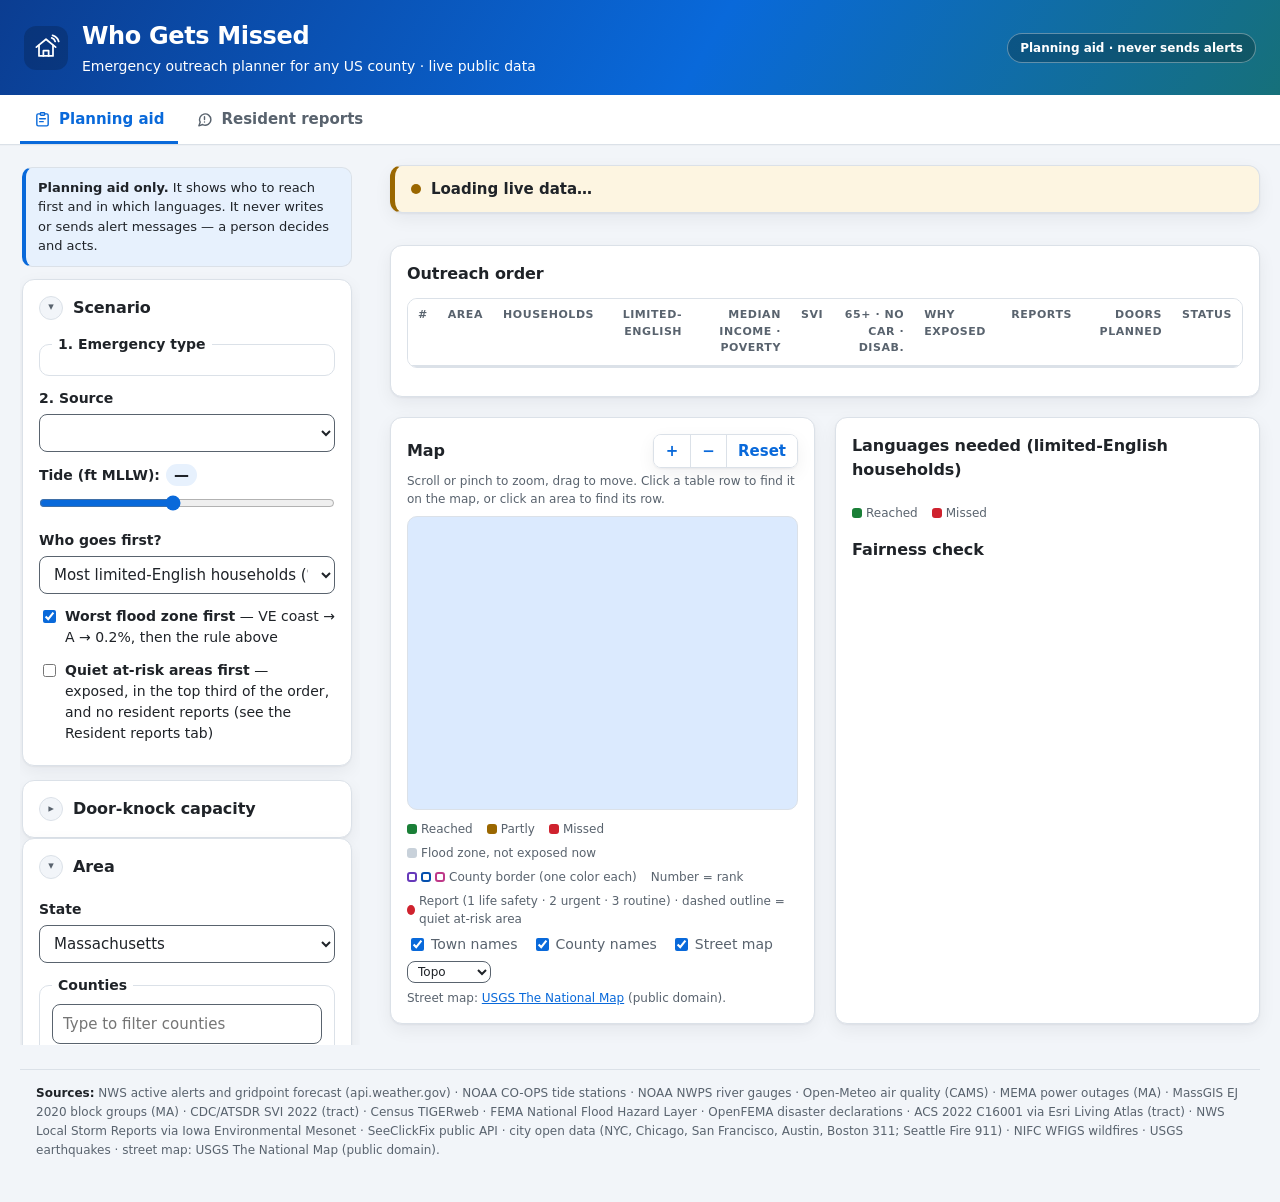
<file: demo/index.html>
<!doctype html>
<html lang="en">
<head>
<meta charset="utf-8">
<meta name="viewport" content="width=device-width,initial-scale=1">
<title>Who Gets Missed — Emergency Outreach Planner</title>
<style>
/* ---------- theme ---------- */
:root{color-scheme:light dark;
  --bg:#f2f5f9;--card:#ffffff;--fg:#1f2328;--muted:#59636e;--line:#dbe1e8;--accent:#0969da;--accent-ink:#0550ae;--accent-soft:#e7f1fd;
  --row-hl:#f3f8ff;--zebra:#f8fafc;--ok:#1a7f37;--ok-soft:#e9f6ec;--part:#9a6700;--part-soft:#fdf5e1;--miss:#cf222e;--miss-soft:#fdeeee;
  --water:#dbeafe;--land:#eef1f4;--zone:#c8d1da;--county:#6639ba;--cty0:#6639ba;--cty1:#0550ae;--cty2:#bf3989;--cty3:#1b7c83;--cty4:#7d4e2d;--cty5:#424a53;
  --hero1:#0b3d91;--hero2:#0969da;--hero3:#16707a;--radius:12px;
  --shadow:0 1px 2px rgba(15,23,42,.05),0 6px 18px rgba(15,23,42,.06);--shadow-lift:0 2px 4px rgba(15,23,42,.06),0 10px 24px rgba(15,23,42,.10)}
@media (prefers-color-scheme:dark){:root{
  --bg:#0d1117;--card:#161b22;--fg:#e6edf3;--muted:#9198a1;--line:#30363d;--accent:#4493f8;--accent-ink:#6cb0ff;--accent-soft:#10243f;
  --row-hl:#182433;--zebra:#1a2029;--ok:#3fb950;--ok-soft:#0f2a1a;--part:#d29922;--part-soft:#2b220c;--miss:#f85149;--miss-soft:#2d1416;
  --water:#102a43;--land:#21262d;--zone:#3d444d;--county:#d2a8ff;--cty0:#d2a8ff;--cty1:#79c0ff;--cty2:#ff9bce;--cty3:#56d4dd;--cty4:#c9a27e;--cty5:#b1bac4;
  --hero1:#0d2547;--hero2:#12407a;--hero3:#0f4f57;--shadow:0 1px 2px rgba(0,0,0,.4);--shadow-lift:0 4px 16px rgba(0,0,0,.5)}}
*{box-sizing:border-box}
[hidden]{display:none !important}
body{margin:0;font:15px/1.5 system-ui,-apple-system,"Segoe UI",Roboto,sans-serif;background:var(--bg);color:var(--fg);-webkit-font-smoothing:antialiased}
a{color:var(--accent)}
h1{margin:0;font-size:24px;font-weight:750;letter-spacing:-.015em}
h2{font-size:16px;font-weight:650;margin:0 0 12px;letter-spacing:-.005em}
.muted{color:var(--muted);font-size:12px}
.visually-hidden{position:absolute;width:1px;height:1px;overflow:hidden;clip:rect(0 0 0 0);white-space:nowrap}
:focus-visible{outline:2px solid var(--accent);outline-offset:2px}

/* ---------- header and tabs ---------- */
header.hero{display:flex;align-items:center;justify-content:space-between;gap:16px;flex-wrap:wrap;padding:18px 24px;color:#fff;
  background:linear-gradient(120deg,var(--hero1),var(--hero2) 55%,var(--hero3))}
.brand{display:flex;align-items:center;gap:14px}
.logo{width:44px;height:44px;flex:none;border-radius:12px;background:rgba(0,0,0,.18);padding:8px;color:#fff}
header.hero .sub{color:#fff;margin:2px 0 0;font-size:14px}
.hero-chip{margin:0;padding:5px 12px;border-radius:999px;font-size:12px;font-weight:600;color:#fff;background:rgba(0,0,0,.22);border:1px solid rgba(255,255,255,.35);white-space:nowrap}
.tabs{display:flex;gap:4px;padding:0 20px;background:var(--card);border-bottom:1px solid var(--line);box-shadow:0 1px 0 rgba(15,23,42,.02)}
.tabs button{width:auto;display:inline-flex;align-items:center;gap:8px;background:transparent;color:var(--muted);border:0;border-bottom:3px solid transparent;
  border-radius:0;padding:13px 14px 10px;margin:0;font-weight:650;box-shadow:none}
.tabs button:hover{color:var(--fg);background:transparent}
.tabs button[aria-selected="true"]{color:var(--accent);border-bottom-color:var(--accent);background:transparent}
.tabs button svg{width:17px;height:17px;flex:none}
.tabs .badge{margin-left:2px}
.banner{margin:14px 20px 0;padding:10px 14px;border-radius:10px;border:1px solid var(--line);border-left:4px solid var(--part);background:var(--part-soft);color:var(--fg);font-size:13px}

/* ---------- layout ---------- */
.layout{display:grid;grid-template-columns:350px 1fr;gap:20px;padding:20px;align-items:start}
/* Grid items may shrink below their content (wide table, long option text) instead of widening the page. */
.layout>*{min-width:0}
/* Left panel scrolls on its own and stays in view while the results scroll. */
.layout>aside{position:sticky;top:10px;max-height:calc(100vh - 20px);overflow-y:auto;overscroll-behavior:contain;padding:2px 8px 2px 2px;scrollbar-gutter:stable;scrollbar-width:thin}
@media (max-width:900px){.layout{grid-template-columns:1fr;padding:14px}.layout>aside{position:static;max-height:none;overflow:visible;padding:0}}
.card{background:var(--card);color:var(--fg);border:1px solid var(--line);border-radius:var(--radius);padding:16px;box-shadow:var(--shadow)}
aside .card+.card{margin-top:14px}
.grid2{display:grid;grid-template-columns:1fr 1fr;gap:20px;margin-top:20px}
@media (max-width:1100px){.grid2{grid-template-columns:1fr}}
.safety,.sos{margin:0 0 6px;padding:10px 12px;border-radius:10px;border:1px solid var(--line);border-left:4px solid var(--accent);background:var(--accent-soft);color:var(--fg);font-size:13px}
.sos{border-left-color:var(--miss);background:var(--miss-soft)}
footer.sources{margin:4px 20px 28px;padding:14px 16px;border-top:1px solid var(--line);color:var(--muted);font-size:12px;line-height:1.6}
footer.sources strong{color:var(--fg)}

/* ---------- collapsible left-panel cards ---------- */
details.fold>summary{display:flex;align-items:center;gap:10px;cursor:pointer;list-style:none;margin:-8px -10px;padding:8px 10px;border-radius:10px;transition:background-color .15s}
details.fold>summary:hover{background:var(--row-hl)}
details.fold>summary::-webkit-details-marker{display:none}
details.fold>summary::before{content:'▾';display:grid;place-items:center;width:22px;height:22px;flex:none;border-radius:50%;background:var(--bg);border:1px solid var(--line);
  color:var(--muted);font-size:11px;transition:transform .15s}
details.fold:not([open])>summary::before{transform:rotate(-90deg)}
details.fold>summary h2{margin:0}
details.fold>summary:focus-visible{outline:2px solid var(--accent);outline-offset:0}
details.fold[open]>summary{margin-bottom:6px}
.sumval{margin-left:auto;color:var(--muted);font-size:12px;font-weight:500;text-align:right;overflow:hidden;text-overflow:ellipsis;white-space:nowrap;max-width:55%}
details.fold[open]>summary .sumval:not(#quietCount){display:none}
#quietCount{padding:1px 8px;border-radius:999px;background:var(--bg);border:1px solid var(--line)}
#quietCount:empty{display:none}

/* ---------- form controls ---------- */
label{display:block;font-weight:600;margin:12px 0 5px;font-size:14px}
select,input[type=number],input[type=text]{width:100%;padding:8px 10px;border:1px solid var(--muted);border-radius:8px;background:var(--card);color:var(--fg);font:inherit;
  transition:border-color .15s,box-shadow .15s}
select:hover,input[type=number]:hover,input[type=text]:hover{border-color:var(--fg)}
select:focus-visible,input[type=number]:focus-visible,input[type=text]:focus-visible{outline:2px solid transparent;outline-offset:1px;border-color:var(--accent);box-shadow:0 0 0 3px var(--accent-soft),0 0 0 4px var(--accent)}
input[type=range]{width:100%;accent-color:var(--accent);margin:4px 0}
input[type=checkbox],input[type=radio]{accent-color:var(--accent)}
.tidehead{display:flex;align-items:baseline;gap:6px;margin:12px 0 5px}
.tidehead label{margin:0}
.tidehead output{font-weight:700;font-variant-numeric:tabular-nums;padding:0 8px;border-radius:999px;background:var(--accent-soft);color:var(--fg)}
fieldset{border:1px solid var(--line);border-radius:10px;margin:12px 0 0;padding:8px 12px 12px}
legend{font-weight:650;padding:0 6px;font-size:14px}
.hzset{margin-top:2px}
.hzgrid{display:grid;grid-template-columns:1fr 1fr;gap:8px}
.hzgrid label{display:flex;gap:8px;align-items:center;margin:0;padding:8px 10px;border:1px solid var(--line);border-radius:10px;font-weight:550;font-size:13px;cursor:pointer;
  background:var(--card);color:var(--fg);transition:border-color .15s,background-color .15s,box-shadow .15s}
.hzgrid label:hover{border-color:var(--accent);box-shadow:var(--shadow)}
.hzgrid label.on{border-color:var(--accent);background:var(--accent-soft);box-shadow:inset 3px 0 0 var(--accent);font-weight:700}
.hzgrid label:focus-within{outline:2px solid var(--accent);outline-offset:1px}
.hzgrid input{margin:0}
.towns{display:grid;grid-template-columns:1fr 1fr;gap:2px 8px;font-size:13px}
.towns label{font-weight:400;margin:0;display:flex;gap:6px;align-items:center;padding:2px 4px;border-radius:6px;font-size:13px}
.towns label:hover{background:var(--row-hl)}
.counties{max-height:190px;overflow:auto;padding:2px 4px}
.row2{display:grid;grid-template-columns:1fr 1fr;gap:10px}
.row3{display:grid;grid-template-columns:repeat(3,1fr);gap:10px}
.row3 label{font-size:12px}

/* ---------- buttons ---------- */
button{padding:9px 14px;border-radius:8px;border:1px solid var(--accent);background:var(--accent);color:var(--card);font:inherit;font-weight:650;cursor:pointer;width:100%;
  box-shadow:0 1px 2px rgba(15,23,42,.12);transition:background-color .15s,border-color .15s,box-shadow .15s,transform .05s}
button:hover{background:var(--accent-ink);border-color:var(--accent-ink)}
button:active{transform:translateY(1px)}
button.ghost{background:var(--card);color:var(--accent);border-color:var(--line);box-shadow:none}
button.ghost:hover{background:var(--accent-soft);border-color:var(--accent)}
button:disabled{opacity:.6;cursor:wait}
button[aria-pressed="true"],button[aria-pressed="true"]:hover{background:var(--miss);border-color:var(--miss);color:var(--card)}
.btns{display:grid;grid-template-columns:1fr 1fr;gap:8px;margin-top:8px}

/* ---------- status, alert, stats ---------- */
.status{list-style:none;margin:0;padding:0;font-size:12px}
.status li{display:grid;grid-template-columns:18px 1fr;gap:4px;padding:3px 0;border-bottom:1px dashed var(--line)}
.status li:last-child{border-bottom:0}
.status .ok{color:var(--ok)} .status .err{color:var(--miss)} .status .run{color:var(--part)}
.alert{display:flex;align-items:center;gap:10px;padding:12px 16px;border-radius:var(--radius);font-weight:650;margin-bottom:16px;border:1px solid var(--line);border-left-width:5px;
  background:var(--card);color:var(--fg);box-shadow:var(--shadow)}
.alert::before{content:'';width:10px;height:10px;flex:none;border-radius:50%;background:var(--muted)}
.alert.on{border-left-color:var(--miss);background:var(--miss-soft)}
.alert.on::before{background:var(--miss);box-shadow:0 0 0 0 var(--miss);animation:pulse 1.8s ease-out infinite}
.alert.off{border-left-color:var(--ok);background:var(--ok-soft)}
.alert.off::before{background:var(--ok)}
.alert.wait{border-left-color:var(--part);background:var(--part-soft)}
.alert.wait::before{background:var(--part)}
@keyframes pulse{0%{box-shadow:0 0 0 0 rgba(207,34,46,.45)}100%{box-shadow:0 0 0 10px rgba(207,34,46,0)}}
.stats{display:grid;grid-template-columns:repeat(5,1fr);gap:12px;margin-bottom:16px}
@media (max-width:1100px){.stats{grid-template-columns:repeat(3,1fr)}}
@media (max-width:640px){.stats{grid-template-columns:repeat(2,1fr)}}
.stat{background:var(--card);color:var(--fg);border:1px solid var(--line);border-top:3px solid var(--accent);border-radius:var(--radius);padding:12px 14px;box-shadow:var(--shadow)}
.stat b{display:block;font-size:26px;font-weight:750;letter-spacing:-.02em;line-height:1.15;font-variant-numeric:tabular-nums}
.stat span{color:var(--muted);font-size:12px}
.stat.bad{border-top-color:var(--miss);background:var(--miss-soft)}
.stat.bad b{color:var(--miss)}

/* ---------- table ---------- */
.tablewrap{overflow:auto;max-height:560px;border:1px solid var(--line);border-radius:10px}
table{width:100%;border-collapse:collapse;font-size:13px}
th,td{padding:8px 10px;border-bottom:1px solid var(--line);text-align:left;vertical-align:top}
thead th{position:sticky;top:0;z-index:1;background:var(--card);color:var(--muted);font-weight:650;font-size:11px;text-transform:uppercase;letter-spacing:.05em;border-bottom:2px solid var(--line)}
tbody tr:nth-child(even) td{background:var(--zebra)}
tbody tr:hover td{background:var(--row-hl)}
tbody tr:last-child td{border-bottom:0}
td.num,th.num{text-align:right;font-variant-numeric:tabular-nums}
td.key{font-weight:700}
.geo{color:var(--muted);font-size:11px}
.st-full{color:var(--ok);font-weight:650}
.st-partial{color:var(--part);font-weight:650}
.st-missed{color:var(--miss);font-weight:650}
tr.cut td{border-top:2px dashed var(--miss)}
tbody tr.hl td,tbody tr.hl:hover td{background:var(--row-hl);box-shadow:inset 0 1px 0 var(--accent),inset 0 -1px 0 var(--accent)}
tbody tr.hl td:first-child{box-shadow:inset 3px 0 0 var(--accent),inset 0 1px 0 var(--accent),inset 0 -1px 0 var(--accent)}
#tbl tbody tr{cursor:pointer}

/* ---------- languages ---------- */
.bars{display:grid;grid-template-columns:minmax(0,150px) 1fr minmax(0,100px);gap:8px 10px;align-items:center;font-size:13px}
.bars>.muted:only-child{grid-column:1/-1}
.bar{height:14px;border-radius:7px;background:var(--line);overflow:hidden;display:flex}
.bar i{display:block;height:100%}
.bar .r{background:var(--ok)}
.bar .m{background:var(--miss)}

/* ---------- reports ---------- */
.badge{margin-left:auto;font-size:11px;font-weight:700;padding:1px 7px;border-radius:999px;background:var(--miss);color:var(--card);white-space:nowrap}
.quiet{display:inline-block;margin-left:4px;font-size:11px;padding:0 7px;border-radius:999px;border:1px dashed var(--miss);color:var(--miss);font-weight:700;white-space:nowrap}
.sev{display:inline-block;min-width:24px;text-align:center;font-size:11px;font-weight:750;padding:2px 7px;border-radius:999px;color:var(--card)}
.sev1{background:var(--miss)} .sev2{background:var(--part)} .sev3{background:var(--muted)}
.queue{list-style:none;margin:0;padding:0;max-height:380px;overflow:auto;font-size:13px}
.queue li{display:grid;grid-template-columns:auto 1fr auto;gap:10px;align-items:start;padding:9px 8px;border-bottom:1px solid var(--line);border-radius:8px;cursor:pointer;
  transition:background-color .15s}
.queue li:last-child{border-bottom:0}
.queue li:hover{background:var(--row-hl)}
.queue li:focus-visible{outline:2px solid var(--accent);outline-offset:-2px}

/* ---------- map ---------- */
svg{width:100%;height:auto;display:block}
#map{max-height:640px;touch-action:none;cursor:grab;border:1px solid var(--line);border-radius:10px;background:var(--water)}
#map.dragging{cursor:grabbing}
#map.adding{cursor:crosshair;outline:2px dashed var(--miss);outline-offset:2px}
#map path{vector-effect:non-scaling-stroke}
.maphead{display:flex;justify-content:space-between;align-items:center;gap:8px}
.zoombtns{display:inline-flex;border:1px solid var(--line);border-radius:8px;overflow:hidden;box-shadow:var(--shadow)}
.zoombtns button{width:auto;min-width:36px;padding:5px 11px;border:0;border-radius:0;box-shadow:none}
.zoombtns button+button{border-left:1px solid var(--line)}
svg text{font-size:calc(11px * var(--lblk, 1));font-family:inherit;font-weight:700;paint-order:stroke;stroke-width:calc(3px * var(--lblk, 1))}
svg text.countylbl{font-size:calc(13px * var(--lblk, 1));font-weight:800;font-style:italic;letter-spacing:.1em;fill:var(--county);stroke:var(--card);stroke-width:calc(4px * var(--lblk, 1));stroke-linejoin:round}
svg text.townlbl{font-size:calc(10px * var(--lblk, 1));font-weight:600;letter-spacing:.06em;opacity:.85;stroke-width:calc(3.5px * var(--lblk, 1))}
.legend{display:flex;gap:6px 14px;flex-wrap:wrap;align-items:center;font-size:12px;color:var(--muted);margin-top:10px}
.legend>span{display:inline-flex;align-items:center}
.dot{display:inline-block;width:10px;height:10px;border-radius:3px;margin-right:4px;vertical-align:-1px}

@media (prefers-reduced-motion:reduce){*,*::before{transition:none !important;animation:none !important}}
</style>
</head>
<body>
<header class="hero">
  <div class="brand">
    <svg class="logo" viewBox="0 0 32 32" fill="none" stroke="currentColor" stroke-width="2" stroke-linecap="round" stroke-linejoin="round" aria-hidden="true">
      <path d="M5 15 16 6l11 9"/><path d="M8 13v12h16V13"/><path d="M13 25v-6h6v6"/>
      <path d="M22.5 4.5a6 6 0 0 1 4 4"/><path d="M23.5 1.5a10 10 0 0 1 7 7"/>
    </svg>
    <div>
      <h1>Who Gets Missed</h1>
      <p class="sub">Emergency outreach planner for any US county · live public data</p>
    </div>
  </div>
  <p class="hero-chip">Planning aid · never sends alerts</p>
</header>
<div class="tabs" role="tablist" aria-label="Sections">
  <button type="button" role="tab" id="tabPlan" aria-selected="true" aria-controls="panelPlan"><svg viewBox="0 0 24 24" fill="none" stroke="currentColor" stroke-width="2" stroke-linecap="round" stroke-linejoin="round" aria-hidden="true"><path d="M9 4H6a2 2 0 0 0-2 2v13a2 2 0 0 0 2 2h12a2 2 0 0 0 2-2V6a2 2 0 0 0-2-2h-3"/><rect x="9" y="2.5" width="6" height="3.5" rx="1"/><path d="M8 11h8M8 15h5"/></svg>Planning aid</button>
  <button type="button" role="tab" id="tabRep" aria-selected="false" aria-controls="panelRep" tabindex="-1"><svg viewBox="0 0 24 24" fill="none" stroke="currentColor" stroke-width="2" stroke-linecap="round" stroke-linejoin="round" aria-hidden="true"><path d="M21 12a8 8 0 0 1-11.6 7.1L4 21l1.9-5.2A8 8 0 1 1 21 12Z"/><path d="M12 8v4M12 15.5v.01"/></svg>Resident reports <span class="badge" id="tabRepCount" hidden></span></button>
</div>
<p class="banner" id="banner" hidden></p>

<main>
<div class="layout" id="panelPlan" role="tabpanel" aria-labelledby="tabPlan">
  <aside>
    <p class="safety" role="note" style="margin:0 0 12px"><strong>Planning aid only.</strong> It shows who to reach first and in which languages. It never writes or sends alert messages — a person decides and acts.</p>
    <details class="card fold" id="foldScenario" open>
      <summary><h2>Scenario</h2><span class="sumval" id="sumScenario"></span></summary>
      <fieldset class="hzset">
        <legend>1. Emergency type</legend>
        <div class="hzgrid" id="hazards"></div>
      </fieldset>
      <label for="event">2. Source</label>
      <select id="event"></select>
      <p class="muted" id="eventNote"></p>
      <p class="muted" id="countdown" role="timer" aria-live="off" style="font-variant-numeric:tabular-nums"></p>

      <div id="tideBox">
        <div class="tidehead"><label for="tide"><span id="tideLabel">Tide</span> (ft MLLW):</label> <output id="tideOut" for="tide">—</output></div>
        <input id="tide" type="range" min="8" max="18" step="0.1" value="12.5">
        <p class="muted" id="stageNote"></p>
      </div>

      <label for="rule">Who goes first?</label>
      <select id="rule">
        <option value="lep">Most limited-English households (%)</option>
        <option value="income">Lowest median income (Massachusetts only)</option>
        <option value="poverty">Most people below 150% of poverty (tract %)</option>
        <option value="svi">Highest CDC SVI</option>
        <option value="age65">Most adults 65+ (tract %)</option>
        <option value="noveh">Most homes without a car (tract %)</option>
        <option value="disabl">Most people with a disability (tract %)</option>
        <option value="size">Biggest group first (baseline)</option>
      </select>
      <label id="coastBox" style="font-weight:400;display:flex;gap:6px;align-items:flex-start">
        <input id="coastFirst" type="checkbox" checked style="margin-top:4px">
        <span><strong>Worst flood zone first</strong> — VE coast → A → 0.2%, then the rule above</span>
      </label>
      <label id="quietBox" style="font-weight:400;display:flex;gap:6px;align-items:flex-start">
        <input id="quietFirst" type="checkbox" style="margin-top:4px">
        <span><strong>Quiet at-risk areas first</strong> — exposed, in the top third of the order, and no resident reports (see the Resident reports tab)</span>
      </label>
    </details>

    <details class="card fold" id="foldCapacity">
      <summary><h2>Door-knock capacity</h2><span class="sumval" id="sumCapacity"></span></summary>
      <div class="row3">
        <div><label for="teams">Teams</label><input id="teams" type="number" min="0" max="500" value="20"></div>
        <div><label for="hours">Hours</label><input id="hours" type="number" min="0" max="72" value="8"></div>
        <div><label for="rate">Doors / hr</label><input id="rate" type="number" min="0" max="100" value="20"></div>
      </div>
      <p class="muted" id="capNote"></p>
      <button id="csv" type="button" style="margin-top:8px">Download outreach list (CSV)</button>
    </details>

    <div id="areaSlotPlan">
    <details class="card fold" id="areaCard" open>
      <summary><h2>Area</h2><span class="sumval" id="sumArea"></span></summary>
      <label for="state">State</label>
      <select id="state"></select>
      <fieldset>
        <legend>Counties <span class="muted" id="countyCount"></span></legend>
        <input id="countyFilter" type="text" placeholder="Type to filter counties" aria-label="Filter counties" autocomplete="off">
        <div class="towns counties" id="counties" style="margin-top:6px"></div>
      </fieldset>
      <p class="muted" id="areaNote">Massachusetts uses MassGIS EJ 2020 block groups. That layer has only Environmental Justice block groups, so other block groups are not shown. Other states use census tracts (CDC SVI).</p>
      <button id="load" type="button">Load live data</button>
      <div class="btns">
        <button id="saveSnap" type="button" class="ghost">Save snapshot</button>
        <button id="openSnap" type="button" class="ghost">Open snapshot</button>
      </div>
      <input id="snapFile" type="file" accept="application/json,.json" hidden>
      <ul class="status" id="status" aria-live="polite" style="margin-top:10px"></ul>
    </details>
    </div>
  </aside>

  <section aria-label="Outreach plan">
    <div id="alert" class="alert wait" role="status" aria-live="polite">Loading live data…</div>
    <div class="stats" id="stats"></div>

    <div class="card">
      <h2>Outreach order</h2>
      <div class="tablewrap">
        <table id="tbl">
          <caption class="visually-hidden">Exposed areas in outreach order, with planned doors and status</caption>
          <thead><tr>
            <th scope="col" class="num">#</th><th scope="col">Area</th>
            <th scope="col" class="num">Households</th><th scope="col" class="num">Limited-English</th>
            <th scope="col" class="num">Median income · poverty</th><th scope="col" class="num">SVI</th>
            <th scope="col" class="num">65+ · no car · disab.</th>
            <th scope="col" id="whyCol">Why exposed</th><th scope="col" class="num" id="repCol">Reports</th><th scope="col" class="num">Doors planned</th>
            <th scope="col">Status</th>
          </tr></thead>
          <tbody></tbody>
        </table>
      </div>
      <p class="muted" id="trace"></p>
    </div>

    <div class="grid2">
      <div id="mapSlotPlan">
      <div class="card" id="mapCard">
        <div class="maphead">
          <h2 style="margin:0">Map</h2>
          <div class="zoombtns" role="group" aria-label="Map zoom">
            <button type="button" id="zoomIn" class="ghost" aria-label="Zoom in" title="Zoom in">+</button>
            <button type="button" id="zoomOut" class="ghost" aria-label="Zoom out" title="Zoom out">−</button>
            <button type="button" id="zoomReset" class="ghost" aria-label="Show the whole area" title="Show the whole area">Reset</button>
          </div>
        </div>
        <p class="muted" style="margin:4px 0 8px" id="mapHelp">Scroll or pinch to zoom, drag to move. Click a table row to find it on the map, or click an area to find its row.</p>
        <svg id="map" viewBox="0 0 600 450" role="img" aria-labelledby="mapDesc" tabindex="0">
          <desc id="mapDesc">Map of block groups.</desc>
        </svg>
        <div class="legend">
          <span><i class="dot" style="background:var(--ok)"></i>Reached</span>
          <span><i class="dot" style="background:var(--part)"></i>Partly</span>
          <span><i class="dot" style="background:var(--miss)"></i>Missed</span>
          <span id="zoneLegend"><i class="dot" style="background:var(--zone)"></i>Flood zone, not exposed now</span>
          <span><i class="dot" style="border:2px solid var(--cty0);background:transparent"></i><i class="dot" style="border:2px solid var(--cty1);background:transparent"></i><i class="dot" style="border:2px solid var(--cty2);background:transparent"></i>County border (one color each)</span>
          <span>Number = rank</span>
          <span id="repLegend"><i class="dot" style="background:var(--miss);border-radius:50%"></i>Report (1 life safety · 2 urgent · 3 routine) · dashed outline = quiet at-risk area</span>
          <label style="margin:0;font-weight:400;display:inline-flex;gap:4px;align-items:center"><input id="townNames" type="checkbox" checked>Town names</label>
          <label style="margin:0;font-weight:400;display:inline-flex;gap:4px;align-items:center"><input id="countyNames" type="checkbox" checked>County names</label>
          <label style="margin:0;font-weight:400;display:inline-flex;gap:4px;align-items:center"><input id="baseMap" type="checkbox" checked>Street map</label>
          <select id="baseStyle" aria-label="Street map style" style="width:auto;padding:2px 6px;font-size:12px"><option value="topo">Topo</option><option value="imagery">Imagery</option></select>
        </div>
        <p class="muted" style="margin:6px 0 0" id="attrib">Street map: <a href="https://www.usgs.gov/programs/national-geospatial-program/national-map" target="_blank" rel="noopener">USGS The National Map</a> (public domain).</p>
      </div>
      </div>
      <div class="card">
        <h2>Languages needed (limited-English households)</h2>
        <div id="langs" class="bars"></div>
        <div class="legend"><span><i class="dot" style="background:var(--ok)"></i>Reached</span><span><i class="dot" style="background:var(--miss)"></i>Missed</span></div>
        <p class="muted" id="langNote"></p>
        <h2 style="margin-top:16px">Fairness check</h2>
        <p id="fair" style="margin:0"></p>
      </div>
    </div>
  </section>
</div>

<div class="layout" id="panelRep" role="tabpanel" aria-labelledby="tabRep" hidden>
  <aside>
    <p class="sos" role="note" style="margin:0 0 12px"><strong>Danger to life or a medical emergency? Call 911.</strong> This page collects reports for planning. It does not dispatch help.</p>
    <details class="card fold" id="foldLive" open>
      <summary><h2>Live incident reports</h2><span class="sumval" id="sumLive"></span></summary>
      <label style="font-weight:400;display:flex;gap:6px;align-items:flex-start">
        <input id="liveNws" type="checkbox" checked style="margin-top:4px">
        <span><strong>NWS storm reports</strong> — flooding, damage, downed wires and rescues reported by spotters, the public and officials</span>
      </label>
      <label style="font-weight:400;display:flex;gap:6px;align-items:flex-start">
        <input id="liveScf" type="checkbox" checked style="margin-top:4px">
        <span><strong>SeeClickFix resident requests</strong> — open requests to the city; only emergency-related ones (flooding, wires, trees, gas, ice, blocked roads)</span>
      </label>
      <label style="font-weight:400;display:flex;gap:6px;align-items:flex-start">
        <input id="liveCity" type="checkbox" checked style="margin-top:4px">
        <span><strong>City 311 / 911</strong> — <span id="liveCityNames">NYC, Chicago, San Francisco, Austin, Boston 311 and Seattle Fire 911, when that county is loaded</span></span>
      </label>
      <label style="font-weight:400;display:flex;gap:6px;align-items:flex-start">
        <input id="liveFire" type="checkbox" checked style="margin-top:4px">
        <span><strong>Wildfires</strong> — active fires (NIFC), anywhere in the US</span>
      </label>
      <label style="font-weight:400;display:flex;gap:6px;align-items:flex-start">
        <input id="liveQuake" type="checkbox" checked style="margin-top:4px">
        <span><strong>Earthquakes people felt</strong> — USGS "Did You Feel It?", anywhere in the US</span>
      </label>
      <label for="liveHours">Time window</label>
      <select id="liveHours"><option value="6">Last 6 hours</option><option value="24" selected>Last 24 hours</option><option value="72">Last 3 days</option><option value="168">Last 7 days</option><option value="720">Last 30 days</option><option value="2160">Last 90 days</option></select>
      <p class="muted" id="liveRepNote" style="margin:6px 0 0" aria-live="polite">Watching for new reports…</p>
    </details>
    <details class="card fold" id="foldAdd">
      <summary><h2>Add or import your own reports</h2><span class="sumval" id="sumAdd"></span></summary>
      <p class="muted" id="repArea" style="margin:0 0 6px"></p>
      <div class="row2">
        <div><label for="repType">Type</label><select id="repType"></select></div>
        <div><label for="repSev">Severity</label>
          <select id="repSev"><option value="1">1 · Life safety</option><option value="2">2 · Urgent</option><option value="3">3 · Routine</option></select></div>
      </div>
      <label for="repNote">Note <span class="muted">(optional)</span></label>
      <input id="repNote" type="text" maxlength="300" autocomplete="off" placeholder="e.g. water over the road, two cars stuck">
      <button id="repAdd" type="button" style="margin-top:8px" aria-pressed="false">Add a report on the map</button>
      <div class="btns">
        <button id="repImport" type="button" class="ghost">Import CSV</button>
        <button id="repExport" type="button" class="ghost">Export CSV</button>
        <button id="repSample" type="button" class="ghost">Load sample reports</button>
        <button id="repClear" type="button" class="ghost">Clear reports</button>
      </div>
      <input id="repFile" type="file" accept=".csv,text/csv" hidden>
      <p class="muted" id="repNoteLine">CSV columns: lat, lon, and optional type, severity, time, note.</p>
    </details>
    <details class="card fold" id="foldQuiet" open>
      <summary><h2>Quiet at-risk areas</h2><span class="sumval" id="quietCount"></span></summary>
      <p class="muted" style="margin:0 0 8px">Exposed in the current planning scenario, high in the outreach order, and nobody has reported anything. Silence here may mean people can't ask for help.</p>
      <ul class="queue" id="quietList"></ul>
    </details>
    <div id="areaSlotRep"></div>
  </aside>
  <section aria-label="Resident reports">
    <div id="mapSlotRep"></div>
    <div class="card" style="margin-top:16px">
      <h2>Incident queue <span class="muted" id="queueCount"></span></h2>
      <p class="muted" style="margin:0 0 8px">Resident reports, sorted by severity, then newest first. Click one to find it on the map. Medical and life-safety reports belong with 911.</p>
      <ul class="queue" id="queue"></ul>
    </div>
  </section>
</div>
</main>
<footer class="sources"><strong>Sources:</strong> NWS active alerts and gridpoint forecast (api.weather.gov) · NOAA CO-OPS tide stations · NOAA NWPS river gauges · Open-Meteo air quality (CAMS) · MEMA power outages (MA) · MassGIS EJ 2020 block groups (MA) · CDC/ATSDR SVI 2022 (tract) · Census TIGERweb · FEMA National Flood Hazard Layer · OpenFEMA disaster declarations · ACS 2022 C16001 via Esri Living Atlas (tract) · NWS Local Storm Reports via Iowa Environmental Mesonet · SeeClickFix public API · city open data (NYC, Chicago, San Francisco, Austin, Boston 311; Seattle Fire 911) · NIFC WFIGS wildfires · USGS earthquakes · street map: USGS The National Map (public domain).</footer>

<!-- Core: planning logic + live data adapters. No DOM here, so it runs headless in Node. -->
<script id="core">
var EMO = (function () {
  'use strict';

  var NOAA = 'https://api.tidesandcurrents.noaa.gov';
  var EJ_URL = 'https://arcgisserver.digital.mass.gov/arcgisserver/rest/services/AGOL/EJ2020/FeatureServer/0/query';
  var SVI_URL = 'https://onemap.cdc.gov/OneMapServices/rest/services/SVI/CDC_ATSDR_Social_Vulnerability_Index_2022_USA/FeatureServer/2/query';
  var NFHL_URL = 'https://hazards.fema.gov/arcgis/rest/services/public/NFHL/MapServer/28/query';
  var FEMA_URL = 'https://www.fema.gov/api/open/v2/DisasterDeclarationsSummaries';
  var TIGER_URL = 'https://tigerweb.geo.census.gov/arcgis/rest/services/TIGERweb/tigerWMS_ACS2022/MapServer';
  var LANG_URL = 'https://services.arcgis.com/P3ePLMYs2RVChkJx/ArcGIS/rest/services/ACS_Specific_Language_Spoken_by_English_Ability_Boundaries/FeatureServer/2/query';
  var APP = 'whogetsmissed';

  // States: [FIPS, postal code, name]. Massachusetts uses MassGIS block groups; everywhere else uses CDC census tracts.
  var STATES = [['01','AL','Alabama'],['02','AK','Alaska'],['04','AZ','Arizona'],['05','AR','Arkansas'],['06','CA','California'],
    ['08','CO','Colorado'],['09','CT','Connecticut'],['10','DE','Delaware'],['11','DC','District of Columbia'],['12','FL','Florida'],
    ['13','GA','Georgia'],['15','HI','Hawaii'],['16','ID','Idaho'],['17','IL','Illinois'],['18','IN','Indiana'],['19','IA','Iowa'],
    ['20','KS','Kansas'],['21','KY','Kentucky'],['22','LA','Louisiana'],['23','ME','Maine'],['24','MD','Maryland'],
    ['25','MA','Massachusetts'],['26','MI','Michigan'],['27','MN','Minnesota'],['28','MS','Mississippi'],['29','MO','Missouri'],
    ['30','MT','Montana'],['31','NE','Nebraska'],['32','NV','Nevada'],['33','NH','New Hampshire'],['34','NJ','New Jersey'],
    ['35','NM','New Mexico'],['36','NY','New York'],['37','NC','North Carolina'],['38','ND','North Dakota'],['39','OH','Ohio'],
    ['40','OK','Oklahoma'],['41','OR','Oregon'],['42','PA','Pennsylvania'],['44','RI','Rhode Island'],['45','SC','South Carolina'],
    ['46','SD','South Dakota'],['47','TN','Tennessee'],['48','TX','Texas'],['49','UT','Utah'],['50','VT','Vermont'],
    ['51','VA','Virginia'],['53','WA','Washington'],['54','WV','West Virginia'],['55','WI','Wisconsin'],['56','WY','Wyoming'],
    ['72','PR','Puerto Rico']];
  var AREA_DEFAULT = { state: '25', counties: ['25025'] };   // Suffolk County, MA (Boston)
  function stateInfo(fips) { var s = STATES.filter(function (x) { return x[0] === fips; })[0]; return s ? { fips: s[0], abbr: s[1], name: s[2] } : null; }

  // Emergency types. "flood" types use FEMA flood zones to decide who is exposed;
  // every other type exposes everyone inside the alert area (or the chosen towns, for a what-if).
  var HAZARDS = {
    coastal: { label: 'Coastal flood', flood: true },
    flood:   { label: 'Inland or flash flood', flood: true },
    heat:    { label: 'Extreme heat' },
    winter:  { label: 'Winter storm or extreme cold' },
    wind:    { label: 'Hurricane, high wind or severe storm' },
    power:   { label: 'Power outage' },
    air:     { label: 'Poor air quality' },
    other:   { label: 'Any other emergency' }
  };

  // NWS alerts that only matter at sea or on the beach, or are tests.
  var SKIP_EVENTS = /small craft|gale|marine|rip current|beach hazard|hazardous seas|brisk wind|test message|freezing spray|low water|dense fog|^storm (warning|watch)$|hurricane force wind (warning|watch)$/i;

  function classify(event) {
    var e = String(event || '');
    if (!e || SKIP_EVENTS.test(e)) return null;
    if (/coastal flood|storm surge|high surf/i.test(e)) return 'coastal';
    if (/flood/i.test(e)) return 'flood';
    if (/heat/i.test(e)) return 'heat';
    if (/winter|blizzard|ice storm|snow|sleet|freez|frost|cold|wind chill/i.test(e)) return 'winter';
    if (/hurricane|tropical|tornado|thunderstorm|wind|extreme wind/i.test(e)) return 'wind';
    if (/air quality|smoke|dust|ashfall/i.test(e)) return 'air';
    return 'other';
  }

  // Coastal alerts map to the flood stage NWS issues them for.
  function coastalStage(event) {
    if (/storm surge/i.test(event)) return 'Major';
    if (/high surf/i.test(event)) return 'Minor';
    if (/warning|watch/i.test(event)) return 'Moderate';
    return 'Minor';
  }

  // Planner-owned exposure rule: which FEMA zones count as flooding at each stage.
  // VE = coastal high-hazard (wave) zone, A = 1%/yr flood zone, X02 = 0.2%/yr flood zone.
  var TIERS = { Minor: ['VE'], Moderate: ['VE', 'A'], Major: ['VE', 'A', 'X02'] };
  var TIER_TEXT = 'Minor → VE wave zones · Moderate → + A zones (1%/yr) · Major → + 0.2%/yr zones';

  // ACS C16001: persons who speak English less than "very well", by language group.
  var LANGS = [['005', 'Spanish'], ['008', 'Haitian Creole / French'], ['011', 'German'],
               ['014', 'Russian / Slavic'], ['017', 'Other Indo-European (incl. Portuguese)'],
               ['020', 'Korean'], ['023', 'Chinese'], ['026', 'Vietnamese'], ['029', 'Tagalog'],
               ['032', 'Other Asian / Pacific'], ['035', 'Arabic'], ['038', 'Other']];
  var UNKNOWN_LANG = 'Language not loaded';

  // ---------- pure planning logic ----------

  function money(n) { return n == null ? '—' : '$' + Math.round(n).toLocaleString('en-US'); }
  function num(v) { v = Number(v); return isFinite(v) && v > 0 ? v : 0; }
  function r2(v) { return Math.round(v * 100) / 100; }

  function stageFor(tide, stages) {
    for (var i = 0; i < stages.length; i++) if (tide >= stages[i].ft) return stages[i].name;
    return null;
  }

  // Lowest stage at which this block group counts as flooded, or null if never.
  function floodsAt(zones, stages) {
    if (!zones || !zones.length) return null;
    var asc = stages.slice().sort(function (a, b) { return a.ft - b.ft; });
    for (var i = 0; i < asc.length; i++) {
      var tier = TIERS[asc[i].name] || [];
      for (var j = 0; j < zones.length; j++) if (tier.indexOf(zones[j]) >= 0) return asc[i];
    }
    return null;
  }

  function zoneCodes(features) {
    var s = {};
    (features || []).forEach(function (f) {
      var a = f.attributes || {};
      var z = String(a.FLD_ZONE || '').toUpperCase();
      var sub = String(a.ZONE_SUBTY || '');
      if (z.charAt(0) === 'V') s.VE = 1;
      else if (z.charAt(0) === 'A') s.A = 1;
      else if (z === 'X' && sub.indexOf('0.2') >= 0) s.X02 = 1;
    });
    return Object.keys(s).sort();
  }

  // Each rule is ONE plain sort on ONE real column. Missing values go last. No combined score.
  // col = table column the rule reads from (highlighted in the UI).
  var RULES = {
    lep:    { label: 'limited-English share, highest first', col: 3, key: function (r) { return r.LIMENGHHPCT == null ? null : -r.LIMENGHHPCT; } },
    income: { label: 'median household income (MA block groups), lowest first', col: 4, key: function (r) { return r.BG_MHHI; } },
    poverty:{ label: 'people below 150% of poverty % (SVI EP_POV150, tract), highest first', col: 4, key: function (r) { return r.POV150 == null ? null : -r.POV150; } },
    svi:    { label: 'CDC SVI, highest first',     col: 5, key: function (r) { return r.SVI == null ? null : -r.SVI; } },
    age65:  { label: 'adults 65+ % (SVI EP_AGE65, tract), highest first', col: 6, key: function (r) { return r.AGE65 == null ? null : -r.AGE65; } },
    noveh:  { label: 'homes without a car % (SVI EP_NOVEH, tract), highest first', col: 6, key: function (r) { return r.NOVEH == null ? null : -r.NOVEH; } },
    disabl: { label: 'people with a disability % (SVI EP_DISABL, tract), highest first', col: 6, key: function (r) { return r.DISABL == null ? null : -r.DISABL; } },
    size:   { label: 'household count, biggest first (baseline)', col: 2, key: function (r) { return -r.hh; } }
  };

  function comparator(rule) {
    return function (a, b) {
      var x = rule.key(a), y = rule.key(b);
      var xm = x == null || isNaN(x), ym = y == null || isNaN(y);
      if (xm !== ym) return xm ? 1 : -1;
      if (!xm && x !== y) return x < y ? -1 : 1;
      return a.id < b.id ? -1 : (a.id > b.id ? 1 : 0);
    };
  }

  // Worst flood zone a block group touches: 0 = VE (coastal wave zone), 1 = A (1%/yr), 2 = 0.2%/yr.
  function severity(r) {
    var z = r.zones || [];
    return z.indexOf('VE') >= 0 ? 0 : (z.indexOf('A') >= 0 ? 1 : 2);
  }
  var SEVERITY_TEXT = ['VE coast', 'A zone', '0.2% zone'];

  // ---------- alert areas ----------
  var centers = typeof WeakMap !== 'undefined' ? new WeakMap() : null;
  function center(r) {
    if (centers && centers.has(r)) return centers.get(r);
    var ring = r.rings && r.rings[0], c = null;
    if (ring && ring.length) {
      var x = 0, y = 0;
      ring.forEach(function (p) { x += p[0]; y += p[1]; });
      c = [x / ring.length, y / ring.length];
    }
    if (centers) centers.set(r, c);
    return c;
  }

  function inRing(pt, ring) {
    var inside = false;
    for (var i = 0, j = ring.length - 1; i < ring.length; j = i++) {
      var xi = ring[i][0], yi = ring[i][1], xj = ring[j][0], yj = ring[j][1];
      if ((yi > pt[1]) !== (yj > pt[1]) && pt[0] < (xj - xi) * (pt[1] - yi) / (yj - yi) + xi) inside = !inside;
    }
    return inside;
  }

  // area = { polys: [GeoJSON polygon coords], counties: ['25025', ...] }.
  // A polygon (storm-based warning) is used when NWS gives one; otherwise whole counties.
  function inArea(r, area) {
    if (!area) return true;
    if (area.polys && area.polys.length) {
      var c = center(r);
      if (!c) return false;
      return area.polys.some(function (poly) { return poly && poly[0] && inRing(c, poly[0]); });
    }
    return (area.counties || []).indexOf(String(r.geoid).slice(0, 5)) >= 0;
  }

  // Why a block group is exposed in this scenario: {why, stage?}; null = not exposed; undefined = unknown.
  function exposure(r, sc, stages) {
    if (sc.kind === 'live' && !sc.active) return null;            // live conditions below the planner rule
    if (sc.area && !inArea(r, sc.area)) return null;
    if (sc.towns && sc.towns.indexOf(String(r.town).toUpperCase()) < 0) return null;
    if (sc.near) {
      var c = center(r), rad = sc.radiusKm || GAUGE_KM;
      if (!c || !sc.near.some(function (p) { return km(c, p) <= rad; })) return null;
    }
    if (sc.hazard === 'coastal') {
      if (!r.zones) return undefined;
      var st = floodsAt(r.zones, stages);
      if (!st || !(st.ft <= sc.level)) return null;   // NaN level = no exposure, never everyone
      return { why: st.name + ' flood' + (st.nominal ? '' : ' (' + st.ft.toFixed(1) + ' ft)') + ' · ' + r.zones.join(', '), stage: st };
    }
    if (sc.hazard === 'flood') {
      if (!r.zones) return undefined;
      return r.zones.length ? { why: (sc.why ? sc.why + ' · ' : '') + 'FEMA flood zone ' + r.zones.join(', ') } : null;
    }
    return { why: sc.why || (sc.area ? 'In NWS alert area' : 'In selected area') };
  }

  function plan(rows, o) {
    var ruleId = RULES[o.rule] ? o.rule : 'lep';
    var rule = RULES[ruleId];
    var tide = Number(o.tide);
    var stages = o.stages || [];
    var capacity = Math.floor(num(o.teams) * num(o.hours) * num(o.rate));
    // Default scenario = coastal flood at the given tide (the original tide mode).
    var sc = o.scenario || { kind: 'tide', hazard: 'coastal', level: tide, area: null };
    var hz = HAZARDS[sc.hazard] ? sc.hazard : 'other';
    sc = { kind: sc.kind, hazard: hz, level: Number(sc.level), area: sc.area || null, alert: sc.alert || null,
           active: sc.active !== false, towns: sc.towns || null, near: sc.near || null, radiusKm: sc.radiusKm || null,
           why: sc.why || null, live: sc.live || null };
    var floodType = !!HAZARDS[hz].flood;

    var flooded = [], dry = 0, unknown = 0;
    rows.forEach(function (r) {
      var x = exposure(r, sc, stages);
      if (x === undefined) unknown++;
      else if (x) flooded.push({ row: r, why: x.why });
      else dry++;
    });
    var coastFirst = !!o.coastFirst && floodType;
    flooded.sort(function (a, b) {
      if (coastFirst) { var d = severity(a.row) - severity(b.row); if (d) return d; }
      return comparator(rule)(a.row, b.row);
    });

    // Resident reports: "quiet" = exposed, in the top third of this order, and no reports at all.
    // Those are the places most likely to be in trouble without anyone calling it in.
    var counts = o.reportCounts || null;
    if (counts) {
      var third = Math.ceil(flooded.length / 3);
      flooded.forEach(function (f, i) { f.reports = counts[f.row.id] || 0; f.quiet = i < third && f.reports === 0; });
      if (o.quietFirst) flooded = flooded.filter(function (f) { return f.quiet; }).concat(flooded.filter(function (f) { return !f.quiet; }));
    }

    var left = capacity;
    var items = flooded.map(function (f, i) {
      var r = f.row, doors = Math.min(r.hh, left);
      left -= doors;
      var frac = r.hh ? doors / r.hh : 1;
      return { rank: i + 1, row: r, why: f.why, doors: doors, frac: frac, reports: f.reports || 0, quiet: !!f.quiet,
               status: frac >= 1 ? 'full' : (frac > 0 ? 'partial' : 'missed') };
    });

    var t = { groups: items.length, hh: 0, reached: 0, lep: 0, lepReached: 0, capacity: capacity, dry: dry, unknown: unknown };
    var byLang = {};
    function addLang(k, n, frac) {
      if (!byLang[k]) byLang[k] = { lang: k, reached: 0, missed: 0 };
      byLang[k].reached += n * frac;
      byLang[k].missed += n * (1 - frac);
    }
    items.forEach(function (p) {
      var r = p.row, l = r.lepHH || 0;
      t.hh += r.hh; t.reached += p.doors; t.lep += l; t.lepReached += l * p.frac;
      if (!l) return;
      if (r.langs) Object.keys(r.langs).forEach(function (k) { addLang(k, l * r.langs[k], p.frac); });
      else addLang(UNKNOWN_LANG, l, p.frac);
    });
    t.lepReached = Math.round(t.lepReached);
    t.missed = t.hh - t.reached;
    t.lepMissed = t.lep - t.lepReached;
    t.quiet = items.filter(function (i) { return i.quiet; }).length;
    t.quietHH = items.reduce(function (n, i) { return n + (i.quiet ? i.row.hh : 0); }, 0);

    var langs = Object.keys(byLang).map(function (k) {
      var v = byLang[k];
      return { lang: k, reached: Math.round(v.reached), missed: Math.round(v.missed) };
    }).filter(function (l) { return l.reached + l.missed > 0; }).sort(function (a, b) {
      var la = a.lang === 'Other' || a.lang === UNKNOWN_LANG, lb = b.lang === 'Other' || b.lang === UNKNOWN_LANG;
      if (la !== lb) return la ? 1 : -1;
      return (b.reached + b.missed) - (a.reached + a.missed);
    });

    return { tide: tide, stage: hz === 'coastal' ? stageFor(sc.level, stages) : null, hazard: hz, floodType: floodType,
             scenario: sc, rule: ruleId, coastFirst: coastFirst, quietFirst: !!(counts && o.quietFirst),
             hasReports: !!counts, items: items, totals: t, langs: langs };
  }

  // One CSV cell. Text that starts with = + - @ (or a tab/CR) is prefixed with ' so a spreadsheet
  // shows it instead of running it as a formula; numbers are left as they are.
  function csvCell(v) {
    var text = typeof v === 'string';
    v = v == null ? '' : String(v);
    if (text && /^[=+\-@\t\r]/.test(v)) v = "'" + v;
    return /[",\r\n]/.test(v) ? '"' + v.replace(/"/g, '""') + '"' : v;
  }

  function toCSV(p) {
    var head = ['rank', 'geoid', 'town', 'block_group', 'households', 'limited_english_households', 'LIMENGHHPCT',
                'BG_MHHI', 'PCT_MINORITY', 'SVI', 'pct_age65_tract', 'pct_no_vehicle_tract', 'pct_disability_tract',
                'flood_zones', 'why_exposed', 'resident_reports', 'quiet_at_risk', 'doors_planned', 'status', 'top_languages'];
    function esc(v) { return csvCell(v); }
    var lines = [head.join(',')];
    p.items.forEach(function (it) {
      var r = it.row;
      var langs = r.langs ? Object.keys(r.langs).sort(function (a, b) { return r.langs[b] - r.langs[a]; })
        .filter(function (k) { return r.langs[k] >= 0.1; }).join('; ') : '';
      lines.push([it.rank, r.geoid, r.town, r.name, r.hh, r.lepHH, r.LIMENGHHPCT == null ? '' : r2(r.LIMENGHHPCT),
                  r.BG_MHHI, r.PCT_MINORITY == null ? '' : r2(r.PCT_MINORITY), r.SVI, r.AGE65, r.NOVEH, r.DISABL,
                  p.floodType ? (r.zones || []).join(' ') : '', it.why, p.hasReports ? it.reports : '', it.quiet ? 'yes' : '',
                  it.doors, it.status, langs].map(esc).join(','));
    });
    return lines.join('\n') + '\n';
  }

  // ---------- resident reports ----------
  // Types and their default severity (1 = life safety, 2 = urgent, 3 = routine). Planners can change it.
  var REPORT_TYPES = [['medical', 'Medical emergency', 1], ['help', 'Person needs help', 1], ['fire', 'Fire or smoke', 1],
    ['wire', 'Power line down', 2], ['flooding', 'Flooded road or home', 2], ['damage', 'Storm damage', 2],
    ['road', 'Road blocked or hazard', 2], ['tree', 'Fallen tree', 3], ['ice', 'Snow or ice hazard', 3],
    ['power', 'Power out', 3], ['quake', 'Earthquake felt', 2], ['other', 'Other', 3]];
  var SEV_TEXT = { 1: 'Life safety', 2: 'Urgent', 3: 'Routine' };
  function reportType(id) { return REPORT_TYPES.filter(function (t) { return t[0] === id; })[0] || REPORT_TYPES[REPORT_TYPES.length - 1]; }

  var boxes = typeof WeakMap !== 'undefined' ? new WeakMap() : null;
  function rowBox(r) {
    if (boxes && boxes.has(r)) return boxes.get(r);
    var b = [Infinity, Infinity, -Infinity, -Infinity];
    (r.rings || []).forEach(function (ring) { ring.forEach(function (p) {
      if (p[0] < b[0]) b[0] = p[0]; if (p[1] < b[1]) b[1] = p[1]; if (p[0] > b[2]) b[2] = p[0]; if (p[1] > b[3]) b[3] = p[1];
    }); });
    if (boxes) boxes.set(r, b);
    return b;
  }
  // Which area a point falls in (ray test on each ring), or null if outside every loaded area.
  function areaAt(pt, rows) {
    for (var i = 0; i < rows.length; i++) {
      var r = rows[i], b = rowBox(r);
      if (pt[0] < b[0] || pt[0] > b[2] || pt[1] < b[1] || pt[1] > b[3]) continue;
      var inside = false;
      (r.rings || []).forEach(function (ring) { if (inRing(pt, ring)) inside = !inside; });   // holes flip it back
      if (inside) return r;
    }
    return null;
  }
  function assignReports(reports, rows) {
    var counts = {};
    reports.forEach(function (rep) {
      var r = areaAt([rep.lon, rep.lat], rows);
      rep.areaId = r ? r.id : null;
      if (r) counts[r.id] = (counts[r.id] || 0) + 1;
    });
    return counts;
  }
  // Incident queue: one plain sort — severity first, then the newest report. No hidden score.
  function incidentQueue(reports) {
    return reports.slice().sort(function (a, b) {
      return (a.sev - b.sev) || (Date.parse(b.time) - Date.parse(a.time)) || (a.id < b.id ? -1 : 1);
    });
  }

  function parseCSV(text) {
    var rows = [], row = [], cell = '', q = false;
    for (var i = 0; i < text.length; i++) {
      var ch = text[i];
      if (q) { if (ch === '"') { if (text[i + 1] === '"') { cell += '"'; i++; } else q = false; } else cell += ch; }
      else if (ch === '"') q = true;
      else if (ch === ',') { row.push(cell); cell = ''; }
      else if (ch === '\n' || ch === '\r') { if (ch === '\r' && text[i + 1] === '\n') i++; row.push(cell); rows.push(row); row = []; cell = ''; }
      else cell += ch;
    }
    if (cell || row.length) { row.push(cell); rows.push(row); }
    return rows.filter(function (r) { return r.some(function (c) { return c.trim(); }); });
  }

  // CSV "type" text -> report type: exact id, then the full label, then keywords (wires before power,
  // floods before roads), else "other".
  var CSV_HINTS = [['medical', /medic|ambulanc|injur|hurt|sick|cardiac|breath/], ['help', /help|rescue|trapped|stranded|welfare|check on/],
    ['fire', /fire|smoke|gas/], ['wire', /wire|power ?line|lines? down|pole/], ['flooding', /flood|water/], ['tree', /tree|limb|branch/],
    ['road', /road|street|block|debris|sinkhole|cave/], ['damage', /damage|storm|roof/], ['ice', /\bic(e|y)\b|snow|sleet/],
    ['quake', /quake|shak/], ['power', /power|outage|electric/]];
  function csvType(raw) {
    raw = String(raw || '').trim().toLowerCase();
    if (!raw) return reportType('other');
    var t = REPORT_TYPES.filter(function (x) { return raw === x[0] || raw === x[1].toLowerCase(); })[0] ||
            REPORT_TYPES.filter(function (x) { return x[0] !== 'other' && raw.indexOf(x[1].toLowerCase()) >= 0; })[0];
    if (t) return t;
    for (var i = 0; i < CSV_HINTS.length; i++) if (CSV_HINTS[i][1].test(raw)) return reportType(CSV_HINTS[i][0]);
    return reportType('other');
  }

  // CSV with a header: lat, lon (or latitude/longitude/lng), and optional type, severity, time, note.
  function reportsFromCSV(text) {
    var t = parseCSV(String(text || '').replace(/^\uFEFF/, ''));
    if (t.length < 2) throw new Error('no rows');
    var head = t[0].map(function (h) { return h.trim().toLowerCase(); });
    function col() { for (var i = 0; i < arguments.length; i++) { var k = head.indexOf(arguments[i]); if (k >= 0) return k; } return -1; }
    var iLat = col('lat', 'latitude', 'y'), iLon = col('lon', 'lng', 'long', 'longitude', 'x');
    var iType = col('type', 'category', 'kind'), iSev = col('severity', 'sev', 'priority'), iTime = col('time', 'timestamp', 'reported', 'date'), iNote = col('note', 'notes', 'description', 'details');
    if (iLat < 0 || iLon < 0) throw new Error('needs lat and lon columns');
    var out = [], bad = 0;
    t.slice(1).forEach(function (r, n) {
      var lat = String(r[iLat] || '').trim() === '' ? NaN : Number(r[iLat]), lon = String(r[iLon] || '').trim() === '' ? NaN : Number(r[iLon]);
      if (!isFinite(lat) || !isFinite(lon) || Math.abs(lat) > 90 || Math.abs(lon) > 180) { bad++; return; }
      var raw = iType >= 0 ? String(r[iType] || '').toLowerCase() : '';
      var type = csvType(raw);
      var sv = iSev >= 0 ? String(r[iSev] || '').toLowerCase() : '';
      var sev = /^[123]$/.test(sv) ? +sv : /life|critical|high/.test(sv) ? 1 : /urgent|medium/.test(sv) ? 2 : /low|routine/.test(sv) ? 3 : type[2];
      // "2026-10-24" alone and "2026-10-24 10:00" are read as local time (Safari rejects the space form).
      var tv = iTime >= 0 ? String(r[iTime] || '').trim() : '';
      if (/^\d{4}-\d\d-\d\d$/.test(tv)) tv += 'T00:00';
      tv = tv.replace(/^(\d{4}-\d\d-\d\d) (\d)/, '$1T$2');
      var tm = tv ? Date.parse(tv) : NaN;
      out.push({ id: 'csv' + n + '-' + Math.round(lat * 1e5) + Math.round(lon * 1e5), lat: lat, lon: lon, type: type[0], sev: sev,
                 time: new Date(isFinite(tm) ? tm : Date.now()).toISOString(), note: iNote >= 0 ? String(r[iNote] || '').slice(0, 300) : '', source: 'csv' });
    });
    return { reports: out, skipped: bad };
  }

  function reportsToCSV(reports) {
    function esc(v) { return csvCell(v); }
    return ['lat,lon,type,severity,time,note,source,area_id'].concat(reports.map(function (r) {
      return [r.lat, r.lon, r.type, r.sev, r.time, r.note, r.source, r.areaId || ''].map(esc).join(',');
    })).join('\n') + '\n';
  }

  // SAMPLE reports for a demo. They are drawn where reporting is easiest — more households, fewer
  // limited-English homes, lower SVI — to show the gap the "quiet" flag catches. Clearly marked sample.
  function sampleReports(rows, hazard, seed) {
    var s = seed >>> 0 || 1;
    function rnd() { s = (s * 1664525 + 1013904223) >>> 0; return s / 4294967296; }
    var mix = { coastal: ['flooding', 'flooding', 'help', 'tree', 'power'], flood: ['flooding', 'flooding', 'help', 'tree'],
      heat: ['medical', 'help', 'power', 'help'], winter: ['tree', 'wire', 'power', 'help', 'medical'],
      wind: ['tree', 'tree', 'wire', 'power', 'help'], power: ['power', 'power', 'wire', 'help', 'medical'],
      air: ['medical', 'help', 'other'], other: ['help', 'other', 'tree', 'medical'] }[hazard] || ['help', 'other'];
    var cand = rows.filter(function (r) { return r.rings && r.hh > 0; });
    var w = cand.map(function (r) { return r.hh * (1 - (r.LIMENGHHPCT || 0) / 100) * (1 - 0.6 * (r.SVI == null ? 0.5 : r.SVI)); });
    var tot = w.reduce(function (a, b) { return a + b; }, 0), n = Math.min(150, Math.max(15, Math.round(cand.length * 0.12))), out = [];
    for (var k = 0; k < n && tot > 0; k++) {
      var x = rnd() * tot, i = 0;
      while (i < w.length - 1 && x > w[i]) { x -= w[i]; i++; }
      var r = cand[i], b = rowBox(r), pt = null;
      for (var tries = 0; tries < 30 && !pt; tries++) {
        var p = [b[0] + rnd() * (b[2] - b[0]), b[1] + rnd() * (b[3] - b[1])];
        var inside = false;
        r.rings.forEach(function (ring) { if (inRing(p, ring)) inside = !inside; });
        if (inside) pt = p;
      }
      if (!pt) continue;
      var type = reportType(mix[Math.floor(rnd() * mix.length)]);
      out.push({ id: 'sample' + k, lat: Math.round(pt[1] * 1e5) / 1e5, lon: Math.round(pt[0] * 1e5) / 1e5, type: type[0], sev: type[2],
                 time: new Date(Date.now() - Math.round(rnd() * 12 * 3600000)).toISOString(), note: 'SAMPLE report for the demo', source: 'sample' });
    }
    return out;
  }

  // ---------- live incident reports ----------
  // Bounding box [w, s, e, n] of the loaded areas.
  function areaBox(rows) {
    var b = [Infinity, Infinity, -Infinity, -Infinity];
    rows.forEach(function (r) { var q = rowBox(r); b[0] = Math.min(b[0], q[0]); b[1] = Math.min(b[1], q[1]); b[2] = Math.max(b[2], q[2]); b[3] = Math.max(b[3], q[3]); });
    return b;
  }
  function inBox(lon, lat, b) { return lon >= b[0] && lon <= b[2] && lat >= b[1] && lat <= b[3]; }
  function clip(s, n) { s = String(s || '').replace(/\s+/g, ' ').trim(); return s.length > n ? s.slice(0, n - 1) + '…' : s; }

  // NWS Local Storm Reports: what trained spotters, the public, police and emergency managers told
  // the Weather Service. Only impact reports count as incidents; pure measurements (rain totals,
  // gusts, hail size, snow depth) are skipped.
  var LSR_TYPES = {
    'FLASH FLOOD': ['flooding', 2], 'FLOOD': ['flooding', 2], 'COASTAL FLOOD': ['flooding', 2], 'LAKESHORE FLOOD': ['flooding', 2],
    'STORM SURGE': ['flooding', 2], 'TSTM WND DMG': ['damage', 2], 'NON-TSTM WND DMG': ['damage', 2], 'MARINE TSTM WND DMG': ['damage', 2],
    'DOWNBURST': ['damage', 2], 'TORNADO': ['damage', 1], 'LIGHTNING': ['damage', 2], 'WILDFIRE': ['fire', 1],
    'DEBRIS FLOW': ['road', 2], 'LANDSLIDE': ['road', 2], 'DUST STORM': ['road', 2], 'SNOW SQUALL': ['road', 2], 'AVALANCHE': ['help', 1],
    'SNOW/ICE DMG': ['ice', 2], 'ICE STORM': ['ice', 2], 'FREEZING RAIN': ['ice', 3], 'BLIZZARD': ['ice', 2], 'HEAVY SNOW': ['ice', 3], 'SLEET': ['ice', 3],
    'EXCESSIVE HEAT': ['help', 2], 'EXTREME HEAT': ['help', 2], 'EXTR WIND CHILL': ['help', 2], 'EXTREME COLD': ['help', 2]
  };
  var LIFE = /rescu|trapped|stranded|swept|injur|fatal|killed|died|missing|evacuat/i;
  function lsrKind(typetext, remark) {
    var t = LSR_TYPES[String(typetext || '').toUpperCase()];
    if (!t) return null;
    if (LIFE.test(remark)) return ['help', 1];
    if (t[0] === 'damage' || t[0] === 'ice') {
      if (/power ?lines?|wires?|utility pole|lines? down/i.test(remark)) return ['wire', 2];
      if (/\btrees?\b|\blimbs?\b|\bbranch/i.test(remark) && t[1] > 1) return ['tree', 2];
    }
    return t;
  }
  function loadStormReports(box, abbr, hours) {
    var now = Date.now(), iso = function (ms) { return new Date(ms).toISOString().slice(0, 16) + 'Z'; };
    var url = 'https://mesonet.agron.iastate.edu/geojson/lsr.geojson?sts=' + iso(now - hours * 3600000) + '&ets=' + iso(now) +
              (abbr ? '&states=' + abbr : '');
    return getJSON(url).then(function (j) {
      var out = [];
      (j.features || []).forEach(function (f, n) {
        var p = f.properties || {}, lon = Number(p.lon), lat = Number(p.lat);
        if (!isFinite(lon) || !isFinite(lat) || !inBox(lon, lat, box)) return;
        var k = lsrKind(p.typetext, p.remark);
        if (!k) return;
        var mag = p.magnitude && p.magnitude !== '0' ? ' ' + p.magnitude + (p.unit ? ' ' + String(p.unit).toLowerCase() : '') : '';
        out.push({ id: 'nws-' + (p.product_id || n) + '-' + Math.round(lat * 1e4) + Math.round(lon * 1e4) + '-' + String(p.typetext).replace(/\W/g, ''),
          lat: lat, lon: lon, type: k[0], sev: k[1], time: new Date(Date.parse(p.valid) || now).toISOString(),
          note: clip(p.typetext.charAt(0) + p.typetext.slice(1).toLowerCase() + mag + ' near ' + (p.city || '?') +
                (p.remark ? ': ' + p.remark : '') + (p.source ? ' (' + p.source + ')' : ''), 300),
          source: 'nws', live: true,
          url: 'https://mesonet.agron.iastate.edu/p.php?pid=' + encodeURIComponent(p.product_id || '') });
      });
      return out;
    });
  }

  // SeeClickFix: requests residents file with their city (a public 311 network used by many US
  // towns). Most are everyday issues, so only emergency-related ones are kept.
  // Rules run on the request's title first (the city's category plus the resident's summary). The
  // free-text description is noisy ("fire hydrant", "tree trim"), so it gets its own stricter test.
  // [title test, description test or null, type, severity]
  var SCF_RULES = [
    [/^(?!.*non[- ]?emergency).*?(?:gas (leak|odor|smell)|smell(s)? (of )?gas|\bfire\b(?! hydrant| alarm| lane| station| dep| code| damage| inspect)|smoke(?! detector| alarm))/i,
     /gas (leak|odor|smell)|smell(s)? (of )?gas|(is|are|was|caught) on fire|house fire|smoke (is )?(coming|pouring)/i, 'fire', 1],
    [/wellness|welfare check|person (in need|down)|no heat|without heat|heat(ing)? (out|not working)/i, null, 'help', 2],
    [/(power|electric|utility) ?(line|wire)s? (down|fallen|sparking|hanging)|(down(ed)?|fallen|sparking|hanging) (power |electric |utility )?(line|wire)s?|wires? down|pole down/i,
     /(power|electric|utility) (line|wire)s? (down|fallen|sparking)|(downed|fallen|sparking) (power |electric |utility )?(line|wire)s?|wires? (are )?down/i, 'wire', 2],
    [/catch ?basin|storm drain|clogged drain|drain (clog|block)/i, null, 'flooding', 3],
    [/flood(?! ?light)|standing water|water (in|on|over) (the )?(street|road|basement|home)|sewer back|sewage back|sewer\b.*\bbackup|under water|water main break/i,
     /(street|road|basement|home|house|school) (is )?(completely )?flood(ed|ing)|flooding (in|on) (the )?(street|road|basement|home)|water over the road/i, 'flooding', 2],
    [/sink ?hole|cave[- ]?in|road (collapse|closed|blocked|hazard)|(road|street|storm) debris|debris (in|on|blocking) (the )?(road|street)|blocking (the )?(street|road)|traffic signal (out|down|not working|knockdown)|signal out/i, null, 'road', 2],
    [/(tree|limb|branch)e?s? (down|fallen|fell|blocking)|(down(ed)?|fallen) (tree|limb|branch)|tree emergency|hanging limb|has fallen|fallen down|will fall|fallen tree/i,
     /(tree|limb|branch)e?s? (is |are )?(down|fell|fallen)|(downed|fallen) (tree|limb|branch)|(tree|limb) (is )?blocking (the )?(road|street)/i, 'tree', 3],
    [/power (out|outage)|no power|power outage/i, null, 'power', 3],
    [/\bic(e|y)\b|snow|unplowed|unshoveled|unshovelled|sleet|slippery/i, null, 'ice', 3]
  ];
  // Never incidents, even when a keyword matches ("Smoke Free Area", "Lost Item in Storm Drain").
  var SCF_SKIP = /lost item|fire escape|exhaust|food vendor|air quality|swimming pool|container - over|mosquito|smok(ing|e[- ]free)|vaping|planting|graffiti|noise|parking|pruning|tree trim|inspection only|information only/i;
  function scfKind(title, desc) {
    var i;
    if (SCF_SKIP.test(title)) return null;
    for (i = 0; i < SCF_RULES.length; i++) if (SCF_RULES[i][0].test(title)) return [SCF_RULES[i][2], SCF_RULES[i][3]];
    for (i = 0; i < SCF_RULES.length; i++) if (SCF_RULES[i][1] && SCF_RULES[i][1].test(desc || '')) return [SCF_RULES[i][2], SCF_RULES[i][3]];
    return null;
  }
  // Up to MAX_PAGES x 100 requests (newest first); page 1 tells how many pages exist, the rest load 2 at a time.
  var SCF_MAX_PAGES = 20;
  function loadResidentIssues(box, hours) {
    var after = new Date(Date.now() - hours * 3600000).toISOString().slice(0, 19) + 'Z', out = [];
    function url(n) {
      return 'https://seeclickfix.com/api/v2/issues?' + qs({ min_lat: box[1], min_lng: box[0], max_lat: box[3], max_lng: box[2],
        status: 'open,acknowledged', after: after, per_page: 100, page: n });
    }
    function take(j) {
      (j.issues || []).forEach(function (s) {
        var lat = Number(s.lat), lon = Number(s.lng);
        if (!isFinite(lat) || !isFinite(lon)) return;
        var title = s.summary || (s.request_type && s.request_type.title) || '';
        var k = scfKind(title, s.description);
        if (!k) return;
        out.push({ id: 'scf-' + s.id, lat: lat, lon: lon, type: k[0], sev: k[1], time: new Date(Date.parse(s.created_at) || Date.now()).toISOString(),
          note: clip(title + (s.description ? ': ' + s.description : '') + (s.address ? ' — ' + s.address : ''), 300),
          source: 'scf', live: true, url: s.html_url || '' });
      });
    }
    return getJSON(url(1)).then(function (j) {
      take(j);
      var pg = j.metadata && j.metadata.pagination, total = pg && pg.pages ? Number(pg.pages) : 1, last = Math.min(total, SCF_MAX_PAGES);
      var rest = [];
      for (var n = 2; n <= last; n++) rest.push(n);
      function batch() {
        if (!rest.length) return Promise.resolve();
        // Two at a time: SeeClickFix rate-limits bursts (HTTP 429). A failed page keeps what loaded so far.
        return Promise.all(rest.splice(0, 2).map(function (n) { return getJSON(url(n)).then(take); })).then(batch, function () {
          out.partial = true; rest = [];
        });
      }
      return batch().then(function () {
        var seen = {}, partial = !!out.partial;
        out = out.filter(function (r) { return seen[r.id] ? false : (seen[r.id] = 1); });   // pages can shift while loading
        out.partial = partial;
        out.truncated = total > SCF_MAX_PAGES;
        out.scanned = Math.min(total, SCF_MAX_PAGES) * 100;
        return out;
      });
    });
  }

  // ---------- city 311 and 911 feeds (open data portals) ----------
  // Picked automatically when a loaded county is one of these. The server filter only trims volume;
  // the same rules as SeeClickFix decide what counts. Closed requests are skipped.
  var CITY_FEEDS = [
    { key: 'nyc', name: 'NYC 311', counties: ['36005', '36047', '36061', '36081', '36085'], tz: 'America/New_York',
      host: 'data.cityofnewyork.us', id: 'erm2-nwe9', time: 'created_date', lat: 'latitude', lon: 'longitude', idf: 'unique_key',
      title: ['complaint_type', 'descriptor'], addr: 'incident_address', status: 'status' },
    { key: 'chi', name: 'Chicago 311', counties: ['17031'], tz: 'America/Chicago',
      host: 'data.cityofchicago.org', id: 'v6vf-nfxy', time: 'created_date', lat: 'latitude', lon: 'longitude', idf: 'sr_number',
      title: ['sr_type'], addr: 'street_address', status: 'status', where: 'duplicate = false' },
    { key: 'sf', name: 'San Francisco 311', counties: ['06075'], tz: 'America/Los_Angeles',
      host: 'data.sfgov.org', id: 'vw6y-z8j6', time: 'requested_datetime', lat: 'lat', lon: 'long', idf: 'service_request_id',
      title: ['service_name', 'service_subtype'], addr: 'address', status: 'status_description' },
    { key: 'atx', name: 'Austin 311', counties: ['48453'], tz: 'America/Chicago',
      host: 'data.austintexas.gov', id: 'xwdj-i9he', time: 'sr_created_date', lat: 'sr_location_lat', lon: 'sr_location_long', idf: 'sr_number',
      title: ['sr_type_desc'], addr: 'sr_location', status: 'sr_status_desc' },
    { key: 'sea', name: 'Seattle Fire 911', counties: ['53033'], tz: 'America/Los_Angeles', is911: true,
      host: 'data.seattle.gov', id: 'kzjm-xkqj', time: 'datetime', lat: 'latitude', lon: 'longitude', idf: 'incident_number',
      title: ['type'], addr: 'address' },
    { key: 'bos', name: 'Boston 311', counties: ['25025'], tz: 'UTC', ckan: true,   // open_date is stored as UTC text
      host: 'data.boston.gov', id: '254adca6-64ab-4c5c-9fc0-a6da622be185', time: 'open_date', lat: 'latitude', lon: 'longitude', idf: 'case_id',
      title: ['service_name', 'case_topic'], addr: 'full_address', status: 'case_status' }
  ];
  var CITY_KW = ['FLOOD', 'WATER ON', 'WATER IN', 'BASEMENT', 'SEWER', 'SEWAGE', 'CAVE', 'SINK', 'TREE EMERG', 'FALLEN', 'FALL', 'LIMB', 'BRANCH',
    'WIRE', 'POWER', 'GAS', 'ODOR', 'SMOKE', 'FIRE', 'SNOW', 'ICY', 'SIGNAL', 'DEBRIS', 'STANDING WATER', 'WATER MAIN', 'DRAIN', 'CATCH BASIN',
    'OUTAGE', 'HAZARD', 'RESCUE', 'ELECTRICAL', 'HAZMAT', 'FUEL', 'WATER JOB'];
  var CITY_NOT = ['GARBAGE', 'LITTER', 'GRAFFITI', 'PARKING', 'NOISE', 'ENCAMPMENT', 'RECYCL', 'DUMPING', 'ABANDONED', 'SWEEP', 'CLEANING'];
  // 911 dispatch types (Seattle Fire). Medical calls are left out: they are private and not a planning signal.
  function fire911Kind(t) {
    if (/alarm|illegal burn|test|false/i.test(t)) return null;
    if (/rescue (water|extrication|rope|trench|confined|swift|heavy)|water rescue/i.test(t)) return ['help', 1];
    if (/water job|flood/i.test(t)) return ['flooding', /major/i.test(t) ? 1 : 2];
    if (/gas leak|(^|[^-])\bhazmat|hazardous mat|fire in (a )?(building|single|residen|commercial|high)|house fire|brush fire|wildland|w\/exp|major/i.test(t)) return ['fire', 1];
    if (/natural gas|fuel spill|fire/i.test(t)) return ['fire', 2];   // gas odor, rubbish/dumpster/car fires
    if (/wires? down|electrical problem|transformer/i.test(t)) return ['wire', 2];
    if (/tree/i.test(t)) return ['tree', 3];
    return null;
  }
  function cityFeedsFor(counties) {
    return CITY_FEEDS.filter(function (f) { return f.counties.some(function (c) { return counties.indexOf(c) >= 0; }); });
  }
  // "YYYY-MM-DD HH:MM:SS" wall-clock time in a zone (open-data portals store local time without a zone).
  function wallClock(ms, tz) {
    var p = {};
    new Intl.DateTimeFormat('en-US', { timeZone: tz, hourCycle: 'h23', year: 'numeric', month: '2-digit', day: '2-digit',
      hour: '2-digit', minute: '2-digit', second: '2-digit' }).formatToParts(new Date(ms)).forEach(function (x) { p[x.type] = x.value; });
    return p.year + '-' + p.month + '-' + p.day + ' ' + p.hour + ':' + p.minute + ':' + p.second;
  }
  function loadCityFeed(f, box, hours) {
    var now = Date.now(), since = wallClock(now - hours * 3600000, f.tz);
    // Zone offset (whole minutes) at a given moment; DST changes inside the window are handled per record.
    function offsetAt(ms) { return Math.round((Date.parse(wallClock(ms, f.tz).replace(' ', 'T') + 'Z') - ms) / 60000) * 60000; }
    function toIso(v) {
      v = String(v || '');
      if (/([+-]\d\d(:?\d\d)?|Z)$/.test(v)) {
        var z = Date.parse(v.replace(' ', 'T').replace(/([+-]\d\d)$/, '$1:00'));
        if (isFinite(z)) return new Date(z).toISOString();
      }
      var ms = Date.parse(v.replace(' ', 'T').slice(0, 19) + 'Z');
      if (!isFinite(ms)) return new Date(now).toISOString();
      var guess = ms - offsetAt(ms);
      return new Date(ms - offsetAt(guess)).toISOString();
    }
    var like = [], skip = [];
    f.title.forEach(function (fld) { CITY_KW.forEach(function (k) {
      like.push(f.ckan ? 'upper("' + fld + '") LIKE \'%' + k + '%\'' : 'upper(' + fld + ") like '%" + k + "%'");
    }); });
    // Very common everyday categories ("garbage_and_debris", "Litter & Debris") would fill the 1,000-row
    // limit and crowd out real incidents, so they are left out on the server. A NULL field never excludes.
    f.title.forEach(function (fld) {
      var q = f.ckan ? '"' + fld + '"' : fld;
      skip.push('(' + q + ' IS NULL OR NOT (' + CITY_NOT.map(function (k) {
        return (f.ckan ? 'upper(' + q + ") LIKE '%" : 'upper(' + q + ") like '%") + k + "%'"; }).join(' OR ') + '))');
    });
    var req, cols = [f.time, f.lat, f.lon, f.idf, f.addr, f.status].concat(f.title).filter(function (v, i, arr) { return v && arr.indexOf(v) === i; });
    var limit = hours >= 168 ? 5000 : 1000;          // only the columns used, so a bigger limit stays small
    if (f.ckan) {
      var sql = 'SELECT ' + cols.map(function (k) { return '"' + k + '"'; }).join(', ') + ' FROM "' + f.id + '" WHERE "' + f.time + '" > \'' + since + '\' AND "' + f.lat + '" IS NOT NULL AND (' + like.join(' OR ') +
                ') AND ' + skip.join(' AND ') + ' ORDER BY "' + f.time + '" DESC LIMIT ' + limit;
      req = getJSON('https://' + f.host + '/api/3/action/datastore_search_sql?sql=' + encodeURIComponent(sql)).then(function (j) { return (j.result && j.result.records) || []; });
    } else {
      var where = f.time + " > '" + since.replace(' ', 'T') + "' AND " + f.lat + ' IS NOT NULL AND (' + like.join(' OR ') + ') AND ' + skip.join(' AND ') +
                  (f.where ? ' AND ' + f.where : '');
      req = getJSON('https://' + f.host + '/resource/' + f.id + '.json?' + qs({ $select: cols.join(','), $where: where, $order: f.time + ' DESC', $limit: limit }));
    }
    return req.then(function (rows) {
      var out = [];
      rows.forEach(function (r) {
        var lat = Number(r[f.lat]), lon = Number(r[f.lon]);
        if (!isFinite(lat) || !isFinite(lon) || !lat || !inBox(lon, lat, box)) return;
        if (f.status && /clos|complet|resolv|cancel/i.test(r[f.status] || '')) return;
        var title = f.title.map(function (k) { return r[k]; }).filter(function (v, i, a) { return v && a.indexOf(v) === i; }).join(' — ').replace(/_/g, ' ');
        var k = f.is911 ? fire911Kind(title) : scfKind(title, '');
        if (!k) return;
        out.push({ id: f.key + '-' + r[f.idf], lat: lat, lon: lon, type: k[0], sev: k[1], time: toIso(r[f.time]),
          note: clip(title + (r[f.addr] ? ' — ' + r[f.addr] : ''), 300), source: 'city', srcName: f.name, live: true,
          url: f.ckan ? 'https://data.boston.gov/dataset/311-service-requests' : 'https://' + f.host + '/d/' + f.id });
      });
      return out;
    });
  }

  // ---------- wildfires (NIFC WFIGS current incidents) and felt earthquakes (USGS) ----------
  function loadWildfires(box) {
    var url = 'https://services3.arcgis.com/T4QMspbfLg3qTGWY/arcgis/rest/services/WFIGS_Incident_Locations_Current/FeatureServer/0/query?' + qs({
      where: "IncidentTypeCategory='WF' AND FireOutDateTime IS NULL", geometry: box.join(','), geometryType: 'esriGeometryEnvelope', inSR: '4326',
      spatialRel: 'esriSpatialRelIntersects', outSR: '4326', resultRecordCount: 500, f: 'json',
      outFields: 'IncidentName,FireDiscoveryDateTime,IncidentSize,PercentContained,UniqueFireIdentifier,POOCounty' });
    return getJSON(url).then(function (j) {
      if (j.error) throw new Error(j.error.message || 'NIFC error');
      return (j.features || []).filter(function (f) { return f.geometry; }).map(function (f) {
        var a = f.attributes || {}, size = Number(a.IncidentSize) || 0, pc = a.PercentContained == null ? null : Number(a.PercentContained);
        var sev = pc != null && pc >= 100 ? 3 : size >= 100 ? 1 : 2;
        return { id: 'nifc-' + (a.UniqueFireIdentifier || f.geometry.x + ',' + f.geometry.y), lat: f.geometry.y, lon: f.geometry.x, type: 'fire', sev: sev,
          time: new Date(a.FireDiscoveryDateTime || Date.now()).toISOString(),
          note: clip('Wildfire: ' + (a.IncidentName || 'unnamed') + ' · ' + (size ? size.toLocaleString('en-US') + ' acres' : 'size unknown') +
                (pc != null ? ' · ' + pc + '% contained' : '') + (a.POOCounty ? ' · ' + a.POOCounty + ' County' : ''), 300),
          source: 'nifc', live: true, url: 'https://www.nifc.gov/fire-information/nfn' };
      });
    });
  }
  function loadFeltQuakes(box, hours) {
    var url = 'https://earthquake.usgs.gov/fdsnws/event/1/query?' + qs({ format: 'geojson', minfelt: 1, orderby: 'time',
      starttime: new Date(Date.now() - hours * 3600000).toISOString().slice(0, 19),
      minlongitude: box[0], minlatitude: box[1], maxlongitude: box[2], maxlatitude: box[3] });
    return getJSON(url).then(function (j) {
      return (j.features || []).map(function (f) {
        var p = f.properties || {}, c = f.geometry.coordinates, mag = Number(p.mag) || 0;
        return { id: 'usgs-' + f.id, lat: c[1], lon: c[0], type: 'quake', sev: mag >= 5 ? 1 : mag >= 4 ? 2 : 3, time: new Date(p.time).toISOString(),
          note: clip('M' + mag.toFixed(1) + ' earthquake, ' + (p.place || '') + ' · ' + (p.felt || 0) + (p.felt === 1 ? ' person' : ' people') + ' reported feeling it', 300),
          source: 'usgs', live: true, url: p.url || '' };
      });
    });
  }

  // ---------- live data adapters ----------

  function qs(o) {
    return Object.keys(o).map(function (k) { return encodeURIComponent(k) + '=' + encodeURIComponent(o[k]); }).join('&');
  }

  function getJSON(url, opt) {
    opt = opt || {};
    function once() {
      var ctl = typeof AbortController !== 'undefined' ? new AbortController() : null;
      var timer = setTimeout(function () { if (ctl) ctl.abort(); }, opt.timeout || 45000);
      // Form-encoded POST stays a "simple" CORS request (no preflight).
      return fetch(url, {
        method: opt.body ? 'POST' : 'GET', body: opt.body,
        headers: opt.body ? { 'Content-Type': 'application/x-www-form-urlencoded' } : undefined,
        signal: ctl ? ctl.signal : undefined
      }).then(function (r) {
        if (!r.ok) throw new Error('HTTP ' + r.status);
        return r.text();
      }).then(function (txt) {
        var j;
        try { j = JSON.parse(txt); } catch (e) { throw new Error(/key/i.test(txt) ? 'invalid or missing API key' : 'bad response'); }
        if (j && j.error) throw new Error(j.error.message || 'service error');
        return j;
      }).then(function (j) { clearTimeout(timer); return j; }, function (e) { clearTimeout(timer); throw e; });
    }
    function attempt(n) {
      return once().catch(function (e) {
        if (n <= 1) throw e;
        var wait = /HTTP 429/.test(e.message) ? 4000 : 1000;   // rate-limited: back off longer
        return new Promise(function (res) { setTimeout(res, wait); }).then(function () { return attempt(n - 1); });
      });
    }
    return attempt(opt.tries || 2);
  }

  function ymd(d) {
    return d.getFullYear() + String(d.getMonth() + 1).padStart(2, '0') + String(d.getDate()).padStart(2, '0');
  }

  // "YYYY-MM-DD HH:MM" in the area's own time zone, the format NOAA uses with time_zone=lst_ldt.
  var TZ = 'America/New_York';
  function setTimeZone(tz) { try { new Intl.DateTimeFormat('en-US', { timeZone: tz }); TZ = tz; } catch (e) {} }
  function timeZone() { return TZ; }
  function bostonStr(ms) {
    var p = {};
    new Intl.DateTimeFormat('en-US', { timeZone: TZ, year: 'numeric', month: '2-digit', day: '2-digit',
      hour: '2-digit', minute: '2-digit', hourCycle: 'h23' }).formatToParts(new Date(ms))
      .forEach(function (x) { p[x.type] = x.value; });
    return p.year + '-' + p.month + '-' + p.day + ' ' + p.hour + ':' + p.minute;
  }

  // NOAA GMT stamp "YYYY-MM-DD HH:MM" -> epoch ms.
  function gmtMs(s) {
    var m = /^(\d{4})-(\d{2})-(\d{2}) (\d{2}):(\d{2})/.exec(s || '');
    return m ? Date.UTC(+m[1], m[2] - 1, +m[3], +m[4], +m[5]) : null;
  }

  // Nearest NOAA water-level station (within 60 km) that has official flood levels, or null.
  function findStation(pt) {
    return getJSON(NOAA + '/mdapi/prod/webapi/stations.json?type=waterlevels').then(function (j) {
      var near = (j.stations || []).filter(function (s) { return !s.greatlakes; })   // Great Lakes gauges have no tidal datum
        .map(function (s) { return { id: String(s.id), name: s.name, state: s.state, pt: [Number(s.lng), Number(s.lat)] }; })
        .map(function (s) { s.km = km(pt, s.pt); return s; }).filter(function (s) { return s.km <= 60; })
        .sort(function (a, b) { return a.km - b.km; }).slice(0, 4);
      function tryAt(i) {
        if (i >= near.length) return null;
        return getJSON(NOAA + '/mdapi/prod/webapi/stations/' + near[i].id + '/floodlevels.json?units=english', { tries: 1 })
          .then(function (fl) { return fl && (fl.nws_minor != null || fl.nos_minor != null) ? near[i] : tryAt(i + 1); },
                function () { return tryAt(i + 1); });
      }
      return tryAt(0);
    });
  }

  function loadTide(station) {
    if (!station) return Promise.reject(new Error('no NOAA tide station with flood levels near this area'));
    var STATION = station.id;
    var base = NOAA + '/api/prod/datagetter?';
    var common = { station: STATION, datum: 'MLLW', units: 'english', time_zone: 'lst_ldt', format: 'json', application: APP };
    var now = new Date(), later = new Date(now.getTime() + 2 * 86400000);
    function x(extra) { var o = {}, k; for (k in common) o[k] = common[k]; for (k in extra) o[k] = extra[k]; return base + qs(o); }
    return Promise.all([
      // Latest reading in GMT so its exact time is known in any browser time zone.
      getJSON(x({ product: 'water_level', date: 'latest', time_zone: 'gmt' })),
      // Start a day early: a browser zone ahead of the station must not skip today's highs (only highs after the latest reading are used).
      getJSON(x({ product: 'predictions', interval: 'hilo', begin_date: ymd(new Date(now.getTime() - 86400000)), end_date: ymd(later) })),
      getJSON(NOAA + '/mdapi/prod/webapi/stations/' + STATION + '/floodlevels.json?units=english'),
      getJSON(NOAA + '/mdapi/prod/webapi/stations/' + STATION + '/datums.json?units=english')
    ]).then(function (res) {
      var latest = res[0].data && res[0].data[0];
      if (!latest) throw new Error('no latest reading');
      var latestMs = gmtMs(latest.t);
      if (latestMs == null) throw new Error('bad reading time');
      latest = { t: bostonStr(latestMs), v: Number(latest.v), ms: latestMs };
      var mllw = (res[3].datums || []).filter(function (d) { return d.name === 'MLLW'; })[0];
      if (!mllw) throw new Error('no MLLW datum');
      var fl = res[2];
      // Flood levels are on the station datum; convert to MLLW like the gauge readings.
      function lvl(k) { var v = fl['nws_' + k] != null ? fl['nws_' + k] : fl['nos_' + k]; return v == null ? null : r2(v - mllw.value); }
      var stages = [{ name: 'Major', ft: lvl('major') }, { name: 'Moderate', ft: lvl('moderate') }, { name: 'Minor', ft: lvl('minor') }]
        .filter(function (s) { return s.ft != null; });
      var highs = (res[1].predictions || []).filter(function (p) { return p.type === 'H' && p.t > latest.t; })
        .map(function (p) { return { t: p.t, v: Number(p.v) }; });
      var nextHigh = highs.reduce(function (m, h) { return !m || h.v > m.v ? h : m; }, null);
      return { latest: latest, nextHigh: nextHigh, stages: stages, station: station,
               source: fl.nws_minor != null ? 'NWS' : 'NOS' };
    });
  }

  function loadEvents(abbr) {
    var types = ['Hurricane', 'Severe Storm', 'Snowstorm', 'Coastal Storm', 'Flood', 'Tropical Storm', 'Winter Storm'];
    var filter = "state eq '" + abbr + "' and (" + types.map(function (t) { return "incidentType eq '" + t + "'"; }).join(' or ') + ')';
    var url = FEMA_URL + '?' + qs({ '$filter': filter, '$orderby': 'declarationDate desc', '$top': '1000',
      '$select': 'disasterNumber,declarationTitle,incidentType,incidentBeginDate,incidentEndDate,declarationDate' });
    return getJSON(url).then(function (j) {
      var seen = {}, out = [];
      (j.DisasterDeclarationsSummaries || []).forEach(function (d) {
        if (seen[d.disasterNumber] || !d.incidentBeginDate || d.incidentBeginDate < '1996') return;
        seen[d.disasterNumber] = 1;
        out.push({ id: String(d.disasterNumber), title: d.declarationTitle, type: d.incidentType,
                   begin: d.incidentBeginDate.slice(0, 10), end: (d.incidentEndDate || d.incidentBeginDate).slice(0, 10) });
      });
      return out.slice(0, 20);
    });
  }

  // Highest verified high tide at the area's tide station during an incident window.
  function eventPeak(ev, stationId) {
    var b = new Date(ev.begin + 'T12:00:00'), e = new Date(ev.end + 'T12:00:00');
    b = new Date(b.getTime() - 86400000);
    e = new Date(Math.min(e.getTime() + 86400000, b.getTime() + 30 * 86400000));
    var url = NOAA + '/api/prod/datagetter?' + qs({ station: stationId, product: 'high_low', datum: 'MLLW', units: 'english',
      time_zone: 'lst_ldt', format: 'json', application: APP, begin_date: ymd(b), end_date: ymd(e) });
    return getJSON(url).then(function (j) {
      return (j.data || []).reduce(function (m, d) {
        var v = Number(d.v);
        return isFinite(v) && (!m || v > m.v) ? { t: d.t, v: v } : m;
      }, null);
    });
  }

  function shortName(s) {
    var m = /Block Group (\d+), Census Tract ([\d.]+)/.exec(s || '');
    return m ? 'Tract ' + m[2] + ' · BG ' + m[1] : (s || '');
  }

  function loadEJ(counties) {
    var list = (counties || []).filter(function (c) { return /^25\d{3}$/.test(c); });
    if (!list.length) return Promise.resolve([]);
    var where = '(' + list.map(function (c) { return "GEOID LIKE '" + c + "%'"; }).join(' OR ') + ')';
    var rows = [];
    function page(offset) {
      var body = qs({ where: where, outFields: 'GEOID,GEOGRAPHICAREANAME,MUNICIPALITY,TOTAL_POP,TOTALHH,LIMENGHH,LIMENGHHPCT,BG_MHHI,PCT_MINORITY,EJ_CRIT_DESC',
        outSR: '4326', maxAllowableOffset: '0.0002', geometryPrecision: '5', orderByFields: 'OBJECTID',
        resultOffset: String(offset), resultRecordCount: '1000', f: 'json' });
      return getJSON(EJ_URL, { body: body }).then(function (j) {
        (j.features || []).forEach(function (f) {
          var a = f.attributes;
          rows.push({ id: a.GEOID + '|' + a.MUNICIPALITY, geoid: a.GEOID, town: a.MUNICIPALITY, name: shortName(a.GEOGRAPHICAREANAME),
            pop: a.TOTAL_POP || 0, hh: Math.round(a.TOTALHH || 0), lepHH: a.LIMENGHH || 0,
            LIMENGHHPCT: a.LIMENGHHPCT == null ? null : a.LIMENGHHPCT, BG_MHHI: a.BG_MHHI > 0 ? a.BG_MHHI : null,
            PCT_MINORITY: a.PCT_MINORITY == null ? null : a.PCT_MINORITY, EJ: a.EJ_CRIT_DESC || '', unit: 'bg',
            rings: f.geometry && f.geometry.rings ? f.geometry.rings : null, SVI: null, zones: null, langs: null });
        });
        if (j.exceededTransferLimit || (j.features || []).length === 1000) return page(offset + 1000);
        return rows;
      });
    }
    return page(0);
  }

  // Counties of one state, from Census TIGERweb.
  function loadCounties(stateFips) {
    var body = qs({ where: "STATE='" + stateFips + "'", outFields: 'GEOID,BASENAME', returnGeometry: 'false',
                    orderByFields: 'BASENAME', f: 'json' });
    return getJSON(TIGER_URL + '/78/query', { body: body }).then(function (j) {
      return (j.features || []).map(function (f) { return { geoid: f.attributes.GEOID, name: f.attributes.BASENAME }; });
    });
  }

  // County borders for the map outline: Census cartographic boundaries (1:500k), which stop at the
  // shoreline. The legal TIGER lines run far out to sea (Suffolk's goes ~25 km into the bay).
  var CB_COUNTY_URL = 'https://tigerweb.geo.census.gov/arcgis/rest/services/Generalized_ACS2022/State_County/MapServer/11/query';
  function loadCountyShapes(counties) {
    if (!counties.length) return Promise.resolve([]);
    var body = qs({ where: 'GEOID IN (' + counties.map(function (c) { return "'" + c + "'"; }).join(',') + ')', outFields: 'GEOID,BASENAME,NAME',
                    outSR: '4326', geometryPrecision: '5', f: 'json' });
    return getJSON(CB_COUNTY_URL, { body: body }).then(function (j) {
      return (j.features || []).filter(function (f) { return f.geometry && f.geometry.rings; })
        .map(function (f) { return { geoid: f.attributes.GEOID, name: f.attributes.BASENAME, label: f.attributes.NAME || f.attributes.BASENAME,
                                     rings: f.geometry.rings }; });
    });
  }

  // Web Mercator (the projection every web street map uses), as 0..1 world coordinates.
  function mercX(lon) { return (lon + 180) / 360; }
  function mercY(lat) {
    var p = Math.max(-85.05, Math.min(85.05, lat)) * Math.PI / 180;
    return (1 - Math.log(Math.tan(p) + 1 / Math.cos(p)) / Math.PI) / 2;
  }
  function unMercX(x) { return x * 360 - 180; }
  function unMercY(y) { return Math.atan(Math.sinh(Math.PI * (1 - 2 * y))) * 180 / Math.PI; }

  function svipct(v) { return v == null || v < 0 ? null : v; }   // SVI uses -999 for missing

  // Census tracts with CDC SVI data and shapes, for any US county. Household counts are real;
  // limited-English households are estimated as households × EP_LIMENG (a share of people, not homes).
  function loadTracts(counties) {
    if (!counties.length) return Promise.resolve([]);
    var where = 'STCNTY IN (' + counties.map(function (c) { return "'" + c + "'"; }).join(',') + ')';
    var rows = [];
    function page(offset) {
      var body = qs({ where: where, outFields: 'FIPS,LOCATION,COUNTY,E_TOTPOP,E_HH,EP_LIMENG,EP_MINRTY,EP_POV150,RPL_THEMES,EP_AGE65,EP_NOVEH,EP_DISABL',
        outSR: '4326', maxAllowableOffset: '0.0004', geometryPrecision: '5', orderByFields: 'FIPS',
        resultOffset: String(offset), resultRecordCount: '2000', f: 'json' });
      return getJSON(SVI_URL, { body: body }).then(function (j) {
        (j.features || []).forEach(function (f) {
          var a = f.attributes, hh = Math.max(0, Math.round(a.E_HH || 0)), lep = svipct(a.EP_LIMENG);
          var m = /Census Tract ([\d.]+)/.exec(a.LOCATION || '');
          rows.push({ id: a.FIPS, geoid: a.FIPS, town: String(a.COUNTY || '').replace(/ County$/, ''), county: a.COUNTY || '',
            name: m ? 'Tract ' + m[1] : a.FIPS, pop: a.E_TOTPOP || 0, hh: hh,
            lepHH: lep == null ? 0 : Math.round(hh * lep / 100), LIMENGHHPCT: lep, BG_MHHI: null,
            PCT_MINORITY: svipct(a.EP_MINRTY), POV150: svipct(a.EP_POV150), EJ: '', unit: 'tract',
            SVI: svipct(a.RPL_THEMES), AGE65: svipct(a.EP_AGE65), NOVEH: svipct(a.EP_NOVEH), DISABL: svipct(a.EP_DISABL),
            rings: f.geometry && f.geometry.rings ? f.geometry.rings : null, zones: null, langs: null });
        });
        if (j.exceededTransferLimit || (j.features || []).length === 2000) return page(offset + 2000);
        return rows;
      });
    }
    return page(0);
  }

  // Rows for the chosen area: MassGIS block groups in Massachusetts, CDC tracts elsewhere.
  function loadArea(stateFips, counties) {
    return stateFips === '25' ? loadEJ(counties) : loadTracts(counties);
  }

  // Town names for tract rows (Census county subdivisions), by testing each tract's center.
  function loadTownNames(rows, counties) {
    var todo = rows.filter(function (r) { return r.unit === 'tract'; });
    if (!todo.length) return Promise.resolve(0);
    return Promise.all(counties.map(function (c) {
      var body = qs({ where: "STATE='" + c.slice(0, 2) + "' AND COUNTY='" + c.slice(2) + "'", outFields: 'BASENAME',
        outSR: '4326', maxAllowableOffset: '0.001', geometryPrecision: '4', f: 'json' });
      return getJSON(TIGER_URL + '/18/query', { body: body }).then(function (j) { return j.features || []; }, function () { return []; });
    })).then(function (lists) {
      var subs = [].concat.apply([], lists).filter(function (f) { return f.geometry && f.geometry.rings && f.attributes.BASENAME; });
      var n = 0;
      todo.forEach(function (r) {
        var c = center(r);
        if (!c) return;
        for (var i = 0; i < subs.length; i++) {
          // Even-odd test over all rings, so a point inside a hole (an enclave town) is not inside the outer town.
        if (subs[i].geometry.rings.reduce(function (inside, ring) { return inRing(c, ring) ? !inside : inside; }, false)) { r.town = subs[i].attributes.BASENAME; n++; return; }
        }
      });
      return n;
    });
  }

  function loadSVI(rows) {
    var tracts = {}, list;
    rows = rows.filter(function (r) { return r.unit !== 'tract'; });   // tract rows already carry SVI
    if (!rows.length) return Promise.resolve(0);
    rows.forEach(function (r) { tracts[r.geoid.slice(0, 11)] = 1; });
    list = Object.keys(tracts);
    var chunks = [];
    for (var i = 0; i < list.length; i += 80) chunks.push(list.slice(i, i + 80));
    var svi = {};
    function pct(v) { return v == null || v < 0 ? null : v; }   // SVI uses -999 for missing
    return Promise.all(chunks.map(function (c) {
      var body = qs({ where: "FIPS IN ('" + c.join("','") + "')", outFields: 'FIPS,RPL_THEMES,EP_AGE65,EP_NOVEH,EP_DISABL,EP_POV150',
                      returnGeometry: 'false', f: 'json' });
      return getJSON(SVI_URL, { body: body }).then(function (j) {
        (j.features || []).forEach(function (f) {
          var a = f.attributes;
          svi[a.FIPS] = { SVI: pct(a.RPL_THEMES), AGE65: pct(a.EP_AGE65), NOVEH: pct(a.EP_NOVEH), DISABL: pct(a.EP_DISABL), POV150: pct(a.EP_POV150) };
        });
      });
    })).then(function () {
      var n = 0;
      rows.forEach(function (r) {
        var v = svi[r.geoid.slice(0, 11)] || {};
        r.SVI = v.SVI == null ? null : v.SVI;
        r.AGE65 = v.AGE65 == null ? null : v.AGE65;
        r.NOVEH = v.NOVEH == null ? null : v.NOVEH;
        r.DISABL = v.DISABL == null ? null : v.DISABL;
        r.POV150 = v.POV150 == null ? null : v.POV150;
        if (r.SVI != null) n++;
      });
      return n;
    });
  }

  // FEMA flood zones touching each block group. cache: { id: [codes] }, reused across loads.
  function loadZones(rows, cache, onProgress) {
    var todo = rows.filter(function (r) {
      if (cache[r.id]) { r.zones = cache[r.id]; return false; }
      return !!r.rings;
    });
    var done = rows.length - todo.length, failed = 0, idx = 0;
    if (onProgress) onProgress(done, rows.length, failed);
    function worker() {
      if (idx >= todo.length) return Promise.resolve();
      var r = todo[idx++];
      var body = qs({ geometry: JSON.stringify({ rings: r.rings, spatialReference: { wkid: 4326 } }),
        geometryType: 'esriGeometryPolygon', inSR: '4326', spatialRel: 'esriSpatialRelIntersects',
        where: '1=1', outFields: 'FLD_ZONE,ZONE_SUBTY', returnGeometry: 'false', f: 'json' });
      return getJSON(NFHL_URL, { body: body, timeout: 30000 }).then(function (j) {
        r.zones = zoneCodes(j.features);
        cache[r.id] = r.zones;
      }, function () { failed++; }).then(function () {
        done++;
        if (onProgress) onProgress(done, rows.length, failed);
        return worker();
      });
    }
    var pool = [];
    for (var i = 0; i < 6; i++) pool.push(worker());
    return Promise.all(pool).then(function () { return { done: done, failed: failed }; });
  }

  // Language mix of limited-English speakers per tract (ACS C16001 via Esri Living Atlas; no key).
  // The page applies each tract's mix to its limited-English households, so the split is an estimate.
  function loadLanguages(rows) {
    var vars = LANGS.map(function (l) { return 'C16001_' + l[0] + 'E'; });
    var ids = {}, list, chunks = [], shares = {};
    rows.forEach(function (r) { ids[r.geoid.slice(0, 11)] = 1; });
    list = Object.keys(ids);
    for (var i = 0; i < list.length; i += 50) chunks.push(list.slice(i, i + 50));   // the service returns 50 rows per call
    var idx = 0;
    function worker() {
      if (idx >= chunks.length) return Promise.resolve();
      var c = chunks[idx++];
      var body = qs({ where: "GEOID IN ('" + c.join("','") + "')", outFields: 'GEOID,' + vars.join(','), returnGeometry: 'false', f: 'json' });
      return getJSON(LANG_URL, { body: body }).then(function (j) {
        (j.features || []).forEach(function (f) {
          var a = f.attributes;
          var vals = vars.map(function (v) { return Math.max(0, Number(a[v]) || 0); });
          var sum = vals.reduce(function (x, y) { return x + y; }, 0);
          if (!sum) return;
          var s = {};
          vals.forEach(function (v, k) { if (v) s[LANGS[k][1]] = v / sum; });
          shares[a.GEOID] = s;
        });
      }).then(worker);
    }
    var pool = [];
    for (var k = 0; k < 4; k++) pool.push(worker());
    return Promise.all(pool).then(function () {
      var n = 0;
      rows.forEach(function (r) { r.langs = shares[r.geoid.slice(0, 11)] || null; if (r.langs) n++; });
      return n;
    });
  }

  // Active NWS alerts for one state, kept only when they cover land in that state.
  function loadAlerts(stateFips) {
    var st = stateInfo(stateFips) || stateInfo('25');
    var same = new RegExp('^0' + st.fips + '\\d{3}$');
    return getJSON('https://api.weather.gov/alerts/active?area=' + st.abbr).then(function (j) {
      var out = [];
      (j.features || []).forEach(function (f) {
        var p = f.properties || {};
        if (p.status && p.status !== 'Actual') return;
        var hz = classify(p.event);
        if (!hz) return;
        var counties = ((p.geocode && p.geocode.SAME) || []).filter(function (c) { return same.test(c); })
          .map(function (c) { return c.slice(1); });                    // SAME "025025" -> county FIPS "25025"
        var g = f.geometry, polys = [];
        if (g && g.type === 'Polygon') polys = [g.coordinates];
        else if (g && g.type === 'MultiPolygon') polys = g.coordinates.slice();
        if (!counties.length && !polys.length) return;
        out.push({ id: String(p.id || f.id), event: p.event, hazard: hz, severity: p.severity || '',
                   headline: p.headline || '', areaDesc: p.areaDesc || '', onset: p.onset || null,
                   ends: p.ends || p.expires || null, counties: counties, polys: polys,
                   stageName: hz === 'coastal' ? coastalStage(p.event) : null });
      });
      return out;
    });
  }

  // ---------- live conditions for each emergency type ----------
  // These thresholds are planner rules (shown on the page), not official NWS warnings.
  var LIVE_RULES = {
    heat:   'heat index 90°F or more (NWS "extreme caution" and up)',
    winter: 'snow 6 in or more, ice 0.25 in or more, or wind chill −10°F or colder',
    wind:   'wind gusts 46 mph or more (NWS wind-advisory strength)',
    air:    'US AQI 101 or more (unhealthy for sensitive groups and up)',
    flood:  'a NOAA river gauge at or forecast to reach minor flood stage; FEMA flood zones within 5 km of it',
    power:  'towns with 1% or more of customers out (MEMA)'
  };
  var GAUGE_KM = 5, OUTAGE_PCT = 0.01;

  function heatLevel(f) {
    if (f == null) return null;
    return f >= 125 ? 'Extreme danger' : f >= 103 ? 'Danger' : f >= 90 ? 'Extreme caution' : f >= 80 ? 'Caution' : null;
  }
  function aqiLevel(a) {
    if (a == null) return null;
    return a >= 301 ? 'Hazardous' : a >= 201 ? 'Very unhealthy' : a >= 151 ? 'Unhealthy' :
           a >= 101 ? 'Unhealthy for sensitive groups' : a >= 51 ? 'Moderate' : 'Good';
  }
  function windLevel(m) { return m == null ? null : m >= 58 ? 'High wind' : m >= 46 ? 'Wind advisory strength' : null; }

  function km(a, b) {
    var k = Math.cos((a[1] + b[1]) / 2 * Math.PI / 180);
    var dx = (a[0] - b[0]) * 111.32 * k, dy = (a[1] - b[1]) * 110.57;
    return Math.sqrt(dx * dx + dy * dy);
  }

  // NWS ISO interval "2026-10-24T04:00:00+00:00/PT3H" -> [startMs, endMs].
  function interval(s) {
    var p = String(s || '').split('/'), t = Date.parse(p[0]);
    var m = /P(?:(\d+)D)?(?:T(?:(\d+)H)?(?:(\d+)M)?)?/.exec(p[1] || '');
    var d = m ? ((+m[1] || 0) * 24 + (+m[2] || 0)) * 3600000 + (+m[3] || 0) * 60000 : 3600000;
    return [t, t + d];
  }
  function toF(v, uom) { return /degC/.test(uom || '') ? v * 9 / 5 + 32 : v; }
  function toMph(v, uom) { return /km_h/.test(uom || '') ? v / 1.609344 : /m_s/.test(uom || '') ? v * 2.236936 : v; }
  function toIn(v, uom) { return /mm/.test(uom || '') ? v / 25.4 : /:m$/.test(uom || '') ? v * 39.3701 : v; }

  // Values of one gridpoint layer whose interval overlaps [from, to). A value already in effect counts
  // from `from`; `frac` is the share of its interval inside the window (used to prorate amounts).
  function series(layer, from, to) {
    return ((layer && layer.values) || []).map(function (x) { var iv = interval(x.validTime); return { s: iv[0], e: iv[1], v: x.value }; })
      .filter(function (x) { return x.v != null && isFinite(x.s) && x.e > from && x.s < to; })
      .map(function (x) { return { t: Math.max(x.s, from), v: x.v, frac: (Math.min(x.e, to) - Math.max(x.s, from)) / ((x.e - x.s) || 1) }; });
  }
  function maxOf(s) { return s.reduce(function (m, x) { return !m || x.v > m.v ? x : m; }, null); }
  function minOf(s) { return s.reduce(function (m, x) { return !m || x.v < m.v ? x : m; }, null); }
  function sumOf(s) { return s.reduce(function (n, x) { return n + x.v * (x.frac == null ? 1 : x.frac); }, 0); }

  // NWS gridpoint forecast for the middle of the loaded towns, next 48 hours.
  // NWS point lookup: the area's time zone and its forecast grid. Sets the page's time zone.
  function loadPoint(pt) {
    return getJSON('https://api.weather.gov/points/' + pt[1].toFixed(4) + ',' + pt[0].toFixed(4)).then(function (j) {
      var p = j.properties || {};
      if (p.timeZone) setTimeZone(p.timeZone);
      return { timeZone: p.timeZone || TZ, grid: p.forecastGridData || null,
               place: p.relativeLocation && p.relativeLocation.properties ? p.relativeLocation.properties.city + ', ' + p.relativeLocation.properties.state : '' };
    });
  }

  function loadForecast(pt, point) {
    var pp = point ? Promise.resolve(point) : loadPoint(pt);
    return pp.then(function (info) {
      var url = info && info.grid;
      if (!url) throw new Error('no forecast grid');
      return getJSON(url);
    }).then(function (g) {
      var p = g.properties || {}, now = Date.now(), to = now + 48 * 3600000, from = now;
      var hi = maxOf(series(p.heatIndex, from, to)) || null, hiSrc = 'heat index';
      if (!hi) { hi = maxOf(series(p.apparentTemperature, from, to)); hiSrc = 'feels-like temperature'; }
      var chill = minOf(series(p.windChill, from, to));
      var gust = maxOf(series(p.windGust, from, to));
      var snow = sumOf(series(p.snowfallAmount, from, to)), ice = sumOf(series(p.iceAccumulation, from, to));
      var u = function (k) { return p[k] && p[k].uom; };
      var heatF = hi ? Math.round(toF(hi.v, u(hiSrc === 'heat index' ? 'heatIndex' : 'apparentTemperature'))) : null;
      var chillF = chill ? Math.round(toF(chill.v, u('windChill'))) : null;
      var gustMph = gust ? Math.round(toMph(gust.v, u('windGust'))) : null;
      return {
        updated: p.updateTime || null, office: g.properties && g.properties.gridId,
        heat: { f: heatF, at: hi ? hi.t : null, what: hiSrc, level: heatLevel(heatF), active: heatF != null && heatF >= 90 },
        winter: { snowIn: Math.round(toIn(snow, u('snowfallAmount')) * 10) / 10, iceIn: Math.round(toIn(ice, u('iceAccumulation')) * 100) / 100,
                  chillF: chillF, chillAt: chill ? chill.t : null },
        wind: { mph: gustMph, at: gust ? gust.t : null, level: windLevel(gustMph), active: gustMph != null && gustMph >= 46 }
      };
    }).then(function (f) {
      var w = f.winter;
      w.active = w.snowIn >= 6 || w.iceIn >= 0.25 || (w.chillF != null && w.chillF <= -10);
      return f;
    });
  }

  // NOAA river gauges (NWPS) inside a box around the towns. Tidal gauges are left out.
  function loadGauges(box) {
    var url = 'https://api.water.noaa.gov/nwps/v1/gauges?' + qs({ 'bbox.xmin': box[0], 'bbox.ymin': box[1],
      'bbox.xmax': box[2], 'bbox.ymax': box[3], srid: 'EPSG_4326' });
    var FLOOD = ['minor', 'moderate', 'major'];
    return getJSON(url).then(function (j) {
      return (j.gauges || []).filter(function (g) { return !/\b(harbor|bay|ocean|sound)\b|mllw/i.test(g.name || ''); }).map(function (g) {
        var o = (g.status && g.status.observed) || {}, fc = (g.status && g.status.forecast) || {};
        var oc = String(o.floodCategory || ''), fcat = String(fc.floodCategory || '');
        return { lid: g.lid, name: g.name, pt: [g.longitude, g.latitude],
                 obs: o.primary != null && o.primary > -900 ? o.primary : null, unit: o.primaryUnit || '', obsCat: oc, fcCat: fcat,
                 flooding: FLOOD.indexOf(oc) >= 0 || FLOOD.indexOf(fcat) >= 0 };
      });
    });
  }

  // US AQI forecast (CAMS model via Open-Meteo; no key). Not the official AirNow monitors.
  function loadAir(pt) {
    var url = 'https://air-quality-api.open-meteo.com/v1/air-quality?' + qs({ latitude: pt[1].toFixed(3), longitude: pt[0].toFixed(3),
      hourly: 'us_aqi', forecast_days: '2', timezone: 'GMT' });
    return getJSON(url).then(function (j) {
      var h = j.hourly || {}, best = null, now = Date.now() - 3600000;
      (h.time || []).forEach(function (t, i) {
        var ms = Date.parse(t + 'Z'), v = h.us_aqi ? h.us_aqi[i] : null;
        if (v != null && ms >= now && (!best || v > best.v)) best = { t: ms, v: v };
      });
      var a = best ? Math.round(best.v) : null;
      return { aqi: a, at: best ? best.t : null, level: aqiLevel(a), active: a != null && a >= 101 };
    });
  }

  // MEMA town-level power outages (Massachusetts only — there is no free nationwide live feed).
  // MEMA's feed is http-only and sends no CORS header, so a page can
  // read it only through the local helper (demo/serve.js), which passes this one fixed URL through.
  function loadOutages(viaHelper, stateFips) {
    if (stateFips && stateFips !== '25') return Promise.reject(new Error('live outage data is only available for Massachusetts (MEMA)'));
    var urls = viaHelper ? ['/mema/outages.geojson'] : [];
    urls.push('http://mema.mapsonline.net/power_outage_public.geojson');
    function tryAt(i) {
      if (i >= urls.length) return Promise.reject(new Error(viaHelper ? 'MEMA feed unreachable'
        : 'MEMA blocks direct browser access; run demo/serve.js and open the page from it'));
      return getJSON(urls[i], { tries: 1, timeout: 20000 }).catch(function () { return tryAt(i + 1); });
    }
    return tryAt(0).then(function (j) {
      var towns = {};
      (j.features || []).forEach(function (f) {
        var p = f.properties || {}, t = String(p.town || '').toUpperCase();
        if (!t) return;
        var x = towns[t] || (towns[t] = { town: t, out: 0, total: 0, updated: p.last_update || '' });
        x.out += Number(p.no_power) || 0;
        x.total += Number(p.total_cust_utility || p.total_cust) || 0;   // a town can have two utilities
      });
      return Object.keys(towns).map(function (k) { var x = towns[k]; x.pct = x.total ? x.out / x.total : 0; return x; });
    });
  }

  return { STATES: STATES, AREA_DEFAULT: AREA_DEFAULT, stateInfo: stateInfo, TIERS: TIERS, TIER_TEXT: TIER_TEXT, RULES: RULES,
           REPORT_TYPES: REPORT_TYPES, SEV_TEXT: SEV_TEXT, reportType: reportType, areaAt: areaAt, assignReports: assignReports,
           areaBox: areaBox, lsrKind: lsrKind, scfKind: scfKind, loadStormReports: loadStormReports, loadResidentIssues: loadResidentIssues,
           CITY_FEEDS: CITY_FEEDS, cityFeedsFor: cityFeedsFor, fire911Kind: fire911Kind, loadCityFeed: loadCityFeed, wallClock: wallClock,
           loadWildfires: loadWildfires, loadFeltQuakes: loadFeltQuakes,
           incidentQueue: incidentQueue, reportsFromCSV: reportsFromCSV, reportsToCSV: reportsToCSV, sampleReports: sampleReports,
           HAZARDS: HAZARDS, classify: classify, coastalStage: coastalStage, inArea: inArea, exposure: exposure,
           LIVE_RULES: LIVE_RULES, GAUGE_KM: GAUGE_KM, OUTAGE_PCT: OUTAGE_PCT, heatLevel: heatLevel, aqiLevel: aqiLevel,
           windLevel: windLevel, km: km, center: center, interval: interval,
           loadForecast: loadForecast, loadGauges: loadGauges, loadAir: loadAir, loadOutages: loadOutages,
           loadPoint: loadPoint, setTimeZone: setTimeZone, timeZone: timeZone, findStation: findStation,
           loadCounties: loadCounties, loadCountyShapes: loadCountyShapes, mercX: mercX, mercY: mercY, unMercX: unMercX, unMercY: unMercY,
           loadArea: loadArea, loadTracts: loadTracts, loadTownNames: loadTownNames,
           UNKNOWN_LANG: UNKNOWN_LANG, plan: plan, stageFor: stageFor, floodsAt: floodsAt, zoneCodes: zoneCodes,
           severity: severity, SEVERITY_TEXT: SEVERITY_TEXT,
           toCSV: toCSV, money: money, loadTide: loadTide, loadEvents: loadEvents, eventPeak: eventPeak,
           loadEJ: loadEJ, loadSVI: loadSVI, loadZones: loadZones, loadLanguages: loadLanguages, loadAlerts: loadAlerts,
           bostonStr: bostonStr, gmtMs: gmtMs };
})();
if (typeof module !== 'undefined' && module.exports) module.exports = EMO;
</script>

<!-- UI -->
<script>
(function () {
  'use strict';
  var $ = function (id) { return document.getElementById(id); };
  var NS = 'http://www.w3.org/2000/svg';
  var fmt = function (n) { return Math.round(n).toLocaleString('en-US'); };
  var STATUS = { full: '✓ Reached', partial: '◐ Partly', missed: '✕ Missed' };
  var COLOR = { full: 'var(--ok)', partial: 'var(--part)', missed: 'var(--miss)' };
  var LS = { zones: 'emo.zones.v1', snap: 'emo.snapshot.v2', area: 'emo.area.v1' };

  var DATA = null;        // { loadedAt, area, point, station, tide, events, alerts, rows, live, notes }
  var VIEW = { paths: {}, labels: null };
  // Stand-in flood tiers when there is no tide station: only the order matters (no feet shown).
  var NOMINAL = [{ name: 'Major', ft: 3, nominal: true }, { name: 'Moderate', ft: 2, nominal: true }, { name: 'Minor', ft: 1, nominal: true }];
  function stages() { return DATA && DATA.tide ? DATA.tide.stages : NOMINAL; }
  // The tide slider spans this station's own range: 1 ft below its lowest reading or flood level, to
  // 2 ft above the highest. A fixed range would clamp other stations' readings (Boston is 8-18 ft MLLW).
  function tideRange(t) {
    if (!t) return;
    var vals = (t.stages || []).map(function (s) { return s.ft; })
      .concat([t.latest && t.latest.v, t.nextHigh && t.nextHigh.v]).filter(function (v) { return typeof v === 'number' && isFinite(v); });
    if (!vals.length) return;
    var s = $('tide');
    s.min = String(Math.floor(Math.min.apply(null, vals) - 1));
    s.max = String(Math.ceil(Math.max.apply(null, vals) + 2));
    var v = Number(s.value);
    if (!(v >= Number(s.min) && v <= Number(s.max))) s.value = String(t.latest && isFinite(t.latest.v) ? t.latest.v : s.min);
  }
  // Set the slider, widening its range first if a value (e.g. a record storm peak) falls outside it.
  function setTide(v) {
    v = Number(v);
    if (!isFinite(v)) return;
    var s = $('tide');
    if (v > Number(s.max)) s.max = String(Math.ceil(v + 1));
    if (v < Number(s.min)) s.min = String(Math.floor(v - 1));
    s.value = String(v);
  }
  function unitWord(n) {
    var u = DATA && DATA.rows[0] && DATA.rows[0].unit === 'tract' ? 'tract' : 'block group';
    return u + (n === 1 ? '' : 's');
  }

  function store(k, v) { try { localStorage.setItem(k, JSON.stringify(v)); return true; } catch (e) { return false; } }
  function recall(k) { try { var v = localStorage.getItem(k); return v ? JSON.parse(v) : null; } catch (e) { return null; } }

  function el(tag, attrs, text) {
    var n = document.createElement(tag);
    if (attrs) Object.keys(attrs).forEach(function (k) { n.setAttribute(k, attrs[k]); });
    if (text != null) n.textContent = text;
    return n;
  }
  function svg(tag, attrs, text) {
    var n = document.createElementNS(NS, tag);
    Object.keys(attrs).forEach(function (k) { n.setAttribute(k, attrs[k]); });
    if (text != null) n.textContent = text;
    return n;
  }

  // ---------- setup: state and counties ----------
  var savedArea = recall(LS.area) || EMO.AREA_DEFAULT;
  EMO.STATES.forEach(function (s) { $('state').appendChild(el('option', { value: s[0] }, s[2])); });
  $('state').value = savedArea.state;

  var countySeq = 0;
  function showCounties(stateFips, checked) {
    var box = $('counties'), mine = ++countySeq;
    box.textContent = '';
    box.appendChild(el('span', { 'class': 'muted' }, 'Loading counties…'));
    $('areaNote').textContent = stateFips === '25'
      ? 'Massachusetts uses MassGIS EJ 2020 block groups. That layer has only Environmental Justice block groups, so other block groups are not shown.'
      : 'Uses census tracts (CDC SVI). Massachusetts uses smaller block groups.';
    return EMO.loadCounties(stateFips).then(function (list) {
      if (mine !== countySeq) return;
      box.textContent = '';
      list.forEach(function (c) {
        var l = el('label'), cb = el('input', { type: 'checkbox', value: c.geoid });
        cb.checked = (checked || []).indexOf(c.geoid) >= 0;
        cb.addEventListener('change', countCounties);
        l.appendChild(cb); l.appendChild(document.createTextNode(c.name));
        l.setAttribute('data-name', c.name.toLowerCase());
        box.appendChild(l);
      });
      filterCounties();
      countCounties();
    }, function (e) {
      if (mine !== countySeq) return;
      box.textContent = '';
      box.appendChild(el('span', { 'class': 'muted' }, 'Could not load counties: ' + e.message));
    });
  }
  function countyBoxes() { return Array.prototype.slice.call($('counties').querySelectorAll('input')); }
  function selectedCounties() { return countyBoxes().filter(function (c) { return c.checked; }).map(function (c) { return c.value; }); }
  function countCounties() { var n = selectedCounties().length; $('countyCount').textContent = n ? '(' + n + ' picked)' : '(pick one or more)'; }
  function filterCounties() {
    var q = $('countyFilter').value.trim().toLowerCase();
    Array.prototype.slice.call($('counties').childNodes).forEach(function (l) {
      if (l.getAttribute) l.hidden = !!q && (l.getAttribute('data-name') || '').indexOf(q) < 0;
    });
  }
  $('countyFilter').addEventListener('input', filterCounties);
  $('state').addEventListener('change', function () { $('countyFilter').value = ''; showCounties(this.value, []); });
  var countiesReady = showCounties(savedArea.state, savedArea.counties);

  // ---------- resident reports (kept in this browser, per area) ----------
  var REPORTS = [], REPORT_COUNTS = null, SNAP_REPORTS = false;
  LS.reports = 'emo.reports.v1';
  EMO.REPORT_TYPES.forEach(function (t) { $('repType').appendChild(el('option', { value: t[0] }, t[1])); });
  $('repType').addEventListener('change', function () { $('repSev').value = String(EMO.reportType(this.value)[2]); });
  $('repSev').value = String(EMO.REPORT_TYPES[0][2]);

  function areaKey() { return DATA && DATA.area ? DATA.area.state + ':' + DATA.area.counties.slice().sort().join(',') : ''; }
  function loadReports(fromSnap) {
    SNAP_REPORTS = Array.isArray(fromSnap);           // a snapshot's reports are its own: never written over the saved ones
    var all = recall(LS.reports) || {};
    REPORTS = Array.isArray(fromSnap) ? fromSnap : (all[areaKey()] || []).filter(function (r) { return !r.live; });
    reportsChanged(false);
  }
  function saveReports() {
    if (SNAP_REPORTS) return;                         // editing an opened snapshot must not overwrite this area's saved reports
    var all = recall(LS.reports) || {};
    all[areaKey()] = REPORTS.filter(function (r) { return !r.live; });   // live reports are re-fetched, not stored
    store(LS.reports, all);
  }

  // Live incident reports from every ticked source, kept only inside the loaded areas.
  // A source that fails keeps its last list; an unticked source drops out.
  var LIVE_SEQ = 0, LIVE_LAST = {};
  var LIVE_SRC = { nws: 'NWS storm report', scf: 'SeeClickFix', city: 'City 311', nifc: 'NIFC wildfire', usgs: 'USGS felt report' };
  var LIVE_NOUN = { nws: ['NWS storm report', 'NWS storm reports'], scf: ['SeeClickFix request', 'SeeClickFix requests'],
                    city: ['city 311/911 report', 'city 311/911 reports'], nifc: ['active wildfire', 'active wildfires'], usgs: ['felt earthquake', 'felt earthquakes'] };
  // Watching: every 30 s the page asks each source again once its own wait is up, and redraws only
  // when something changed. Waits are per source (SeeClickFix rate-limits); 7+ day windows wait 5x longer.
  var LIVE_EVERY = { nws: 60000, city: 60000, usgs: 60000, nifc: 120000, scf: 180000 };
  var LIVE_TICK = 30000, LIVE_TIMER = null, LIVE_WATCH = false, LIVE_FP = '', LIVE_IDS = null, LIVE_CHANGE = null;
  $('liveHours').value = '24';
  function srcName(rep) { return rep.srcName || LIVE_SRC[rep.source] || ''; }
  function liveSources(box, st, hrs) {
    var feeds = DATA.area ? EMO.cityFeedsFor(DATA.area.counties) : [];
    $('liveCityNames').textContent = feeds.length ? feeds.map(function (f) { return f.name; }).join(', ') + ' for this area'
      : 'none for this area (NYC, Chicago, San Francisco, Austin, Boston, Seattle)';
    return [
      { k: 'nws', on: $('liveNws').checked, load: function () { return EMO.loadStormReports(box, st && st.abbr, hrs); } },
      { k: 'scf', on: $('liveScf').checked, load: function () { return EMO.loadResidentIssues(box, hrs); } },
      { k: 'city', on: $('liveCity').checked && feeds.length > 0, load: function () {
          return Promise.all(feeds.map(function (f) { return EMO.loadCityFeed(f, box, hrs); })).then(function (lists) { return [].concat.apply([], lists); }); } },
      { k: 'nifc', on: $('liveFire').checked, load: function () { return EMO.loadWildfires(box); } },
      { k: 'usgs', on: $('liveQuake').checked, load: function () { return EMO.loadFeltQuakes(box, hrs); } }
    ];
  }
  function refreshLiveReports(auto) {
    if (!DATA || !DATA.rows || !DATA.rows.length) return Promise.resolve();
    var seq = ++LIVE_SEQ, box = EMO.areaBox(DATA.rows), st = DATA.area ? EMO.stateInfo(DATA.area.state) : null;
    var hrs = Number($('liveHours').value) || 24, key = areaKey() + ':' + hrs;
    var srcs = liveSources(box, st, hrs).filter(function (s) { return s.on; });
    function get(s) {
      var c = LIVE_LAST[s.k];
      var wait = LIVE_EVERY[s.k] * (hrs >= 168 ? 5 : 1);
      if (auto === true && c && c.key === key && Date.now() - c.at < wait) return Promise.resolve({ reports: c.list });
      return s.load().then(function (list) { LIVE_LAST[s.k] = { key: key, at: Date.now(), list: list }; return { reports: list }; },
                           function (e) { return { err: e }; });
    }
    if (!srcs.length) {
      if (auto === true && !REPORTS.some(function (r) { return r.live; })) return Promise.resolve();   // already off: nothing to redraw
      REPORTS = REPORTS.filter(function (r) { return !r.live; });
      $('liveRepNote').textContent = 'Live reports are off.';
      setStatus('liverep', 'ok', 'Live incident reports: off');
      reportsChanged();
      return Promise.resolve();
    }
    if (auto !== true) setStatus('liverep', 'run', 'Checking live incident reports…');
    return Promise.all(srcs.map(get)).then(function (res) {
      if (seq !== LIVE_SEQ || !DATA) return;
      var prev = REPORTS.filter(function (r) { return r.live; }), fresh = [], parts = [], failed = [], cut = '';
      srcs.forEach(function (s, i) {
        var r = res[i], k = s.k;
        var list = r.err ? prev.filter(function (p) { return p.source === k; }) : r.reports.filter(function (p) { return EMO.areaAt([p.lon, p.lat], DATA.rows); });
        if (r.err) failed.push(LIVE_SRC[k]);
        if (!r.err && r.reports.truncated) cut = ' · SeeClickFix: newest ' + fmt(r.reports.scanned) + ' requests checked';
        if (!r.err && r.reports.partial) cut = ' · SeeClickFix limited the request rate, so only the newest requests were checked';
        fresh = fresh.concat(list);
        parts.push(fmt(list.length) + ' ' + LIVE_NOUN[k][list.length === 1 ? 0 : 1]);
      });
      // Change check: same reports, same severity and type -> nothing to redraw.
      var scope = key + '|' + srcs.map(function (s) { return s.k; }).join(',');
      var fp = scope + '#' + fresh.map(function (r) { return r.id + ':' + r.sev + r.type; }).sort().join(',');
      var changed = fp !== LIVE_FP, added = 0;
      if (changed && LIVE_IDS && LIVE_FP.split('#')[0] === scope) {
        fresh.forEach(function (r) { if (!LIVE_IDS[r.id]) added++; });
        LIVE_CHANGE = { at: Date.now(), added: added };
      } else if (changed) LIVE_CHANGE = null;                     // new area, window or sources: a fresh start, not a "change"
      LIVE_FP = fp;
      LIVE_IDS = {};
      fresh.forEach(function (r) { LIVE_IDS[r.id] = 1; });
      var when = hrs < 48 ? 'last ' + hrs + ' h' : 'last ' + Math.round(hrs / 24) + ' days', now = EMO.bostonStr(Date.now()).slice(11);
      $('liveRepNote').textContent = parts.join(' · ') + ' (wildfires: all active; others: ' + when + ')' + cut +
        ' · watching, checked ' + now + (LIVE_CHANGE ? ' · last change ' + EMO.bostonStr(LIVE_CHANGE.at).slice(11) +
        (LIVE_CHANGE.added ? ' (+' + LIVE_CHANGE.added + ' new)' : '') : '') +
        (failed.length ? ' · ' + failed.join(', ') + ' failed, showing the last list' : '');
      setStatus('liverep', failed.length ? 'err' : 'ok', 'Live incident reports: ' + parts.join(', ') + (failed.length ? ' (' + failed.join(', ') + ' failed)' : ''));
      if (changed || auto !== true) {
        REPORTS = REPORTS.filter(function (r) { return !r.live; }).concat(fresh);
        reportsChanged();
      }
    });
  }
  // The watch loop. It pauses while the tab is hidden and for opened snapshots.
  function watchLive(on) {
    LIVE_WATCH = !!on;
    clearTimeout(LIVE_TIMER);
    if (!LIVE_WATCH) return;
    LIVE_TIMER = setTimeout(function () {
      if (!LIVE_WATCH) return;
      if (document.visibilityState === 'hidden') { watchLive(true); return; }
      refreshLiveReports(true).then(function () { watchLive(LIVE_WATCH); }, function () { watchLive(LIVE_WATCH); });
    }, LIVE_TICK);
  }
  document.addEventListener('visibilitychange', function () {
    if (LIVE_WATCH && document.visibilityState === 'visible') refreshLiveReports(true);
  });
  ['liveNws', 'liveScf', 'liveCity', 'liveFire', 'liveQuake', 'liveHours'].forEach(function (id) {
    $(id).addEventListener('change', function () {
      if (LIVE_WATCH) refreshLiveReports();          // paused (snapshot open): do not fetch, just redraw the summaries
      else if (DATA) render();
    });
  });
  // Re-match reports to areas, redraw markers and queue, and re-plan.
  function reportsChanged(save) {
    if (!DATA) return;
    REPORT_COUNTS = REPORTS.length ? EMO.assignReports(REPORTS, DATA.rows) : null;
    if (save !== false) saveReports();
    var outside = REPORTS.filter(function (r) { return !r.areaId; }).length;
    var nLive = REPORTS.filter(function (r) { return r.live; }).length, nOwn = REPORTS.length - nLive;
    $('tabRepCount').hidden = !REPORTS.length;
    $('tabRepCount').textContent = String(REPORTS.length);
    $('repNoteLine').textContent = nOwn
      ? fmt(nOwn) + ' of your own report' + (nOwn === 1 ? '' : 's') + (outside ? ' (' + outside + ' outside the loaded area)' : '') +
        (REPORTS.some(function (r) { return r.source === 'sample'; }) ? ' · includes SAMPLE reports, not real' : '')
      : 'None of your own yet. CSV columns: lat, lon, and optional type, severity, time, note.';
    drawReports();
    renderQueue();
    render();
  }
  function addReport(lon, lat) {
    var t = EMO.reportType($('repType').value);
    REPORTS.push({ id: 'r' + Date.now().toString(36) + Math.round(Math.random() * 1e4), lat: Math.round(lat * 1e5) / 1e5, lon: Math.round(lon * 1e5) / 1e5,
                   type: t[0], sev: Number($('repSev').value) || t[2], time: new Date().toISOString(),
                   note: $('repNote').value.trim().slice(0, 300), source: 'manual' });
    $('repNote').value = '';
    reportsChanged();
  }
  function setAdding(on) {
    VIEW.adding = !!on;
    $('repAdd').setAttribute('aria-pressed', on ? 'true' : 'false');
    $('repAdd').textContent = on ? 'Click the map to place it (Esc to cancel)' : 'Add a report on the map';
    if (on) $('map').classList.add('adding'); else $('map').classList.remove('adding');
  }
  $('repAdd').addEventListener('click', function () { if (DATA) setAdding(!VIEW.adding); });
  $('repImport').addEventListener('click', function () { $('repFile').click(); });
  $('repFile').addEventListener('change', function () {
    var f = this.files && this.files[0];
    this.value = '';                                  // so the same file can be picked again
    if (!f || !DATA) return;
    var rd = new FileReader();
    rd.onload = function () {
      try {
        var res = EMO.reportsFromCSV(rd.result);
        REPORTS = REPORTS.concat(res.reports);
        reportsChanged();
        setStatus('reports', 'ok', 'Imported ' + res.reports.length + ' reports' + (res.skipped ? ', skipped ' + res.skipped + ' rows without a valid lat/lon' : ''));
      } catch (e) { setStatus('reports', 'err', 'Could not import reports: ' + e.message); }
    };
    rd.readAsText(f);
  });
  $('repExport').addEventListener('click', function () {
    if (!REPORTS.length) return;
    download('resident-reports-' + new Date().toISOString().slice(0, 10) + '.csv', EMO.reportsToCSV(EMO.incidentQueue(REPORTS)), 'text/csv');
  });
  $('repSample').addEventListener('click', function () {
    if (!DATA) return;
    REPORTS = REPORTS.filter(function (r) { return r.source !== 'sample'; })
      .concat(EMO.sampleReports(DATA.rows, HZ, Number(String(Date.now()).slice(-6))));
    reportsChanged();
    setStatus('reports', 'ok', 'Loaded SAMPLE reports. They lean toward easy-to-reach areas on purpose, to show the gap.');
  });
  $('repClear').addEventListener('click', function () {
    var own = REPORTS.filter(function (r) { return !r.live; }).length;
    if (!own) return;
    if (typeof confirm === 'function' && !confirm('Delete your ' + own + ' report' + (own === 1 ? '' : 's') + ' for this area? Live reports stay. You can export first.')) return;
    REPORTS = REPORTS.filter(function (r) { return r.live; });
    reportsChanged();
  });
  $('quietFirst').addEventListener('change', render);
  document.addEventListener('keydown', function (e) { if (e.key === 'Escape' && VIEW.adding) setAdding(false); });

  function ago(iso) {
    var m = Math.max(0, Math.round((Date.now() - Date.parse(iso)) / 60000));
    return m < 60 ? m + ' min ago' : m < 1440 ? Math.round(m / 60) + ' h ago' : Math.round(m / 1440) + ' d ago';
  }
  function renderQueue() {
    var box = $('queue'), q = EMO.incidentQueue(REPORTS), byId = {};
    (DATA ? DATA.rows : []).forEach(function (r) { byId[r.id] = r; });
    box.textContent = '';
    $('queueCount').textContent = REPORTS.length ? '(' + fmt(REPORTS.length) + ')' : '';
    if (!q.length) { box.appendChild(el('li', { 'class': 'muted', style: 'cursor:default' }, 'No resident reports yet.')); return; }
    q.slice(0, 200).forEach(function (rep) {
      var t = EMO.reportType(rep.type), area = byId[rep.areaId];
      var li = el('li', { tabindex: '0', 'data-rep': rep.id, title: 'Show on map' });
      li.appendChild(el('span', { 'class': 'sev sev' + rep.sev, title: EMO.SEV_TEXT[rep.sev] }, String(rep.sev)));
      var mid = el('span');
      mid.appendChild(el('strong', null, t[1]));
      mid.appendChild(document.createTextNode(' · ' + (area ? area.town + ' — ' + area.name : 'outside the loaded area')));
      if (rep.note) { mid.appendChild(el('br')); mid.appendChild(el('span', { 'class': 'muted' }, rep.note)); }
      if (rep.sev === 1 && (rep.type === 'medical' || rep.type === 'help')) { mid.appendChild(el('br')); mid.appendChild(el('span', { 'class': 'st-missed' }, 'Call 911 if not already done.')); }
      li.appendChild(mid);
      var right = el('span', { 'class': 'muted', style: 'text-align:right' }, ago(rep.time) + (rep.source === 'sample' ? ' · sample' : ''));
      if (srcName(rep)) {
        right.appendChild(el('br'));
        if (rep.url && /^https?:\/\//i.test(rep.url)) {
          var a = el('a', { href: rep.url, target: '_blank', rel: 'noopener', title: 'Open the original report' }, srcName(rep) + ' ↗');
          a.addEventListener('click', function (e) { e.stopPropagation(); });
          right.appendChild(a);
        } else right.appendChild(document.createTextNode(srcName(rep)));
      }
      li.appendChild(right);
      function go() { zoomToPoint(rep.lon, rep.lat); }
      li.addEventListener('click', go);
      li.addEventListener('keydown', function (e) { if (e.key === 'Enter') go(); });
      box.appendChild(li);
    });
  }

  // ---------- status list ----------
  var statusRows = {};
  function setStatus(id, state, text) {
    var li = statusRows[id];
    if (!li) { li = statusRows[id] = el('li'); $('status').appendChild(li); }
    li.textContent = '';
    li.appendChild(el('span', { 'class': state }, state === 'ok' ? '✓' : state === 'err' ? '✕' : '…'));
    li.appendChild(el('span', null, text));
  }
  function clearStatus() { $('status').textContent = ''; statusRows = {}; }
  var showStatus = setStatus;                         // loadLive shadows setStatus with a guarded version

  // ---------- loading ----------
  var zoneRun = 0, loadSeq = 0, SNAP_OPENED = false;
  function loadLive() {
    // A load that was superseded (a newer load, or a snapshot opened meanwhile) must not write status lines.
    var setStatus = function (id, state, text) { if (mine === undefined || mine === loadSeq) showStatus(id, state, text); };
    var stF = $('state').value, counties = selectedCounties(), info = EMO.stateInfo(stF);
    if (!counties.length) { clearStatus(); setStatus('area', 'err', 'Pick at least one county.'); return Promise.resolve(); }
    var mine = ++loadSeq;                             // a snapshot opened meanwhile, or a newer load, wins
    store(LS.area, { state: stF, counties: counties });

    $('load').disabled = true;
    clearStatus();
    $('alert').className = 'alert wait';
    $('alert').textContent = 'Loading live data…';
    var names = countyBoxes().filter(function (c) { return c.checked; }).map(function (c) { return c.parentNode ? c.parentNode.textContent : c.value; });
    var data = { loadedAt: new Date().toISOString(), area: { state: stF, counties: counties, names: names },
                 point: null, station: null, tide: null, events: [], alerts: [], rows: [], live: null, notes: {} };

    setStatus('area', 'run', stF === '25' ? 'MassGIS EJ 2020 block groups…' : 'CDC census tracts…');
    setStatus('nws', 'run', 'NWS alerts…');
    setStatus('ev', 'run', 'OpenFEMA past disasters…');

    var nwsP = EMO.loadAlerts(stF).then(function (al) {
      data.alerts = al;
      setStatus('nws', 'ok', 'NWS: ' + al.length + ' active alert' + (al.length === 1 ? '' : 's') + ' for ' + info.name);
    }, function (e) { setStatus('nws', 'err', 'NWS alerts failed: ' + e.message); });

    var evP = EMO.loadEvents(info.abbr).then(function (ev) {
      data.events = ev;
      setStatus('ev', 'ok', 'OpenFEMA: ' + ev.length + ' past ' + info.abbr + ' storm declarations');
    }, function (e) { setStatus('ev', 'err', 'OpenFEMA failed: ' + e.message); });

    var rowsP = EMO.loadArea(stF, counties).then(function (rows) {
      if (!rows.length) throw new Error('no census data for these counties');
      data.rows = rows;
      setStatus('area', 'ok', (stF === '25' ? 'MassGIS EJ 2020 (EJ block groups only): ' : 'CDC SVI: ') + fmt(rows.length) + ' ' +
        (rows[0].unit === 'tract' ? 'tracts' : 'block groups') + ' in ' + counties.length + ' count' + (counties.length > 1 ? 'ies' : 'y') +
        (rows.length > 2500 ? ' — a big area; flood zones will take several minutes' : ''));
      var pt = rowsCenter(rows);
      setStatus('tide', 'run', 'NOAA tide station…');
      // The NWS point lookup sets the area's time zone, so it runs before anything prints a time.
      var pointP = EMO.loadPoint(pt).then(function (p) { data.point = p; return p; }, function () { return null; });
      var tideP = pointP.then(function () { return EMO.findStation(pt); }).then(function (st) {
        data.station = st;
        return EMO.loadTide(st);
      }).then(function (t) {
        data.tide = t;
        setStatus('tide', 'ok', 'NOAA tide (' + t.station.name + ', ' + t.station.km.toFixed(0) + ' km away): ' + t.latest.v.toFixed(2) + ' ft at ' + t.latest.t.slice(11));
      }, function (e) { data.tide = null; setStatus('tide', 'err', 'Coastal tide: ' + e.message + '. Coastal floods use NWS alerts and what-ifs.'); });
      var sviP = rows[0].unit === 'bg'
        ? EMO.loadSVI(rows).then(function (n) { setStatus('svi', 'ok', 'CDC SVI: ' + n + ' of ' + rows.length + ' matched'); },
            function (e) { setStatus('svi', 'err', 'CDC SVI failed: ' + e.message); })
        : Promise.resolve();
      var townP = EMO.loadTownNames(rows, counties).then(null, function () { return 0; });
      setStatus('lang', 'run', 'Languages…');
      var langP = EMO.loadLanguages(rows).then(function (n) { setStatus('lang', 'ok', 'Languages (ACS C16001): ' + fmt(n) + ' of ' + fmt(rows.length) + ' matched'); },
        function (e) { setStatus('lang', 'err', 'Languages failed: ' + e.message); });
      var liveP = pointP.then(function (p) { return loadLiveSources(rows, null, p, stF, function () { return mine === loadSeq; }); }).then(function (live) { data.live = live; });
      var shapeP = EMO.loadCountyShapes(counties).then(function (s) { data.countyShapes = s; }, function () { data.countyShapes = []; });
      return Promise.all([tideP, sviP, townP, langP, liveP, shapeP]);
    }, function (e) { setStatus('area', 'err', 'Area data failed: ' + e.message); throw e; });

    return Promise.all([rowsP, nwsP, evP]).then(function () {
      if (mine !== loadSeq) return;                   // superseded (a snapshot was opened or another load started)
      useData(data, false);
      startZones();
      if (!store(LS.snap, data)) setStatus('save', 'err', 'Too big to auto-save. Use "Save snapshot".');
    }, function () {
      if (mine !== loadSeq) return;
      var snap = recall(LS.snap);
      if (snap && snap.rows && snap.rows.length) {
        useData(snap, true);
      } else {
        $('alert').className = 'alert wait';
        $('alert').textContent = 'Live data did not load. Check your connection, or open a snapshot file.';
      }
    }).then(function () { $('load').disabled = false; });
  }

  // FEMA flood zones load in the background (one query per area, cached in this browser), so the
  // page is usable at once; flood scenarios fill in as zones arrive.
  function startZones() {
    var mine = ++zoneRun, rows = DATA.rows, cache = recall(LS.zones) || {}, lastDraw = 0;
    setStatus('zones', 'run', 'FEMA flood zones…');
    EMO.loadZones(rows, cache, function (d, total, failed) {
      if (mine !== zoneRun) return;
      setStatus('zones', d < total ? 'run' : (failed ? 'err' : 'ok'),
        'FEMA flood zones: ' + fmt(d) + ' / ' + fmt(total) + (failed ? ' (' + failed + ' failed)' : '') + (d < total ? ' — loading in the background' : ''));
      var now = Date.now();
      if ((EMO.HAZARDS[HZ] || {}).flood && (d === total || now - lastDraw > 1500)) { lastDraw = now; render(); }
    }).then(function (r) {
      if (mine !== zoneRun) return;
      if (!store(LS.zones, cache)) { try { localStorage.removeItem(LS.zones); } catch (e) {} }
      DATA.notes.zoneFailed = r.failed;
      store(LS.snap, DATA);
      refreshHazards();
      render();
    });
  }

  function useData(data, fromSnapshot) {
    DATA = data;
    zoneRun++;                                        // stop the previous dataset's flood-zone loader
    LIVE_SEQ++;                                       // drop live-report results still in flight for the old data
    LIVE_LAST = {};
    VIEW = { paths: {}, labels: null, hl: null };
    var b = $('banner');
    if (fromSnapshot) {
      b.hidden = false;
      b.textContent = 'Showing saved data from ' + new Date(data.loadedAt).toLocaleString() + '. Live loading failed or a snapshot was opened.';
    } else b.hidden = true;
    if (data.point && data.point.timeZone) EMO.setTimeZone(data.point.timeZone);
    // Median income exists only for Massachusetts block groups.
    var hasIncome = data.rows.some(function (r) { return r.BG_MHHI != null; });
    Array.prototype.slice.call($('rule').childNodes).forEach(function (o) { if (o.value === 'income') o.disabled = !hasIncome; });
    if (!hasIncome && $('rule').value === 'income') $('rule').value = 'poverty';
    $('tideLabel').textContent = data.tide ? data.tide.station.name + ' tide' : 'Tide';
    tideRange(data.tide);
    buildMap();
    setAdding(false);
    loadReports(fromSnapshot ? data.reports : null);
    // The previous area's live-report line must not linger while the new area's reports load.
    $('liveRepNote').textContent = fromSnapshot ? 'Live reports are paused while a snapshot is open.' : 'Checking live incident reports…';
    if (!fromSnapshot) refreshLiveReports();
    watchLive(!fromSnapshot);
    // Start on the type of the first live NWS alert for these towns; else the first type whose live
    // conditions meet the rule; otherwise coastal flood.
    var live = relevantAlerts();
    HZ = live.length ? live[0].hazard
       : (HZ_ORDER.filter(function (h) { return liveCount(h) > 0; })[0] || 'coastal');
    buildHazards();
    buildEvents();
    $('event').value = defaultSource(HZ);
    applyEvent();
    lastMs = (data.tide && data.tide.latest && data.tide.latest.ms) || 0;
    misses = 0;
    planNext();
  }

  // ---------- scenario ----------
  function findAlert(id) { return (DATA.alerts || []).filter(function (a) { return a.id === id; })[0] || null; }
  function alertArea(a) { return { counties: a.counties, polys: a.polys }; }

  // NWS alerts that cover at least one loaded block group, with that count.
  function relevantAlerts() {
    return (DATA.alerts || []).map(function (a) {
      var area = alertArea(a), n = 0;
      DATA.rows.forEach(function (r) { if (EMO.inArea(r, area)) n++; });
      a.groups = n;
      return a;
    }).filter(function (a) { return a.groups > 0; });
  }

  function whenText(iso) {
    if (!iso) return '';
    var d = new Date(iso);
    return isNaN(d) ? '' : d.toLocaleString('en-US', { timeZone: EMO.timeZone(), weekday: 'short', hour: 'numeric', minute: '2-digit' });
  }
  function short(s, n) { s = String(s || ''); return s.length > n ? s.slice(0, n - 1) + '…' : s; }

  // ---------- live conditions per emergency type ----------
  function rowsCenter(rows) {
    var x = 0, y = 0, n = 0;
    rows.forEach(function (r) { var c = EMO.center(r); if (c) { x += c[0]; y += c[1]; n++; } });
    return n ? [x / n, y / n] : [-71.06, 42.36];
  }
  function rowsBox(rows, pad) {
    var b = [Infinity, Infinity, -Infinity, -Infinity];
    rows.forEach(function (r) { (r.rings || []).forEach(function (ring) { ring.forEach(function (p) {
      b[0] = Math.min(b[0], p[0]); b[1] = Math.min(b[1], p[1]); b[2] = Math.max(b[2], p[0]); b[3] = Math.max(b[3], p[1]);
    }); }); });
    if (!isFinite(b[0])) b = [-71.2, 42.2, -70.9, 42.5];
    return [b[0] - pad, b[1] - pad, b[2] + pad, b[3] + pad].map(function (v) { return Math.round(v * 1000) / 1000; });
  }

  // Forecast, river gauges, air quality and power outages. A failed source keeps its last good value.
  function loadLiveSources(rows, prev, point, stateFips, current) {
    prev = prev || {};
    var c = rowsCenter(rows), box = rowsBox(rows, 0.05);
    var viaHelper = typeof location !== 'undefined' && /^https?:$/.test(location.protocol);
    var live = { at: Date.now(), forecast: prev.forecast || null, gauges: prev.gauges || null, air: prev.air || null,
                 outages: prev.outages || null, errors: {} };
    // current() is false once the area changed: then this run's status lines are not shown.
    function show(id, state, text) { if (!current || current()) setStatus(id, state, text); }
    function src(id, label, p, key, ok) {
      show(id, 'run', label + '…');
      return p.then(function (v) { live[key] = v; show(id, 'ok', ok(v)); },
        function (e) { live.errors[key] = e.message; show(id, 'err', label + ': ' + e.message + (live[key] ? ' (showing the last good data)' : '')); });
    }
    return Promise.all([
      src('fc', 'NWS forecast', EMO.loadForecast(c, point), 'forecast', function (f) {
        return 'NWS forecast (' + f.office + '): ' + [f.heat.f != null ? f.heat.what + ' up to ' + f.heat.f + '°F' : null,
          f.wind.mph != null ? 'gusts ' + f.wind.mph + ' mph' : null, 'snow ' + f.winter.snowIn + ' in'].filter(Boolean).join(' · ');
      }),
      src('gauges', 'NOAA river gauges', EMO.loadGauges(box), 'gauges', function (g) {
        return 'NOAA river gauges: ' + g.filter(function (x) { return x.flooding; }).length + ' of ' + g.length + ' at flood stage';
      }),
      src('air', 'Air quality forecast', EMO.loadAir(c), 'air', function (a) { return 'Air quality (CAMS model): AQI up to ' + a.aqi + ' · ' + a.level; }),
      src('power', 'Power outages', EMO.loadOutages(viaHelper, stateFips), 'outages', function (o) {
        var mine = outagesHere(o, rows);
        return 'MEMA outages: ' + fmt(mine.reduce(function (n, x) { return n + x.out; }, 0)) + ' customers out in this area';
      })
    ]).then(function () { return live; });
  }

  function outagesHere(list, rows) {
    var towns = {};
    rows.forEach(function (r) { towns[String(r.town).toUpperCase()] = 1; });
    return (list || []).filter(function (x) { return towns[x.town]; });
  }

  function capFirst(s) { s = String(s || ''); return s.charAt(0).toUpperCase() + s.slice(1); }

  // What the live data says for one emergency type: { ok, active, label, note, sc }.
  function liveSource(h) {
    var L = (DATA && DATA.live) || {}, err = L.errors || {};
    var f = L.forecast, rule = EMO.LIVE_RULES[h];
    function none(key, what) { return { ok: false, label: what + ' not available' + (err[key] ? ' (' + err[key] + ')' : '') }; }
    if (h === 'heat') {
      if (!f) return none('forecast', 'NWS forecast');
      var x = f.heat;
      if (x.f == null) return { ok: false, label: 'NWS forecast has no heat index or feels-like temperature for this area' };
      return { ok: true, active: x.active, label: 'NWS forecast: ' + x.what + ' up to ' + x.f + '°F' + (x.level ? ' · ' + x.level : ''),
        note: 'NWS gridpoint forecast (' + f.office + ') for the middle of this area, next 2 days. Peak ' + whenText(x.at) + '. Rule: ' + rule + '.',
        sc: { kind: 'live', hazard: 'heat', active: x.active, why: capFirst(x.what) + ' up to ' + x.f + '°F (forecast)' } };
    }
    if (h === 'winter') {
      if (!f) return none('forecast', 'NWS forecast');
      var w = f.winter, txt = 'snow ' + w.snowIn + ' in · ice ' + w.iceIn + ' in' + (w.chillF != null ? ' · wind chill low ' + w.chillF + '°F' : '');
      return { ok: true, active: w.active, label: 'NWS forecast: ' + txt,
        note: 'NWS gridpoint forecast (' + f.office + '), next 2 days. Rule: ' + rule + '.',
        sc: { kind: 'live', hazard: 'winter', active: w.active, why: capFirst(txt) + ' (forecast)' } };
    }
    if (h === 'wind') {
      if (!f) return none('forecast', 'NWS forecast');
      var g = f.wind;
      if (g.mph == null) return { ok: false, label: 'NWS forecast has no wind gusts for this area' };
      return { ok: true, active: g.active, label: 'NWS forecast: gusts up to ' + g.mph + ' mph' + (g.level ? ' · ' + g.level : ''),
        note: 'NWS gridpoint forecast (' + f.office + '), next 2 days. Peak ' + whenText(g.at) + '. Rule: ' + rule + '.',
        sc: { kind: 'live', hazard: 'wind', active: g.active, why: 'Gusts up to ' + g.mph + ' mph (forecast)' } };
    }
    if (h === 'air') {
      var a = L.air;
      if (!a) return none('air', 'Air quality forecast');
      return { ok: true, active: a.active, label: 'Air quality forecast: AQI up to ' + a.aqi + ' · ' + a.level,
        note: 'CAMS model via Open-Meteo, next 2 days (not the official AirNow monitors). Peak ' + whenText(a.at) + '. Rule: ' + rule + '.',
        sc: { kind: 'live', hazard: 'air', active: a.active, why: 'AQI up to ' + a.aqi + ' (forecast)' } };
    }
    if (h === 'flood') {
      var gs = L.gauges;
      if (!gs) return none('gauges', 'NOAA river gauges');
      var hot = gs.filter(function (x) { return x.flooding; });
      var list = gs.map(function (x) { return x.name + ': ' + (x.obs == null ? '—' : x.obs + ' ' + x.unit) + ' (' + x.obsCat.replace(/_/g, ' ') + ')'; });
      return { ok: true, active: hot.length > 0,
        label: 'NOAA river gauges: ' + hot.length + ' of ' + gs.length + ' at or forecast to flood stage',
        note: 'Rule: ' + rule + '. Gauges: ' + list.join(' · ') + '.',
        sc: { kind: 'live', hazard: 'flood', active: hot.length > 0, near: hot.map(function (x) { return x.pt; }), radiusKm: EMO.GAUGE_KM,
              why: 'Within ' + EMO.GAUGE_KM + ' km of ' + hot.map(function (x) { return x.lid; }).join(', ') } };
    }
    if (h === 'power') {
      if (DATA.area && DATA.area.state !== '25') return { ok: false, label: 'Live outage data: Massachusetts only (MEMA)' };
      if (!L.outages) return none('outages', 'MEMA outages');
      var here = outagesHere(L.outages, DATA.rows), hit = here.filter(function (x) { return x.pct >= EMO.OUTAGE_PCT; });
      var out = here.reduce(function (n, x) { return n + x.out; }, 0);
      var top = here.slice().sort(function (p, q) { return q.out - p.out; }).slice(0, 5)
        .map(function (x) { return capFirst(x.town.toLowerCase()) + ' ' + fmt(x.out) + ' (' + (x.pct * 100).toFixed(1) + '%)'; });
      return { ok: true, active: hit.length > 0, label: 'MEMA outages: ' + fmt(out) + ' customers out in this area',
        note: 'MEMA town-level data, updated ' + ((here[0] && here[0].updated) || '?') + '. ' + top.join(' · ') + '. Rule: ' + rule + '.',
        sc: { kind: 'live', hazard: 'power', active: hit.length > 0, towns: hit.map(function (x) { return x.town; }),
              why: 'Town has ' + Math.round(EMO.OUTAGE_PCT * 100) + '%+ of customers out' } };
    }
    return { ok: false, label: 'No live source for this type' };
  }

  // ---------- emergency type (section 1) and source (section 2) ----------
  var HZ_ORDER = ['coastal', 'flood', 'heat', 'winter', 'wind', 'power', 'air', 'other'];
  var HZ = 'coastal';

  function liveFor(h) { return relevantAlerts().filter(function (a) { return a.hazard === h; }); }
  var LIVE_TYPES = ['heat', 'winter', 'wind', 'air', 'flood', 'power'];
  // Live count for the badge: NWS alerts plus an active live condition.
  function liveCount(h) {
    var n = liveFor(h).length;
    if (LIVE_TYPES.indexOf(h) >= 0) { var s = liveSource(h); if (s.ok && s.active) n++; }
    return n;
  }

  // Best starting source for a type: its first live alert, else its live data, else the tide now (coastal) or a what-if.
  function defaultSource(h) {
    var live = liveFor(h);
    if (live.length) return 'al:' + live[0].id;
    if (LIVE_TYPES.indexOf(h) >= 0 && liveSource(h).ok) return 'lv:' + h;
    return h === 'coastal' && DATA.tide ? 'now' : 'hz:' + h;
  }

  // Coastal flood is offered only near the coast: a NOAA tide station within 60 km, or a live coastal alert.
  function hazardsShown() {
    return HZ_ORDER.filter(function (h) { return h !== 'coastal' || !!DATA.tide || liveFor('coastal').length > 0; });
  }

  // One radio button per emergency type, with a count of live NWS alerts for these towns.
  var hzLabels = [], hzCounts = '';
  function buildHazards() {
    var box = $('hazards');
    box.textContent = '';
    hzLabels = [];
    var counts = [];
    if (hazardsShown().indexOf(HZ) < 0) HZ = hazardsShown()[0];
    hazardsShown().forEach(function (h) {
      var n = liveCount(h);
      counts.push(h + n);
      var l = el('label', { 'class': h === HZ ? 'on' : '' });
      var r = el('input', { type: 'radio', name: 'hazard', value: h });
      r.checked = h === HZ;
      r.addEventListener('change', function () { if (this.checked) chooseHazard(h); });
      l.appendChild(r);
      l.appendChild(el('span', null, EMO.HAZARDS[h].label));
      if (n) l.appendChild(el('b', { 'class': 'badge', title: n + ' live NWS alert' + (n > 1 ? 's' : '') }, n + ' live'));
      box.appendChild(l);
      hzLabels.push({ h: h, label: l, input: r });
    });
    hzCounts = counts.join(',');
  }
  // Rebuild only when the live counts change, so a focused radio button keeps focus.
  function refreshHazards() {
    var now = hazardsShown().map(function (h) { return h + liveCount(h); }).join(',');
    if (now !== hzCounts) buildHazards();
  }

  function chooseHazard(h) {
    HZ = h;
    hzLabels.forEach(function (x) { x.label.className = x.h === h ? 'on' : ''; x.input.checked = x.h === h; });
    buildEvents();
    $('event').value = defaultSource(h);
    applyEvent();
  }

  // Sources for the chosen type only.
  function buildEvents() {
    var s = $('event'), t = DATA.tide, name = EMO.HAZARDS[HZ].label.toLowerCase();
    s.textContent = '';
    // NWS never issues power-outage alerts, so that type skips the alerts group entirely.
    if (HZ !== 'power') {
      var ga = el('optgroup', { label: 'Live NWS alerts' });
      var live = liveFor(HZ);
      if (live.length) live.forEach(function (a) {
        ga.appendChild(el('option', { value: 'al:' + a.id },
          a.event + ' · ' + short(a.areaDesc, 40) + (a.ends ? ' · until ' + whenText(a.ends) : '')));
      });
      else ga.appendChild(el('option', { value: 'none', disabled: '' }, 'No live ' + name + ' alerts for this area'));
      s.appendChild(ga);
    }

    if (HZ === 'coastal' && t) {
      var gt = el('optgroup', { label: t.station.name + ' tide (NOAA ' + t.station.id + ')' });
      gt.appendChild(el('option', { value: 'now' }, 'Now — latest reading (' + t.latest.v.toFixed(1) + ' ft)'));
      if (t.nextHigh) gt.appendChild(el('option', { value: 'next' }, 'Highest predicted tide, next 2 days (' + t.nextHigh.v.toFixed(1) + ' ft)'));
      gt.appendChild(el('option', { value: 'custom' }, 'What-if tide (use the slider)'));
      s.appendChild(gt);
      if (DATA.events.length) {
        var st0 = EMO.stateInfo(DATA.area.state);
        var g = el('optgroup', { label: 'Past ' + (st0 ? st0.abbr : '') + ' disasters — tide replay (OpenFEMA)' });
        DATA.events.forEach(function (ev) {
          g.appendChild(el('option', { value: 'ev:' + ev.id }, ev.begin.slice(0, 4) + ' · ' + titleCase(ev.title) + ' (DR-' + ev.id + ')'));
        });
        s.appendChild(g);
      }
    } else {
      if (LIVE_TYPES.indexOf(HZ) >= 0) {
        var ls = liveSource(HZ), gl = el('optgroup', { label: 'Live conditions' });
        gl.appendChild(ls.ok ? el('option', { value: 'lv:' + HZ }, ls.label + (ls.active ? ' — meets the rule' : ' — below the rule'))
                             : el('option', { value: 'none2', disabled: '' }, ls.label));
        s.appendChild(gl);
      }
      var gw = el('optgroup', { label: 'What-if' });
      gw.appendChild(el('option', { value: 'hz:' + HZ }, EMO.HAZARDS[HZ].label + (EMO.HAZARDS[HZ].flood ? ' in every FEMA flood zone' : ' across the selected area')));
      s.appendChild(gw);
    }

    if (t) {
      var st = t.stages, txt = st.slice().reverse().map(function (x) { return x.name.toLowerCase() + ' ' + x.ft.toFixed(1); }).join(' · ');
      $('stageNote').textContent = 'Flood stages (' + t.source + ', ' + t.station.name + '): ' + txt + ' ft.';
    }
  }

  function isTideChoice(v) { return !!(DATA && DATA.tide) && (v === 'now' || v === 'next' || v === 'custom' || v.indexOf('ev:') === 0); }

  // The scenario the planner picked: hazard type, area, and (for coastal floods) water level.
  function scenario() {
    var v = $('event').value || 'now';
    if (v.indexOf('al:') === 0) {
      var a = findAlert(v.slice(3));
      if (a) {
        var lvl = null;
        if (a.hazard === 'coastal') {
          var st = stages().filter(function (x) { return x.name === a.stageName; })[0];
          lvl = st ? st.ft : 99;                     // stage unknown: everyone in a coastal flood zone, like a what-if
        }
        return { kind: 'alert', hazard: a.hazard, level: lvl, area: alertArea(a), alert: a };
      }
    }
    if (v.indexOf('hz:') === 0) return { kind: 'whatif', hazard: v.slice(3), level: 99, area: null };
    if (v.indexOf('lv:') === 0) {
      var ls = liveSource(v.slice(3));
      if (ls.ok) { var o = ls.sc; o.live = ls; return o; }
    }
    if (!DATA.tide) return { kind: 'whatif', hazard: 'coastal', level: 99, area: null };
    return { kind: 'tide', hazard: 'coastal', level: Number($('tide').value), area: null };
  }

  function titleCase(s) { return String(s || '').toLowerCase().replace(/\b[a-z]/g, function (c) { return c.toUpperCase(); }); }

  var peakSeq = 0;
  function applyEvent() {
    var v = $('event').value, t = DATA.tide, note = $('eventNote');
    var sc = scenario(), flood = !!(EMO.HAZARDS[sc.hazard] || {}).flood;
    var mine = ++peakSeq;                            // any newer choice cancels a pending peak lookup
    $('tideBox').hidden = !isTideChoice(v);
    $('coastBox').hidden = !flood;
    $('zoneLegend').hidden = !flood;
    if (sc.kind === 'alert') {
      var a = sc.alert;
      note.textContent = (a.headline || a.event) + ' (official NWS text) · Area: ' + a.areaDesc +
        (a.polys.length ? ' · uses the storm polygon' : ' · uses whole counties') + '.';
    }
    else if (sc.kind === 'live') note.textContent = sc.live.note;
    else if (sc.kind === 'whatif') note.textContent = 'What-if: everyone in the selected area is affected' +
      (flood ? ', in FEMA flood zones.' : '.') + ' No live alert is used.' +
      (sc.hazard === 'coastal' && !t ? ' No NOAA tide station with flood levels is near this area.' : '');
    else if (v === 'now') { setTide(t.latest.v); note.textContent = 'Observed ' + t.latest.t + ' (local time), NOAA ' + t.station.id + ' ' + t.station.name + '. New reading every 6 min.'; }
    else if (v === 'next') { setTide(t.nextHigh.v); note.textContent = 'Predicted for ' + t.nextHigh.t + '. Astronomical tide only — storm surge not included.'; }
    else if (v.indexOf('ev:') === 0) {
      var ev = DATA.events.filter(function (e) { return 'ev:' + e.id === v; })[0];
      if (!ev) return;
      if (ev.peak) { setTide(ev.peak.v); note.textContent = peakText(ev); }
      else {
        note.textContent = 'Looking up the peak tide for ' + ev.begin + '…';
        var D1 = DATA;
        EMO.eventPeak(ev, t.station.id).then(function (p) {
          if (mine !== peakSeq || D1 !== DATA) return;
          if (!p) { note.textContent = 'No gauge data for this event.'; return; }
          ev.peak = p; setTide(p.v); note.textContent = peakText(ev); render();
        }, function (e) { if (mine === peakSeq && D1 === DATA) note.textContent = 'Peak lookup failed: ' + e.message; });
      }
    } else note.textContent = 'Move the slider to test any tide.';
    render();
  }
  function peakText(ev) {
    return 'Peak verified high tide ' + ev.peak.v.toFixed(2) + ' ft on ' + ev.peak.t + ' · ' + ev.type + ', ' + ev.begin + ' to ' + ev.end + '.';
  }

  function opts() {
    return { tide: $('tide').value, rule: $('rule').value, stages: stages(),
             scenario: DATA ? scenario() : null, coastFirst: $('coastFirst').checked,
             reportCounts: REPORT_COUNTS, quietFirst: $('quietFirst').checked,
             teams: $('teams').value, hours: $('hours').value, rate: $('rate').value };
  }

  // ---------- render ----------
  var LAST = null;   // the last plan drawn, so the map can redraw a highlight without re-planning
  function render() {
    if (!DATA) return null;
    var p = EMO.plan(DATA.rows, opts());
    LAST = p;
    $('tideOut').textContent = isFinite(p.tide) ? p.tide.toFixed(1) : '—';
    renderAlert(p); renderStats(p); renderTable(p); renderMap(p); renderLangs(p); renderFair(p); renderQuiet(p); renderFoldSums(p);
    return p;
  }

  // ---------- collapsible left-panel cards ----------
  // Open/closed is remembered in this browser. A closed card shows a one-line summary instead.
  var FOLDS = ['foldScenario', 'foldCapacity', 'areaCard', 'foldLive', 'foldAdd', 'foldQuiet'];
  LS.folds = 'emo.folds.v1';
  (function () {
    var saved = recall(LS.folds) || {};
    FOLDS.forEach(function (id) {
      var d = $(id);
      if (Object.prototype.hasOwnProperty.call(saved, id)) d.open = !!saved[id];
      d.addEventListener('toggle', function () {
        var s = recall(LS.folds) || {};
        s[id] = d.open;
        store(LS.folds, s);
        if (d.open) queueTiles();
      });
    });
  })();
  function firstSentence(s) { return String(s || '').split('. ')[0].replace(/\.$/, ''); }
  function renderFoldSums(p) {
    var t = Number($('teams').value) || 0, h = Number($('hours').value) || 0, r = Number($('rate').value) || 0;
    $('sumCapacity').textContent = t + ' teams · ' + h + ' h · ' + r + ' doors/h = ' + fmt(t * h * r) + ' doors';
    var st = DATA && DATA.area ? EMO.stateInfo(DATA.area.state) : null;
    $('sumArea').textContent = DATA && DATA.area ? ((DATA.area.names || []).join(', ') || DATA.area.counties.length + ' counties') + (st ? ', ' + st.abbr : '') : '';
    $('sumScenario').textContent = p ? firstSentence($('alert').textContent) : '';
    // Count the sources that can actually run here: the city 311/911 source exists only for some counties.
    var hasCity = !!(DATA && DATA.area && EMO.cityFeedsFor(DATA.area.counties).length);
    var ids = ['liveNws', 'liveScf', 'liveFire', 'liveQuake'].concat(hasCity ? ['liveCity'] : []);
    var on = ids.filter(function (id) { return $(id).checked; }).length;
    var live = REPORTS.filter(function (x) { return x.live; }).length, own = REPORTS.length - live;
    var opt = $('liveHours'), label = { '6': '6 h', '24': '24 h', '72': '3 days', '168': '7 days', '720': '30 days', '2160': '90 days' }[opt.value] || '';
    $('sumLive').textContent = on ? fmt(live) + (live === 1 ? ' report' : ' reports') + ' · ' + on + ' of ' + ids.length + ' sources · ' + label : 'off';
    $('sumAdd').textContent = own ? fmt(own) + ' of yours' : 'none yet';
  }

  // Reports tab: the quiet at-risk areas from the current planning scenario.
  function renderQuiet(p) {
    var box = $('quietList'), st = DATA.area ? EMO.stateInfo(DATA.area.state) : null;
    $('repArea').textContent = 'Area: ' + ((DATA.area && DATA.area.names && DATA.area.names.join(', ')) || '') +
      (st ? ' (' + st.name + ')' : '') + '. Scenario: ' + firstSentence($('alert').textContent) + '. Change the area below; change the scenario in the Planning aid tab.';
    box.textContent = '';
    if (!p.hasReports) { $('quietCount').textContent = ''; box.appendChild(el('li', { 'class': 'muted', style: 'cursor:default' }, 'Add or import reports to find quiet areas.')); return; }
    var q = p.items.filter(function (i) { return i.quiet; });
    $('quietCount').textContent = q.length + (q.length === 1 ? ' area' : ' areas');
    if (!q.length) { box.appendChild(el('li', { 'class': 'muted', style: 'cursor:default' }, 'None: every high-priority exposed area has at least one report.')); return; }
    q.slice(0, 100).forEach(function (it) {
      var r = it.row, li = el('li', { tabindex: '0', title: 'Show on map' });
      li.appendChild(el('span', { 'class': 'quiet' }, '#' + it.rank));
      var mid = el('span');
      mid.appendChild(el('strong', null, r.town + ' — ' + r.name));
      mid.appendChild(el('br'));
      mid.appendChild(el('span', { 'class': 'muted' }, fmt(r.hh) + ' homes · limited-English ' + (r.LIMENGHHPCT == null ? '?' : r.LIMENGHHPCT.toFixed(0) + '%') +
        (r.AGE65 != null ? ' · 65+ ' + Math.round(r.AGE65) + '%' : '')));
      li.appendChild(mid);
      li.appendChild(el('span', { 'class': 'st-' + it.status }, STATUS[it.status]));
      function go() { zoomToRow(r.id); }
      li.addEventListener('click', go);
      li.addEventListener('keydown', function (e) { if (e.key === 'Enter') go(); });
      box.appendChild(li);
    });
  }

  function renderAlert(p) {
    var a = $('alert'), sc = p.scenario, n = fmt(p.items.length), g = ' ' + unitWord(p.items.length);
    var hzName = EMO.HAZARDS[p.hazard].label;
    if (sc.kind === 'alert') {
      a.className = 'alert on';
      a.textContent = 'NWS ' + sc.alert.event + ' (live)' + (sc.alert.ends ? ' until ' + whenText(sc.alert.ends) : '') + '. ' +
        n + g + (p.floodType ? ' in flood zones' : '') + ' in the alert area.';
    } else if (sc.kind === 'live') {
      if (sc.active) {
        a.className = 'alert on';
        a.textContent = 'Live: ' + sc.live.label + '. ' + n + g + ' exposed.';
      } else {
        a.className = 'alert off';
        a.textContent = 'Below the planner rule right now — ' + sc.live.label + '. No one is listed.';
      }
    } else if (sc.kind === 'whatif') {
      a.className = 'alert wait';
      a.textContent = 'What-if: ' + hzName.toLowerCase() + '. ' + n + g + (p.floodType ? ' in flood zones.' : ' in the selected area.');
    } else if (p.stage) {
      a.className = 'alert on';
      a.textContent = 'Coastal flood: ' + p.stage.toUpperCase() + ' stage — tide ' + p.tide.toFixed(1) + ' ft. ' + n + g + ' exposed.';
    } else {
      var st = stages(), minor = st[st.length - 1];
      a.className = 'alert off';
      a.textContent = 'No coastal flooding expected — tide ' + p.tide.toFixed(1) + ' ft is below minor flood stage' +
        (minor ? ' (' + minor.ft.toFixed(1) + ' ft).' : '.');
    }
    // Flood scenarios depend on FEMA zones. Areas whose zones are still loading or failed are not counted,
    // so say so instead of letting "0 exposed" read as "nobody is at risk".
    var unk = p.totals.unknown;
    if (p.floodType && unk && !(sc.kind === 'tide' && !p.stage) && !(sc.kind === 'live' && !sc.active)) {
      var notes = DATA && DATA.notes || {}, finished = notes.zoneFailed != null || !LIVE_WATCH, failed = notes.zoneFailed > 0;   // a snapshot loads no zones
      a.textContent += ' Flood zones are ' + (finished ? 'missing' : 'still loading') + ' for ' + fmt(unk) + ' ' + unitWord(unk) +
        ', so they are not counted' + (failed ? ' (the FEMA lookup failed; load the area again to retry).' : finished ? '.' : ' yet.');
      if (a.className === 'alert off') a.className = 'alert wait';
    }
  }

  function renderStats(p) {
    var t = p.totals, box = $('stats');
    box.textContent = '';
    [[fmt(t.hh), 'households to reach', false], [fmt(t.reached), 'reached in time', false],
     [fmt(t.missed), 'households missed', t.missed > 0], [fmt(t.lepMissed), 'limited-English missed', t.lepMissed > 0],
     [p.hasReports ? fmt(t.quiet) : '—', p.hasReports ? 'quiet at-risk ' + unitWord(t.quiet) + ' (no reports)' : 'quiet areas: add reports', p.hasReports && t.quiet > 0]
    ].forEach(function (s) {
      var d = el('div', { 'class': 'stat' + (s[2] ? ' bad' : '') });
      d.appendChild(el('b', null, s[0])); d.appendChild(el('span', null, s[1]));
      box.appendChild(d);
    });
  }

  function renderTable(p) {
    var tb = $('tbl').querySelector('tbody');
    tb.textContent = '';
    var keyCol = EMO.RULES[p.rule].col, cutDone = false;
    if (!p.items.length) {
      var tr0 = el('tr'); tr0.appendChild(el('td', { colspan: '11' }, 'No ' + unitWord(1) + ' is exposed in this scenario.')); tb.appendChild(tr0);
    }
    function pc(v) { return v == null ? '—' : Math.round(v) + '%'; }
    // When every row is exposed for the same reason (heat, power, what-ifs…), drop the column
    // and say the reason once under the table instead.
    var sameWhy = p.items.length > 0 && p.items.every(function (it) { return it.why === p.items[0].why; });
    $('whyCol').hidden = sameWhy;
    p.items.forEach(function (it) {
      var r = it.row, tr = el('tr', { 'data-id': r.id, tabindex: '0', title: 'Show on map' });
      if (!cutDone && it.status !== 'full' && it.rank > 1) tr.className = 'cut';
      if (r.id === VIEW.hl) tr.classList.add('hl');   // keep the picked area highlighted across re-renders
      if (it.status !== 'full') cutDone = true;
      var name = el('td');
      name.appendChild(document.createTextNode(r.town + ' — ' + r.name));
      name.appendChild(el('br'));
      name.appendChild(el('span', { 'class': 'geo' }, 'GEOID ' + r.geoid + (r.EJ ? ' · EJ: ' + r.EJ : '')));
      var cells = [
        el('td', { 'class': 'num' }, String(it.rank)), name,
        el('td', { 'class': 'num' }, fmt(r.hh)),
        el('td', { 'class': 'num' }, r.LIMENGHHPCT == null ? '—' : r.LIMENGHHPCT.toFixed(1) + '% (' + (r.unit === 'tract' ? '≈' : '') + fmt(r.lepHH) + ')'),
        el('td', { 'class': 'num' }, (r.BG_MHHI != null ? EMO.money(r.BG_MHHI) + ' · ' : '') + pc(r.POV150)),
        el('td', { 'class': 'num' }, r.SVI == null ? '—' : r.SVI.toFixed(2)),
        el('td', { 'class': 'num' }, pc(r.AGE65) + ' · ' + pc(r.NOVEH) + ' · ' + pc(r.DISABL)),
        el('td', null, it.why),
        (function () {
          var c = el('td', { 'class': 'num' }, p.hasReports ? String(it.reports) : '');
          if (it.quiet) c.appendChild(el('span', { 'class': 'quiet', title: 'Exposed, high in the order, and nobody has reported anything' }, 'Quiet'));
          return c;
        })(),
        el('td', { 'class': 'num' }, fmt(it.doors)),
        el('td', { 'class': 'st-' + it.status }, STATUS[it.status] + (it.status === 'partial' ? ' ' + Math.round(it.frac * 100) + '%' : ''))
      ];
      cells[keyCol].className += ' key';
      if (!p.hasReports) cells.splice(8, 1);   // no reports loaded: no Reports column
      if (sameWhy) cells.splice(7, 1);
      cells.forEach(function (c) { tr.appendChild(c); });
      tb.appendChild(tr);
    });
    $('repCol').hidden = !p.hasReports;
    var o = opts(), t = p.totals, sc = p.scenario;
    var rule = sc.kind === 'live' ? 'Live rule: ' + EMO.LIVE_RULES[p.hazard] + '.' +
        (p.hazard === 'heat' || p.hazard === 'winter' || p.hazard === 'wind' || p.hazard === 'air' ? ' The forecast is for one point, so it covers the whole selected area.' : '')
      : p.hazard === 'coastal' ? 'Exposure rule: ' + EMO.TIER_TEXT + '. An area counts if it touches the zone; A zones can include river flood areas.'
      : p.hazard === 'flood' ? 'Exposure rule: areas touching any FEMA flood zone (A, VE, 0.2%)' + (sc.area ? ' inside the alert area.' : '.')
      : 'Exposure rule: every ' + unitWord(1) + ' ' + (sc.area ? 'inside the NWS alert area (' + (sc.area.polys.length ? 'center inside the storm polygon' : 'whole counties') + ').' : 'in the selected area.');
    $('trace').textContent = (sameWhy ? 'All listed: ' + p.items[0].why + '. ' : '') +
      'Order = ' + (p.quietFirst ? 'quiet at-risk areas first, then ' : '') + (p.coastFirst ? 'worst flood zone first (VE coast → A → 0.2%), then ' : '') +
      'sort by ' + EMO.RULES[p.rule].label + '; missing values last; ties by GEOID. No combined score. ' +
      rule + ' Dashed line = capacity runs out. ' +
      (p.hasReports ? 'Quiet = exposed, in the top third of the order, and no resident reports. ' : '') +
      fmt(t.dry) + ' ' + unitWord(t.dry) + ' not exposed' + (t.unknown ? ', ' + fmt(t.unknown) + ' with flood zones still loading or unknown' : '') + '.' +
      (DATA.rows[0] && DATA.rows[0].unit === 'tract' ? ' Limited-English homes (≈) are estimated from the share of people who speak English less than well.' : '');
    $('capNote').textContent = (Number(o.teams) || 0) + ' teams × ' + (Number(o.hours) || 0) + ' h × ' +
      (Number(o.rate) || 0) + ' doors = ' + fmt(t.capacity) + ' doors.';
  }

  // Map: real block-group shapes, drawn once per dataset; colors update per render.
  function buildMap() {
    var m = $('map'), desc = $('mapDesc');
    Array.prototype.slice.call(m.childNodes).forEach(function (n) { if (n !== desc) m.removeChild(n); });
    var rows = DATA.rows.filter(function (r) { return r.rings && r.rings.length; });
    if (!rows.length) return;
    var shapes = DATA.countyShapes || [];
    // Frame the map on the land areas. Official county lines can run far out to sea (Suffolk's goes
    // 25 km into the bay), so they are drawn but not used for framing.
    var mx0 = Infinity, mx1 = -Infinity, my0 = Infinity, my1 = -Infinity;
    function grow(pt) {
      var x = EMO.mercX(pt[0]), y = EMO.mercY(pt[1]);
      if (x < mx0) mx0 = x; if (x > mx1) mx1 = x; if (y < my0) my0 = y; if (y > my1) my1 = y;
    }
    rows.forEach(function (r) { r.rings.forEach(function (ring) { ring.forEach(grow); }); });
    var padX = (mx1 - mx0) * 0.03, padY = (my1 - my0) * 0.03;
    mx0 -= padX; mx1 += padX; my0 -= padY; my1 += padY;
    var W = 600, S = W / ((mx1 - mx0) || 1e-9), H = Math.round((my1 - my0) * S);
    if (H < 300) { my0 -= (300 / S - (my1 - my0)) / 2; H = 300; }                 // keep a usable height for wide areas
    if (H > 900) { var needW = (my1 - my0) * W / 900; mx0 -= (needW - (mx1 - mx0)) / 2; S = W / needW; H = 900; }   // very tall areas: widen instead
    function px(pt) { return ((EMO.mercX(pt[0]) - mx0) * S).toFixed(1) + ',' + ((EMO.mercY(pt[1]) - my0) * S).toFixed(1); }
    m.setAttribute('viewBox', '0 0 ' + W + ' ' + H);
    VIEW.W = W; VIEW.H = H; VIEW.vb = [0, 0, W, H]; VIEW.boxes = {};
    VIEW.proj = { mx0: mx0, my0: my0, S: S };
    m.style.setProperty('--lblk', '1');
    m.appendChild(svg('rect', { x: 0, y: 0, width: W, height: H, style: 'fill:var(--water)' }));
    VIEW.tiles = svg('g', { 'class': 'tiles' });
    VIEW.tileEls = {};
    m.appendChild(VIEW.tiles);
    rows.forEach(function (r) {
      var b = [Infinity, Infinity, -Infinity, -Infinity];
      var d = r.rings.map(function (ring) {
        return 'M' + ring.map(function (pt) {
          var q = px(pt), xy = q.split(',');
          b[0] = Math.min(b[0], +xy[0]); b[1] = Math.min(b[1], +xy[1]); b[2] = Math.max(b[2], +xy[0]); b[3] = Math.max(b[3], +xy[1]);
          return q;
        }).join('L') + 'Z';
      }).join('');
      VIEW.boxes[r.id] = b;
      var path = svg('path', { d: d, 'data-id': r.id, style: 'fill:var(--land);stroke:var(--bg);stroke-width:0.5' });
      var title = svg('title', {}, r.town + ' — ' + r.name);
      path.appendChild(title);
      var ring = r.rings[0], cx = 0, cy = 0;
      ring.forEach(function (pt) { cx += pt[0]; cy += pt[1]; });
      VIEW.paths[r.id] = { path: path, title: title, c: px([cx / ring.length, cy / ring.length]).split(',') };
      m.appendChild(path);
    });
    // Town names at the middle of each town's block groups. Bigger towns go first; a name that
    // would overlap one already placed is skipped so the map stays readable.
    var towns = {};
    rows.forEach(function (r) {
      var c = VIEW.paths[r.id].c, t = towns[r.town] || (towns[r.town] = { name: r.town, x: 0, y: 0, n: 0 });
      t.x += Number(c[0]); t.y += Number(c[1]); t.n++;
    });
    var placed = [];
    VIEW.towns = svg('g', { 'class': 'townlbls', 'aria-hidden': 'true' });
    Object.keys(towns).map(function (k) { return towns[k]; }).sort(function (a, b) { return b.n - a.n; }).forEach(function (t) {
      var w = t.name.length * 7 + 6, h = 14;
      // Keep the whole label inside the map.
      var x = Math.min(Math.max(t.x / t.n, w / 2 + 2), W - w / 2 - 2), y = Math.min(Math.max(t.y / t.n, h), H - 4);
      var box = [x - w / 2, y - h / 2, x + w / 2, y + h / 2];
      if (placed.some(function (b) { return box[0] < b[2] && box[2] > b[0] && box[1] < b[3] && box[3] > b[1]; })) return;
      placed.push(box);
      VIEW.towns.appendChild(svg('text', { x: x.toFixed(1), y: y.toFixed(1), 'text-anchor': 'middle', dy: '4', 'class': 'townlbl',
        style: 'fill:var(--fg);stroke:var(--card)' }, t.name.toUpperCase()));
    });
    VIEW.reps = svg('g', { 'class': 'reports' });   // resident report markers, above the areas
    // Official county borders on top of the areas: a wide light halo under a strong colored line,
    // so the outline stands out on the street map and on the colored areas.
    var borders = svg('g', { 'class': 'borders', 'aria-hidden': 'true' });
    // One color per county. Neighbors (touching boxes) never share a color while colors remain.
    var NCOL = 6, cbox = shapes.map(function (c) {
      var b = [Infinity, Infinity, -Infinity, -Infinity];
      c.rings.forEach(function (ring) { ring.forEach(function (pt) {
        b[0] = Math.min(b[0], pt[0]); b[1] = Math.min(b[1], pt[1]); b[2] = Math.max(b[2], pt[0]); b[3] = Math.max(b[3], pt[1]); }); });
      return b;
    });
    var order = shapes.map(function (c, i) { c.color = null; return i; }).sort(function (a, b) { return shapes[a].geoid < shapes[b].geoid ? -1 : 1; });
    order.forEach(function (i) {
      var used = {};
      order.forEach(function (j) {
        var p = cbox[i], q = cbox[j], e = 0.002;
        if (j !== i && shapes[j].color != null && p[0] <= q[2] + e && p[2] >= q[0] - e && p[1] <= q[3] + e && p[3] >= q[1] - e) used[shapes[j].color] = 1;
      });
      var k = 0; while (k < NCOL && used[k]) k++;
      shapes[i].color = k < NCOL ? k : order.indexOf(i) % NCOL;
    });
    shapes.forEach(function (c) {
      var d = c.rings.map(function (ring) { return 'M' + ring.map(px).join('L') + 'Z'; }).join('');
      borders.appendChild(svg('path', { d: d,
        style: 'fill:none;stroke:var(--card);stroke-opacity:.9;stroke-width:7;vector-effect:non-scaling-stroke;stroke-linejoin:round' }));
      borders.appendChild(svg('path', { d: d,
        style: 'fill:none;stroke:var(--cty' + c.color + ');stroke-width:3;vector-effect:non-scaling-stroke;stroke-linejoin:round' }));
    });
    // County names, on land inside each county: try the middle of its areas, then each of its
    // areas nearest that middle, and take the first spot that clears the town names.
    VIEW.counties = svg('g', { 'class': 'countylbls', 'aria-hidden': 'true' });
    shapes.forEach(function (c) {
      var mine = rows.filter(function (r) { return String(r.geoid || '').indexOf(c.geoid) === 0; })
        .map(function (r) { return VIEW.paths[r.id].c.map(Number); });
      if (!mine.length) return;
      var mx = 0, my = 0;
      mine.forEach(function (p) { mx += p[0]; my += p[1]; });
      mx /= mine.length; my /= mine.length;
      var cand = [[mx, my]].concat(mine.sort(function (a, b) {
        return Math.hypot(a[0] - mx, a[1] - my) - Math.hypot(b[0] - mx, b[1] - my); }).slice(0, 80));
      var text = c.label.toUpperCase(), w = text.length * 10 + 10, h = 18;
      for (var i = 0; i < cand.length; i++) {
        var x = Math.min(Math.max(cand[i][0], w / 2 + 2), W - w / 2 - 2), y = Math.min(Math.max(cand[i][1], h), H - 4);
        var box = [x - w / 2, y - h / 2, x + w / 2, y + h / 2];
        if (i < cand.length - 1 && placed.some(function (b) { return box[0] < b[2] && box[2] > b[0] && box[1] < b[3] && box[3] > b[1]; })) continue;
        placed.push(box);
        VIEW.counties.appendChild(svg('text', { x: x.toFixed(1), y: y.toFixed(1), 'text-anchor': 'middle', dy: '5', 'class': 'countylbl',
          style: 'fill:var(--cty' + c.color + ')' }, text));
        break;
      }
    });
    m.appendChild(borders);
    m.appendChild(VIEW.reps);
    m.appendChild(VIEW.towns);
    m.appendChild(VIEW.counties);
    VIEW.towns.style.display = $('townNames').checked ? '' : 'none';
    VIEW.counties.style.display = $('countyNames').checked ? '' : 'none';
    VIEW.labels = svg('g', {});
    m.appendChild(VIEW.labels);
    // Clip everything to the current view, so nothing spills into the empty side margins.
    var defs = svg('defs', {}), cp = svg('clipPath', { id: 'mapClip' });
    VIEW.clip = svg('rect', { x: 0, y: 0, width: W, height: H });
    cp.appendChild(VIEW.clip); defs.appendChild(cp);
    var wrap = svg('g', { 'clip-path': 'url(#mapClip)' });
    Array.prototype.slice.call(m.childNodes).forEach(function (n) { if (n !== desc) wrap.appendChild(n); });
    m.appendChild(defs); m.appendChild(wrap);
    drawTiles();
  }

  // ---------- map zoom and pan (changes the SVG viewBox; labels and outlines keep their size) ----------
  function setView(x, y, w) {
    if (!VIEW.W) return;
    var W = VIEW.W, H = VIEW.H;
    w = Math.max(W / 60, Math.min(W, w));
    var h = w * H / W;
    x = Math.max(0, Math.min(W - w, x)); y = Math.max(0, Math.min(H - h, y));
    VIEW.vb = [x, y, w, h];
    var m = $('map');
    m.setAttribute('viewBox', x.toFixed(2) + ' ' + y.toFixed(2) + ' ' + w.toFixed(2) + ' ' + h.toFixed(2));
    m.style.setProperty('--lblk', (w / W).toFixed(4));
    if (VIEW.clip) { VIEW.clip.setAttribute('x', x.toFixed(2)); VIEW.clip.setAttribute('y', y.toFixed(2)); VIEW.clip.setAttribute('width', w.toFixed(2)); VIEW.clip.setAttribute('height', h.toFixed(2)); }
    (VIEW.marks || []).forEach(function (c) { c.setAttribute('r', (c._r * w / W).toFixed(2)); });   // markers keep their screen size
    queueTiles();
  }

  // Map units <-> lon/lat, in Web Mercator — the same projection as the street map, so they line up.
  function lonLatTo(lon, lat) { var p = VIEW.proj; return [(EMO.mercX(lon) - p.mx0) * p.S, (EMO.mercY(lat) - p.my0) * p.S]; }
  function toLonLat(x, y) { var p = VIEW.proj; return [EMO.unMercX(x / p.S + p.mx0), EMO.unMercY(y / p.S + p.my0)]; }

  // ---------- street-map tiles (CARTO basemap, OpenStreetMap data) ----------
  // Tiles are picked for the current zoom so they stay sharp, and reused when the view moves.
  var tileTimer = null;
  function queueTiles() {
    if (tileTimer) return;
    var go = function () { tileTimer = null; drawTiles(); };
    tileTimer = typeof requestAnimationFrame === 'function' ? requestAnimationFrame(go) : setTimeout(go, 16);
  }
  function darkMode() { return typeof matchMedia === 'function' && matchMedia('(prefers-color-scheme: dark)').matches; }
  function drawTiles() {
    var g = VIEW.tiles;
    if (!g || !VIEW.vb || !VIEW.proj) return;
    var on = $('baseMap').checked;
    g.style.display = on ? '' : 'none';
    if (!on) return;
    var p = VIEW.proj, v = VIEW.vb;
    var screenW = ($('map').getBoundingClientRect().width || 600);
    var worldPx = p.S * screenW / v[2];                               // screen pixels across the whole world
    var z = Math.max(0, Math.min(19, Math.round(Math.log(worldPx / 256) / Math.LN2)));
    var n = Math.pow(2, z), size = p.S / n;                            // one tile, in map units
    var x0 = Math.floor((v[0] / p.S + p.mx0) * n), x1 = Math.floor(((v[0] + v[2]) / p.S + p.mx0) * n);
    var y0 = Math.floor((v[1] / p.S + p.my0) * n), y1 = Math.floor(((v[1] + v[3]) / p.S + p.my0) * n);
    if ((x1 - x0 + 1) * (y1 - y0 + 1) > 120) return;                   // safety cap
    // USGS The National Map: public domain, no key. URL order is z/y/x. Cached to zoom 16.
    var style = $('baseStyle').value === 'imagery' ? 'USGSImageryTopo' : 'USGSTopo', want = {};
    if (z > 16) { z = 16; n = Math.pow(2, z); size = p.S / n;
      x0 = Math.floor((v[0] / p.S + p.mx0) * n); x1 = Math.floor(((v[0] + v[2]) / p.S + p.mx0) * n);
      y0 = Math.floor((v[1] / p.S + p.my0) * n); y1 = Math.floor(((v[1] + v[3]) / p.S + p.my0) * n); }
    for (var tx = x0; tx <= x1; tx++) for (var ty = y0; ty <= y1; ty++) {
      if (ty < 0 || ty >= n) continue;
      var wx = ((tx % n) + n) % n, key = style + '/' + z + '/' + wx + '/' + ty;
      want[key] = 1;
      if (VIEW.tileEls[key]) continue;
      var img = svg('image', { x: ((tx / n - p.mx0) * p.S).toFixed(3), y: ((ty / n - p.my0) * p.S).toFixed(3),
        width: (size + 0.02).toFixed(3), height: (size + 0.02).toFixed(3), preserveAspectRatio: 'none',
        href: 'https://basemap.nationalmap.gov/arcgis/rest/services/' + style + '/MapServer/tile/' + z + '/' + ty + '/' + wx });
      img.setAttribute('aria-hidden', 'true');
      VIEW.tileEls[key] = img;
      g.appendChild(img);
    }
    // Drop tiles from other zoom levels or styles once the new ones are placed.
    Object.keys(VIEW.tileEls).forEach(function (k) {
      var part = k.split('/');
      if (!want[k] && (part[1] !== String(z) || part[0] !== style)) { var el0 = VIEW.tileEls[k]; if (el0.parentNode) el0.parentNode.removeChild(el0); delete VIEW.tileEls[k]; }
    });
    g.style.opacity = darkMode() ? '0.75' : '1';
  }

  var SEV_COLOR = { 1: 'var(--miss)', 2: 'var(--part)', 3: 'var(--muted)' };
  function drawReports() {
    if (!VIEW.reps) return;
    VIEW.reps.textContent = '';
    VIEW.marks = [];
    var k = VIEW.vb ? VIEW.vb[2] / VIEW.W : 1;
    EMO.incidentQueue(REPORTS).slice().reverse().forEach(function (rep) {   // most severe drawn last, on top
      var xy = lonLatTo(rep.lon, rep.lat);
      if (xy[0] < -5 || xy[1] < -5 || xy[0] > VIEW.W + 5 || xy[1] > VIEW.H + 5) return;
      var base = rep.sev === 1 ? 6 : rep.sev === 2 ? 5 : 4;
      var c = svg('circle', { cx: xy[0].toFixed(1), cy: xy[1].toFixed(1), r: (base * k).toFixed(2),
        style: 'fill:' + SEV_COLOR[rep.sev] + ';stroke:var(--card);stroke-width:1.5;vector-effect:non-scaling-stroke' });
      c._r = base;
      c.appendChild(svg('title', {}, EMO.reportType(rep.type)[1] + ' · ' + EMO.SEV_TEXT[rep.sev] + (rep.note ? ' · ' + rep.note : '') + ' · ' + ago(rep.time) + (srcName(rep) ? ' · ' + srcName(rep) : '')));
      VIEW.reps.appendChild(c);
      VIEW.marks.push(c);
    });
    $('repLegend').hidden = !REPORTS.length;
  }
  function zoomToPoint(lon, lat) {
    if (!VIEW.W) return;
    var xy = lonLatTo(lon, lat), w = VIEW.W / 10;
    setView(xy[0] - w / 2, xy[1] - w * VIEW.H / VIEW.W / 2, w);
    if ($('map').scrollIntoView) $('map').scrollIntoView({ behavior: 'smooth', block: 'nearest' });
  }
  function zoomBy(f, ux, uy) {
    var v = VIEW.vb;
    if (!v) return;
    if (ux == null) { ux = v[0] + v[2] / 2; uy = v[1] + v[3] / 2; }
    setView(ux - (ux - v[0]) / f, uy - (uy - v[1]) / f, v[2] / f);
  }
  function resetView() { if (VIEW.W) setView(0, 0, VIEW.W); }
  // Screen point -> map units, allowing for the letterboxing of a capped-height SVG.
  function toMap(cx, cy) {
    var r = $('map').getBoundingClientRect(), v = VIEW.vb;
    var k = Math.min(r.width / v[2], r.height / v[3]) || 1;
    return { x: v[0] + (cx - r.left - (r.width - v[2] * k) / 2) / k, y: v[1] + (cy - r.top - (r.height - v[3] * k) / 2) / k, k: k };
  }
  function zoomToRow(id) {
    var b = VIEW.boxes && VIEW.boxes[id];
    if (!b) return;
    var w = Math.max((b[2] - b[0]) * 4, (b[3] - b[1]) * 4 * VIEW.W / VIEW.H, VIEW.W / 12);
    setView((b[0] + b[2]) / 2 - w / 2, (b[1] + b[3]) / 2 - w * VIEW.H / VIEW.W / 2, w);
    VIEW.hl = id;
    if (LAST) renderMap(LAST);
  }

  (function wireMap() {
    var m = $('map'), pts = {}, last = null, pinch = null;
    $('zoomIn').addEventListener('click', function () { zoomBy(1.6); });
    $('zoomOut').addEventListener('click', function () { zoomBy(1 / 1.6); });
    $('zoomReset').addEventListener('click', function () { VIEW.hl = null; resetView(); if (LAST) renderMap(LAST); });
    m.addEventListener('wheel', function (e) {
      if (!VIEW.vb) return;
      e.preventDefault();
      var p = toMap(e.clientX, e.clientY);
      zoomBy(e.deltaY < 0 ? 1.25 : 1 / 1.25, p.x, p.y);
    }, { passive: false });
    var clickTimer = null;   // a single click waits briefly so a double-click can still zoom instead
    m.addEventListener('dblclick', function (e) {
      clearTimeout(clickTimer); clickTimer = null;
      if (!VIEW.vb || VIEW.adding) return; var p = toMap(e.clientX, e.clientY); zoomBy(2, p.x, p.y);
    });
    // The area under a screen point (looks through labels and report dots drawn on top).
    function areaAt(cx, cy) {
      var hits = document.elementsFromPoint ? document.elementsFromPoint(cx, cy) : [];
      for (var i = 0; i < hits.length; i++) {
        if (hits[i].tagName === 'path' && hits[i].hasAttribute('data-id') && m.contains(hits[i])) return hits[i].getAttribute('data-id');
      }
      return null;
    }
    var helpTimer = null;
    function mapNote(text) {
      var h = $('mapHelp');
      if (!helpTimer) h.dataset.base = h.textContent;
      h.textContent = text;
      clearTimeout(helpTimer);
      helpTimer = setTimeout(function () { if (h.textContent === text) h.textContent = h.dataset.base; helpTimer = null; }, 4000);
    }
    // Click an area on the map to highlight it and jump to its row in the outreach table.
    function pickArea(id) {
      VIEW.hl = id;
      if (LAST) renderMap(LAST);
      Array.prototype.slice.call($('tbl').querySelectorAll('tr.hl')).forEach(function (x) { x.classList.remove('hl'); });
      var tr = null;
      Array.prototype.slice.call($('tbl').querySelectorAll('tr[data-id]')).forEach(function (x) { if (x.getAttribute('data-id') === id) tr = x; });
      if (!tr) {
        var v = VIEW.paths[id];
        mapNote((v ? v.title.textContent + ' is' : 'That area is') + ' not exposed in this scenario, so it is not in the outreach table.');
        return;
      }
      tr.classList.add('hl');
      if (tr.focus) tr.focus({ preventScroll: true });
      // Centre the row inside the table's own scroll box, then bring the table into view on the page.
      var wrap = tr.closest('.tablewrap');
      if (wrap) {
        var head = wrap.querySelector('thead'), hh = head ? head.offsetHeight : 0;
        var top = tr.getBoundingClientRect().top - wrap.getBoundingClientRect().top + wrap.scrollTop;
        wrap.scrollTop = Math.max(0, top - hh - (wrap.clientHeight - hh - tr.offsetHeight) / 2);
        if (wrap.scrollIntoView) wrap.scrollIntoView({ behavior: 'smooth', block: 'nearest' });
      }
    }
    var down = null;
    m.addEventListener('pointerdown', function (e) {
      if (!VIEW.vb) return;
      pts[e.pointerId] = { x: e.clientX, y: e.clientY };
      down = Object.keys(pts).length === 1 ? { x: e.clientX, y: e.clientY } : null;
      if (m.setPointerCapture) m.setPointerCapture(e.pointerId);
      var ids = Object.keys(pts);
      if (ids.length === 2) {
        var a = pts[ids[0]], b = pts[ids[1]];
        pinch = { d: Math.hypot(a.x - b.x, a.y - b.y) || 1 };
      } else { last = { x: e.clientX, y: e.clientY }; m.classList.add('dragging'); }
    });
    m.addEventListener('pointermove', function (e) {
      if (!pts[e.pointerId]) return;
      pts[e.pointerId] = { x: e.clientX, y: e.clientY };
      var ids = Object.keys(pts);
      if (ids.length === 2 && pinch) {             // two fingers: pinch to zoom around their midpoint
        var a = pts[ids[0]], b = pts[ids[1]], d = Math.hypot(a.x - b.x, a.y - b.y) || 1;
        var mid = toMap((a.x + b.x) / 2, (a.y + b.y) / 2);
        zoomBy(d / pinch.d, mid.x, mid.y);
        pinch.d = d;
      } else if (last) {                             // one pointer: drag to move
        var k = toMap(e.clientX, e.clientY).k;
        setView(VIEW.vb[0] - (e.clientX - last.x) / k, VIEW.vb[1] - (e.clientY - last.y) / k, VIEW.vb[2]);
        last = { x: e.clientX, y: e.clientY };
      }
    });
    function up(e) {
      // A tap that did not move is a click: in "add a report" mode it places the report there.
      if (down && VIEW.adding && e.type === 'pointerup' && Math.hypot(e.clientX - down.x, e.clientY - down.y) < 6) {
        var p = toMap(e.clientX, e.clientY), ll = toLonLat(p.x, p.y);
        addReport(ll[0], ll[1]);
        setAdding(false);
      } else if (down && !VIEW.adding && e.type === 'pointerup' && !$('panelPlan').hidden &&
                 Math.hypot(e.clientX - down.x, e.clientY - down.y) < 6) {
        // Planning tab: a tap on an area (not a drag) jumps to that area's table row.
        var id = areaAt(e.clientX, e.clientY);
        clearTimeout(clickTimer);
        clickTimer = id == null ? null : setTimeout(function () { clickTimer = null; pickArea(id); }, 250);
      }
      down = null;
      delete pts[e.pointerId];
      if (Object.keys(pts).length < 2) pinch = null;
      var left = Object.keys(pts);
      if (left.length === 1) last = { x: pts[left[0]].x, y: pts[left[0]].y };   // no jump when one finger lifts
      if (!Object.keys(pts).length) { last = null; m.classList.remove('dragging'); }
    }
    m.addEventListener('pointerup', up);
    m.addEventListener('pointercancel', up);
    m.addEventListener('keydown', function (e) {
      if (!VIEW.vb) return;
      var v = VIEW.vb, step = v[2] * 0.15, done = true;
      if (e.key === '+' || e.key === '=') zoomBy(1.6);
      else if (e.key === '-' || e.key === '_') zoomBy(1 / 1.6);
      else if (e.key === '0') resetView();
      else if (e.key === 'ArrowLeft') setView(v[0] - step, v[1], v[2]);
      else if (e.key === 'ArrowRight') setView(v[0] + step, v[1], v[2]);
      else if (e.key === 'ArrowUp') setView(v[0], v[1] - step, v[2]);
      else if (e.key === 'ArrowDown') setView(v[0], v[1] + step, v[2]);
      else done = false;
      if (done) e.preventDefault();
    });
    // Click (or Enter on) a table row to find that area on the map.
    function pickRow(e) {
      var tr = e.target && e.target.closest ? e.target.closest('tr[data-id]') : null;
      if (!tr) return;
      zoomToRow(tr.getAttribute('data-id'));
      Array.prototype.slice.call($('tbl').querySelectorAll('tr.hl')).forEach(function (x) { x.classList.remove('hl'); });
      tr.classList.add('hl');
      if (m.scrollIntoView) m.scrollIntoView({ behavior: 'smooth', block: 'nearest' });
    }
    $('tbl').addEventListener('click', pickRow);
    $('tbl').addEventListener('keydown', function (e) { if (e.key === 'Enter') pickRow(e); });
  })();

  function renderMap(p) {
    var byId = {};
    p.items.forEach(function (it) { byId[it.row.id] = it; });
    DATA.rows.forEach(function (r) {
      var v = VIEW.paths[r.id]; if (!v) return;
      var it = byId[r.id], zoned = p.floodType && r.zones && r.zones.length;
      var fill = it ? COLOR[it.status] : (zoned ? 'var(--zone)' : 'var(--land)');
      // With the street map on, areas are see-through so streets and the coastline show underneath.
      var op = !$('baseMap').checked ? 1 : it ? 0.6 : zoned ? 0.35 : 0.12;
      v.path.setAttribute('style', 'fill:' + fill + ';fill-opacity:' + op + (r.id === VIEW.hl ? ';stroke:var(--fg);stroke-width:2.5'
        : it && it.quiet ? ';stroke:var(--miss);stroke-width:2;stroke-dasharray:4 3' : ';stroke:var(--bg);stroke-width:0.5'));
      v.title.textContent = r.town + ' — ' + r.name + ': ' + (it ? 'rank ' + it.rank + ', ' + STATUS[it.status].slice(2).toLowerCase()
        : (zoned ? 'flood zone ' + r.zones.join('/') + ', not exposed in this scenario' : 'not exposed in this scenario'));
    });
    if (VIEW.labels) {
      VIEW.labels.textContent = '';
      p.items.slice(0, 25).forEach(function (it) {
        var v = VIEW.paths[it.row.id]; if (!v) return;
        VIEW.labels.appendChild(svg('text', { x: v.c[0], y: v.c[1], 'text-anchor': 'middle', dy: '4',
          style: 'fill:var(--fg);stroke:var(--card)' }, String(it.rank)));
      });
    }
    var notFull = p.items.filter(function (i) { return i.status !== 'full'; }).length;
    $('mapDesc').textContent = 'Map of ' + DATA.rows.length + ' ' + unitWord(DATA.rows.length) + '. ' + p.items.length + ' exposed, ' + notFull + ' not fully reached.';
  }

  function renderLangs(p) {
    var box = $('langs');
    box.textContent = '';
    if (!p.langs.length) { box.appendChild(el('span', { 'class': 'muted' }, 'No limited-English households in exposed groups.')); }
    var max = Math.max.apply(null, p.langs.map(function (l) { return l.reached + l.missed; }).concat([1]));
    p.langs.forEach(function (l) {
      box.appendChild(el('span', null, l.lang));
      var bar = el('div', { 'class': 'bar', role: 'img', 'aria-label': l.lang + ': ' + fmt(l.reached) + ' reached, ' + fmt(l.missed) + ' missed' });
      var r = el('i', { 'class': 'r' }); r.style.width = (l.reached / max * 100) + '%';
      var mm = el('i', { 'class': 'm' }); mm.style.width = (l.missed / max * 100) + '%';
      bar.appendChild(r); bar.appendChild(mm); box.appendChild(bar);
      box.appendChild(el('span', { 'class': 'muted' }, fmt(l.reached + l.missed) + (l.missed ? ' (' + fmt(l.missed) + ' missed)' : '')));
    });
    var hasLang = DATA.rows.some(function (r) { return r.langs; });
    $('langNote').textContent = hasLang
      ? 'Household counts are real (EJ 2020). The language split is estimated from each tract\'s ACS mix.'
      : 'Add a free Census API key and reload to split these by language.';
  }

  function renderFair(p) {
    var t = p.totals;
    if (!t.lep) { $('fair').textContent = 'No limited-English households in exposed groups.'; return; }
    var other = p.rule === 'size' ? 'lep' : 'size', o = opts();
    o.rule = other;
    var q = EMO.plan(DATA.rows, o);
    var pct = function (n) { return Math.round(n / t.lep * 100) + '%'; };
    var names = { lep: 'limited-English first', income: 'lowest income first', poverty: 'most poverty first', svi: 'highest SVI first',
                  age65: 'most adults 65+ first', noveh: 'most homes without a car first', disabl: 'most people with a disability first',
                  size: 'biggest first' };
    $('fair').textContent = 'This rule (' + names[p.rule] + ') reaches ' + fmt(t.lepReached) + ' of ' + fmt(t.lep) +
      ' limited-English households (' + pct(t.lepReached) + '). ' + names[other].charAt(0).toUpperCase() + names[other].slice(1) +
      ' would reach ' + fmt(q.totals.lepReached) + ' (' + pct(q.totals.lepReached) + ').';
  }

  // ---------- events ----------
  $('event').addEventListener('change', applyEvent);
  $('tide').addEventListener('input', function () { $('event').value = 'custom'; $('eventNote').textContent = 'Move the slider to test any tide.'; render(); });
  ['teams', 'hours', 'rate'].forEach(function (id) { $(id).addEventListener('input', render); });
  $('rule').addEventListener('change', render);
  $('coastFirst').addEventListener('change', render);
  $('baseMap').addEventListener('change', function () {
    $('attrib').hidden = !this.checked;
    $('baseStyle').disabled = !this.checked;
    drawTiles();
    if (LAST) renderMap(LAST);
  });
  $('baseStyle').addEventListener('change', drawTiles);

  // ---------- sections: Planning aid / Resident reports ----------
  // One map serves both tabs; it moves into whichever tab is showing.
  function showTab(which) {
    var rep = which === 'rep';
    $('tabPlan').setAttribute('aria-selected', rep ? 'false' : 'true');
    $('tabRep').setAttribute('aria-selected', rep ? 'true' : 'false');
    $('tabPlan').setAttribute('tabindex', rep ? '-1' : '0');
    $('tabRep').setAttribute('tabindex', rep ? '0' : '-1');
    $('panelPlan').hidden = rep;
    $('panelRep').hidden = !rep;
    (rep ? $('mapSlotRep') : $('mapSlotPlan')).appendChild($('mapCard'));
    (rep ? $('areaSlotRep') : $('areaSlotPlan')).appendChild($('areaCard'));   // state/county picker works from both tabs
    $('mapHelp').textContent = rep
      ? 'Scroll or pinch to zoom, drag to move. Use "Add a report on the map", then click where it is.'
      : 'Scroll or pinch to zoom, drag to move. Click a table row to find it on the map, or click an area to find its row.';
    if (!rep && VIEW.adding) setAdding(false);
    queueTiles();
  }
  $('tabPlan').addEventListener('click', function () { showTab('plan'); });
  $('tabRep').addEventListener('click', function () { showTab('rep'); });
  [$('tabPlan'), $('tabRep')].forEach(function (t) {
    t.addEventListener('keydown', function (e) {
      if (e.key === 'ArrowRight' || e.key === 'ArrowLeft') {
        var to = this.id === 'tabPlan' ? 'rep' : 'plan';
        showTab(to);
        (to === 'rep' ? $('tabRep') : $('tabPlan')).focus();
        e.preventDefault();
      }
    });
  });

  $('countyNames').addEventListener('change', function () {
    if (VIEW.counties) VIEW.counties.style.display = this.checked ? '' : 'none';
  });
  $('townNames').addEventListener('change', function () {
    if (VIEW.towns) VIEW.towns.style.display = this.checked ? '' : 'none';
  });

  function download(name, text, type) {
    var url = URL.createObjectURL(new Blob([text], { type: type }));
    var a = el('a', { href: url, download: name });
    document.body.appendChild(a); a.click(); a.remove();
    setTimeout(function () { URL.revokeObjectURL(url); }, 1000);
  }
  $('csv').addEventListener('click', function () {
    var p = render(); if (!p) return;
    download('outreach-list-' + p.tide.toFixed(1) + 'ft-' + p.rule + '.csv', EMO.toCSV(p), 'text/csv');
  });
  $('saveSnap').addEventListener('click', function () {
    if (!DATA) return;
    // A copy: the live data object keeps no frozen report list (the auto-save would store it).
    var snap = Object.assign({}, DATA, { reports: REPORTS });
    download('who-gets-missed-snapshot-' + DATA.loadedAt.slice(0, 10) + '.json', JSON.stringify(snap), 'application/json');
  });
  $('openSnap').addEventListener('click', function () { $('snapFile').click(); });
  $('snapFile').addEventListener('change', function () {
    var f = this.files && this.files[0]; if (!f) return;
    var rd = new FileReader();
    rd.onload = function () {
      try {
        var d = JSON.parse(rd.result);
        if (!d || !Array.isArray(d.rows) || !d.rows.length) throw new Error('not a snapshot');
        d.events = Array.isArray(d.events) ? d.events : [];
        d.alerts = Array.isArray(d.alerts) ? d.alerts : [];
        d.notes = d.notes || {};
        loadSeq++;                                    // a live load still running must not replace this file
        SNAP_OPENED = true;                           // and the automatic first load must not start after it
        clearStatus();
        setStatus('snap', 'ok', 'Opened a snapshot saved ' + (d.loadedAt ? new Date(d.loadedAt).toLocaleString() : 'earlier') + '. Press "Load live data" for current data.');
        useData(d, true);
      } catch (e) { setStatus('snap', 'err', 'Could not open snapshot: ' + e.message); }
    };
    rd.readAsText(f);
    this.value = '';
  });

  // ---------- live tide refresh, synced to NOAA's clock ----------
  // NOAA records a reading every 6 minutes and posts it a few minutes later. We aim the next check at
  // (latest reading + 6 min + posting delay) and learn the delay: when the reading is late we check
  // every minute until it shows up, and when it is already there we try a little earlier next time.
  var STEP = 6 * 60000, MIN_LAG = 60000;
  var lagMs = 3 * 60000, misses = 0, lastMs = 0, nextAt = 0, waiting = false, tideBusy = false, tideTimer = null;

  function hhmm(ms) { return EMO.bostonStr(ms).slice(11); }

  function planNext() {
    clearTimeout(tideTimer);
    if (!DATA) return;
    var now = Date.now(), ms = DATA.tide && DATA.tide.latest && DATA.tide.latest.ms;
    if (!ms) { nextAt = now + STEP; waiting = false; }           // old snapshot without an exact time
    else {
      nextAt = ms + STEP + lagMs;
      waiting = nextAt <= now + 5000;
      if (waiting) nextAt = now + (misses >= 10 ? 5 : 1) * 60000; // late: check each minute (5 min if the gauge seems down)
    }
    tideTimer = setTimeout(refreshTide, Math.max(1000, nextAt - now));
    updateCountdown();
  }

  function refreshTide() {
    if (!DATA || tideBusy) return;
    tideBusy = true;
    var wasWaiting = waiting, D0 = DATA;
    updateCountdown();
    // Tide, NWS alerts and live conditions are re-checked together; a failed source keeps its last value.
    var stF = DATA.area ? DATA.area.state : '25', info = EMO.stateInfo(stF);
    Promise.all([DATA.station ? EMO.loadTide(DATA.station).then(null, function (e) { return { err: e }; }) : Promise.resolve(null),
                 EMO.loadAlerts(stF).then(null, function () { return null; }),
                 loadLiveSources(DATA.rows, DATA.live, DATA.point, stF, function () { return D0 === DATA; })]).then(function (res) {
      if (D0 !== DATA) return;                       // the area changed while this ran: drop the old results
      var t = res[0], al = res[1];
      DATA.live = res[2];
      if (t && !t.err) {
        var fresh = t.latest.ms > lastMs;
        if (fresh) {
          if (wasWaiting && lastMs) lagMs = Math.max(MIN_LAG, Date.now() - t.latest.ms); // measured to within a minute
          else if (lastMs) lagMs = Math.max(MIN_LAG, lagMs - 30000);                     // it was early enough; tighten
          misses = 0;
          lastMs = t.latest.ms;
        } else misses++;
        DATA.tide = t;
      } else if (t && t.err) misses++;
      if (al) DATA.alerts = al;
      var v = $('event').value, ended = false;
      refreshHazards();
      buildEvents();
      $('event').value = v;
      if ($('event').value !== v) {
        // The picked alert has ended (or a forecast option went away): fall back to this type's default.
        $('event').value = defaultSource(HZ);
        ended = v.indexOf('al:') === 0;
      }
      var cur = $('event').value;
      if (cur === 'now' || cur === 'next' || cur.indexOf('lv:') === 0 || cur !== v) applyEvent(); else render();
      if (al) setStatus('nws', 'ok', (ended ? 'The selected NWS alert has ended. ' : '') +
        'NWS: ' + al.length + ' active alert' + (al.length === 1 ? '' : 's') + ' for ' + info.name + ' · checked ' + hhmm(Date.now()));
      else setStatus('nws', 'err', 'NWS alert check failed. Showing the last list; will retry.');
      if (t && !t.err) setStatus('tide', 'ok', 'NOAA tide (' + t.station.name + '): ' + t.latest.v.toFixed(2) + ' ft at ' + t.latest.t.slice(11) +
        ' · checked ' + hhmm(Date.now()) + ' (local time)');
      else if (t && t.err) setStatus('tide', 'err', 'Tide update failed (' + t.err.message + '). Showing the last reading; will retry.');
      store(LS.snap, DATA);
    }, function (e) {
      if (D0 !== DATA) return;
      misses++;
      setStatus('tide', 'err', 'Live update failed (' + e.message + '). Showing the last data; will retry.');
    }).then(function () { tideBusy = false; planNext(); });
  }

  // Ticks once a second. role=timer keeps screen readers quiet.
  function updateCountdown() {
    var c = $('countdown');
    if (!DATA || !nextAt) { c.textContent = ''; return; }
    if (tideBusy) { c.textContent = 'Checking live sources…'; return; }
    var s = Math.max(0, Math.ceil((nextAt - Date.now()) / 1000));
    var left = Math.floor(s / 60) + ':' + String(s % 60).padStart(2, '0');
    var ms = DATA.tide && DATA.tide.latest && DATA.tide.latest.ms;
    // The NOAA reading time only matters for coastal floods; other types just see the next update.
    if (!ms || HZ !== 'coastal') c.textContent = 'Next live update in ' + left;
    else if (waiting) c.textContent = 'NOAA\'s ' + hhmm(ms + STEP) + ' reading is late · checking again in ' + left;
    else c.textContent = 'Next NOAA reading (' + hhmm(ms + STEP) + ') expected in ' + left;
  }
  setInterval(updateCountdown, 1000);
  document.addEventListener('visibilitychange', function () {
    if (document.visibilityState === 'visible' && nextAt && Date.now() >= nextAt) refreshTide();
  });
  function loadAndSchedule() { return loadLive(); }
  $('load').addEventListener('click', loadAndSchedule);

  // The first load waits for the county list, so the saved counties are ticked before it reads them.
  // If a snapshot was opened while the list was loading, it stays; "Load live data" still works.
  countiesReady.then(function () { if (!SNAP_OPENED) loadAndSchedule(); });
})();
</script>
</body>
</html>
</file>
